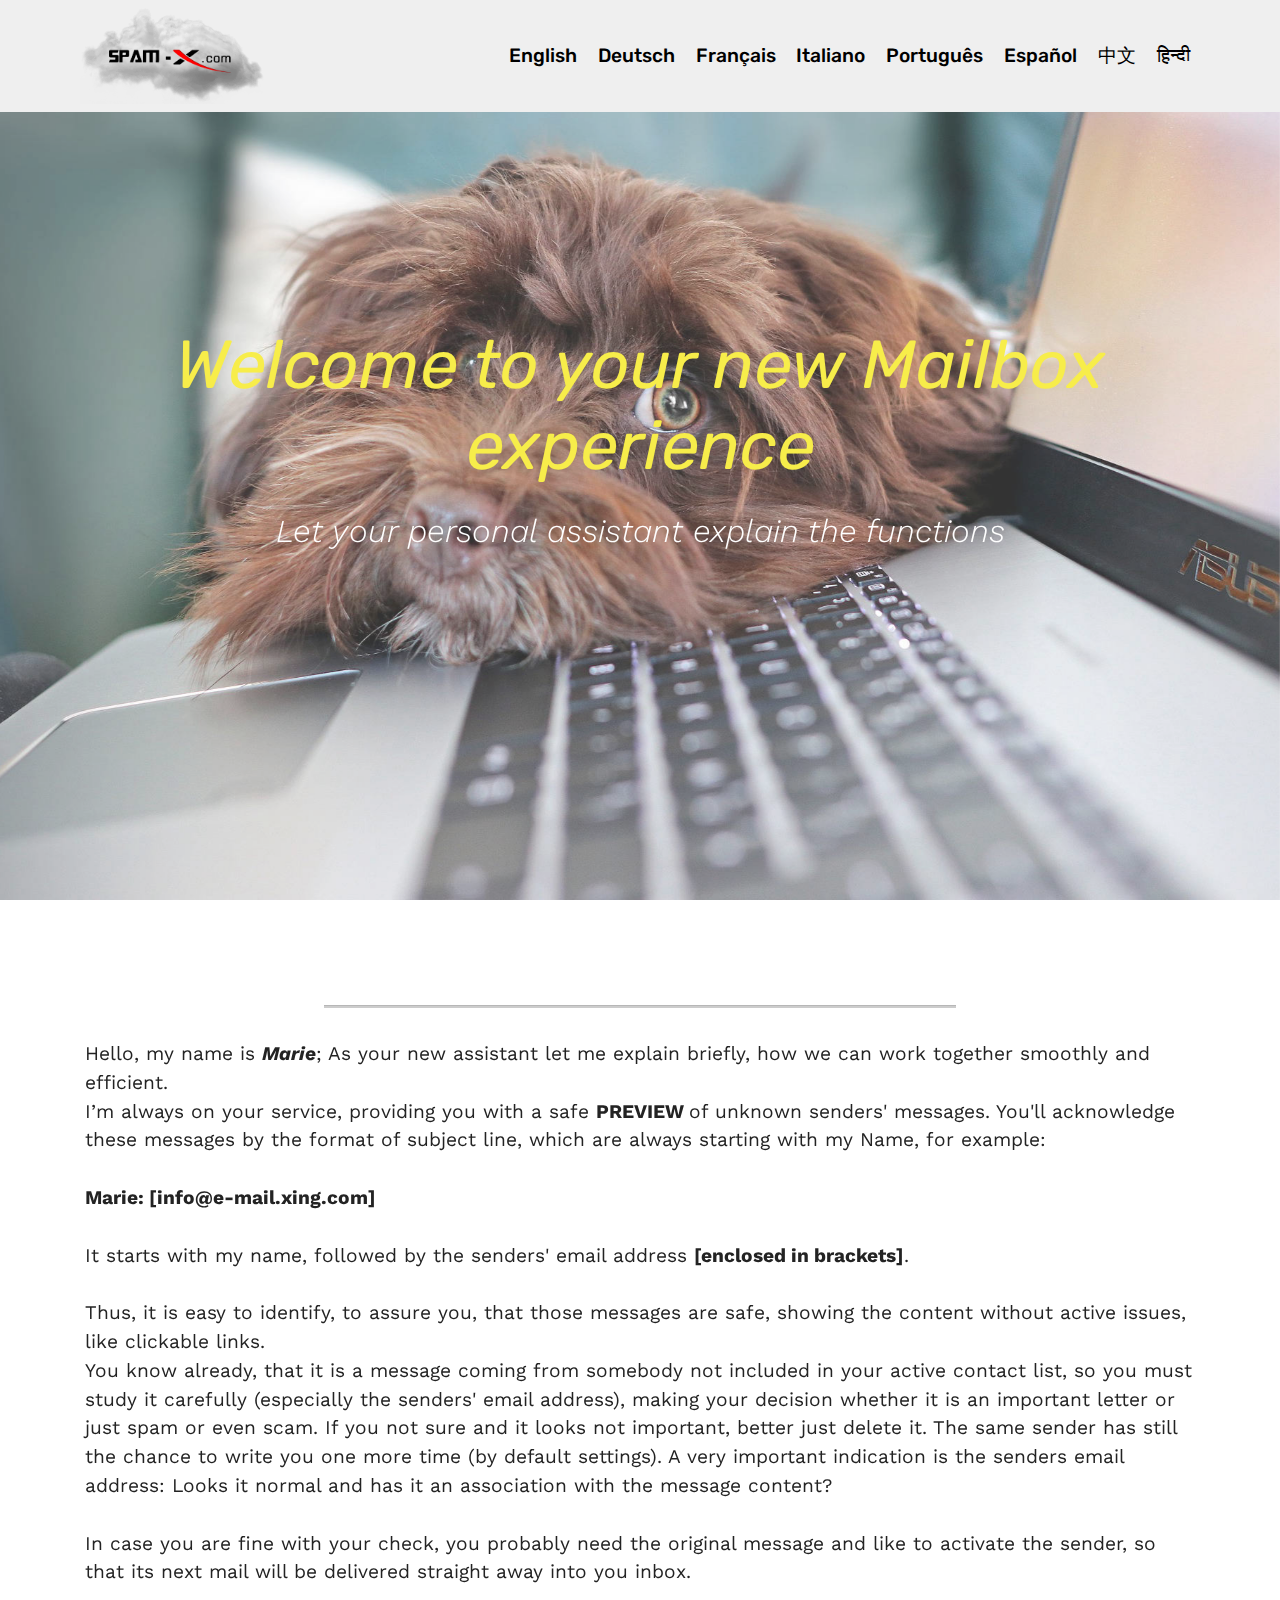
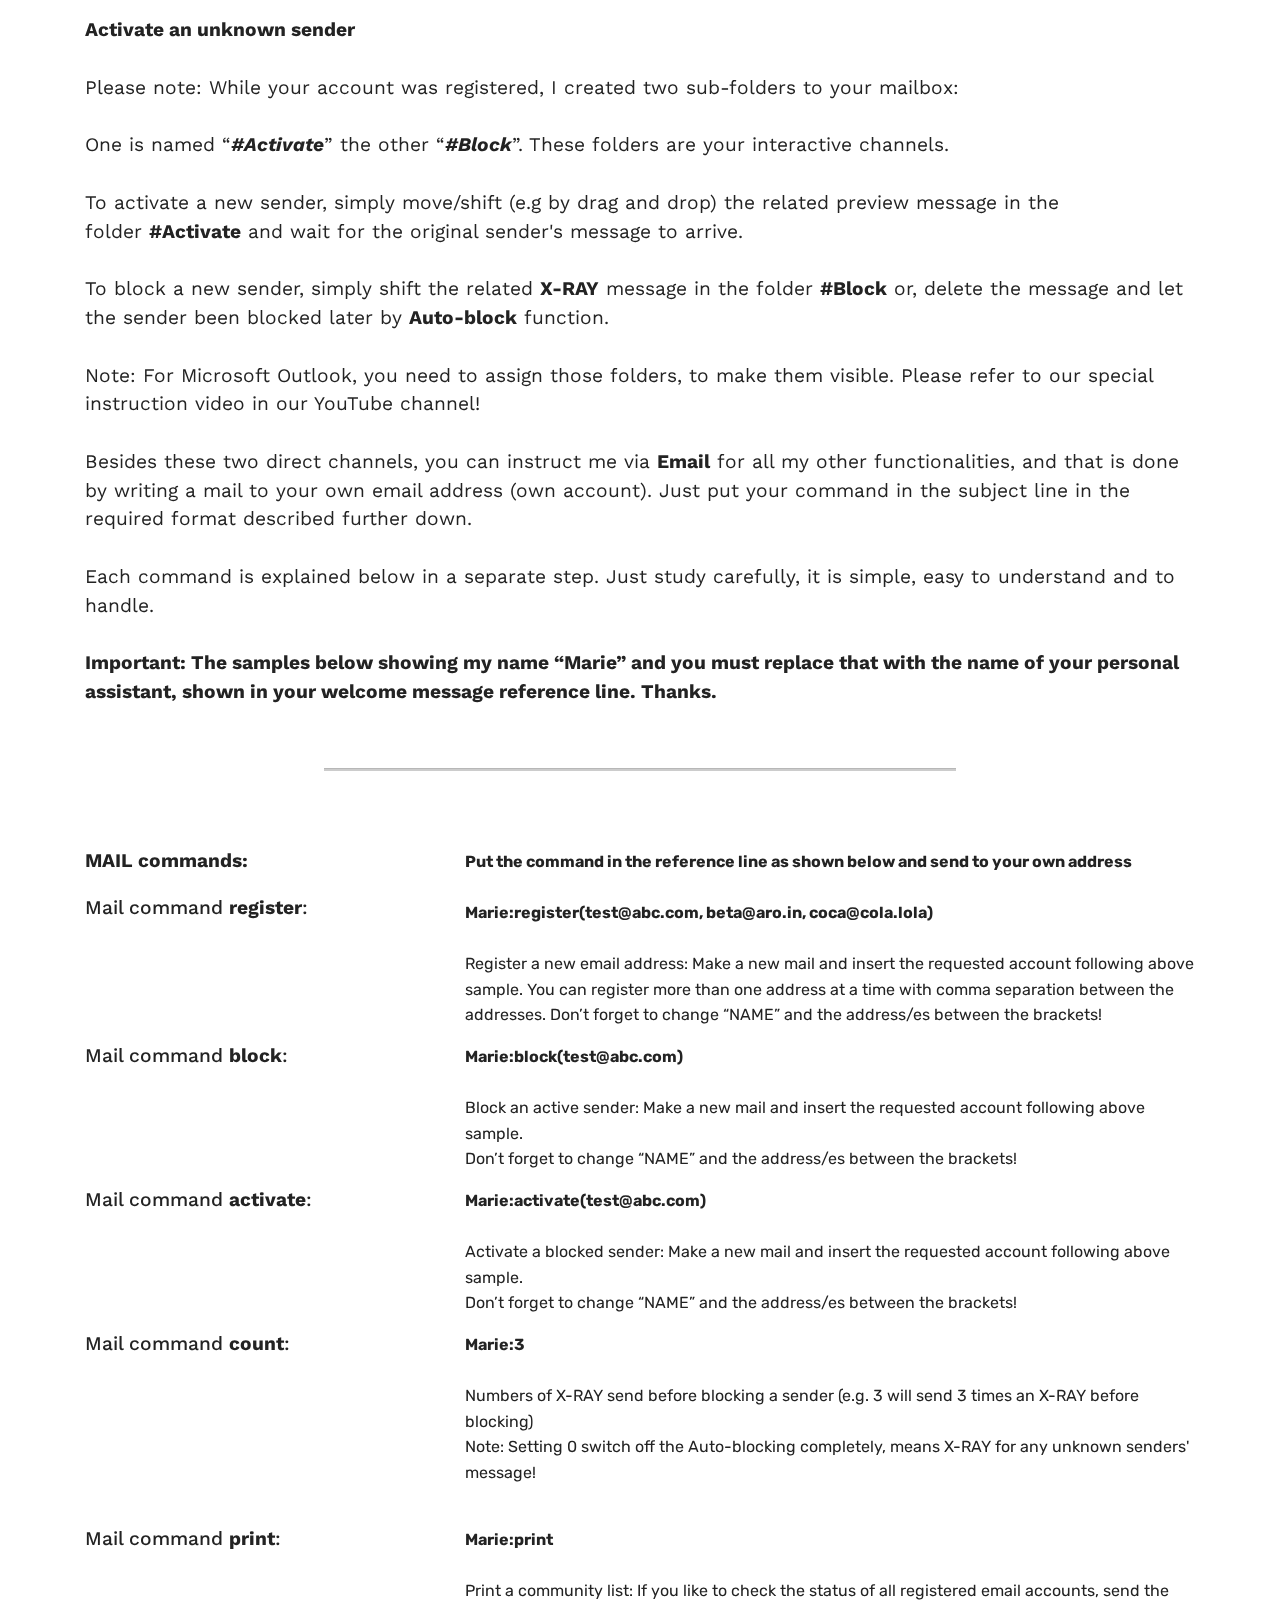
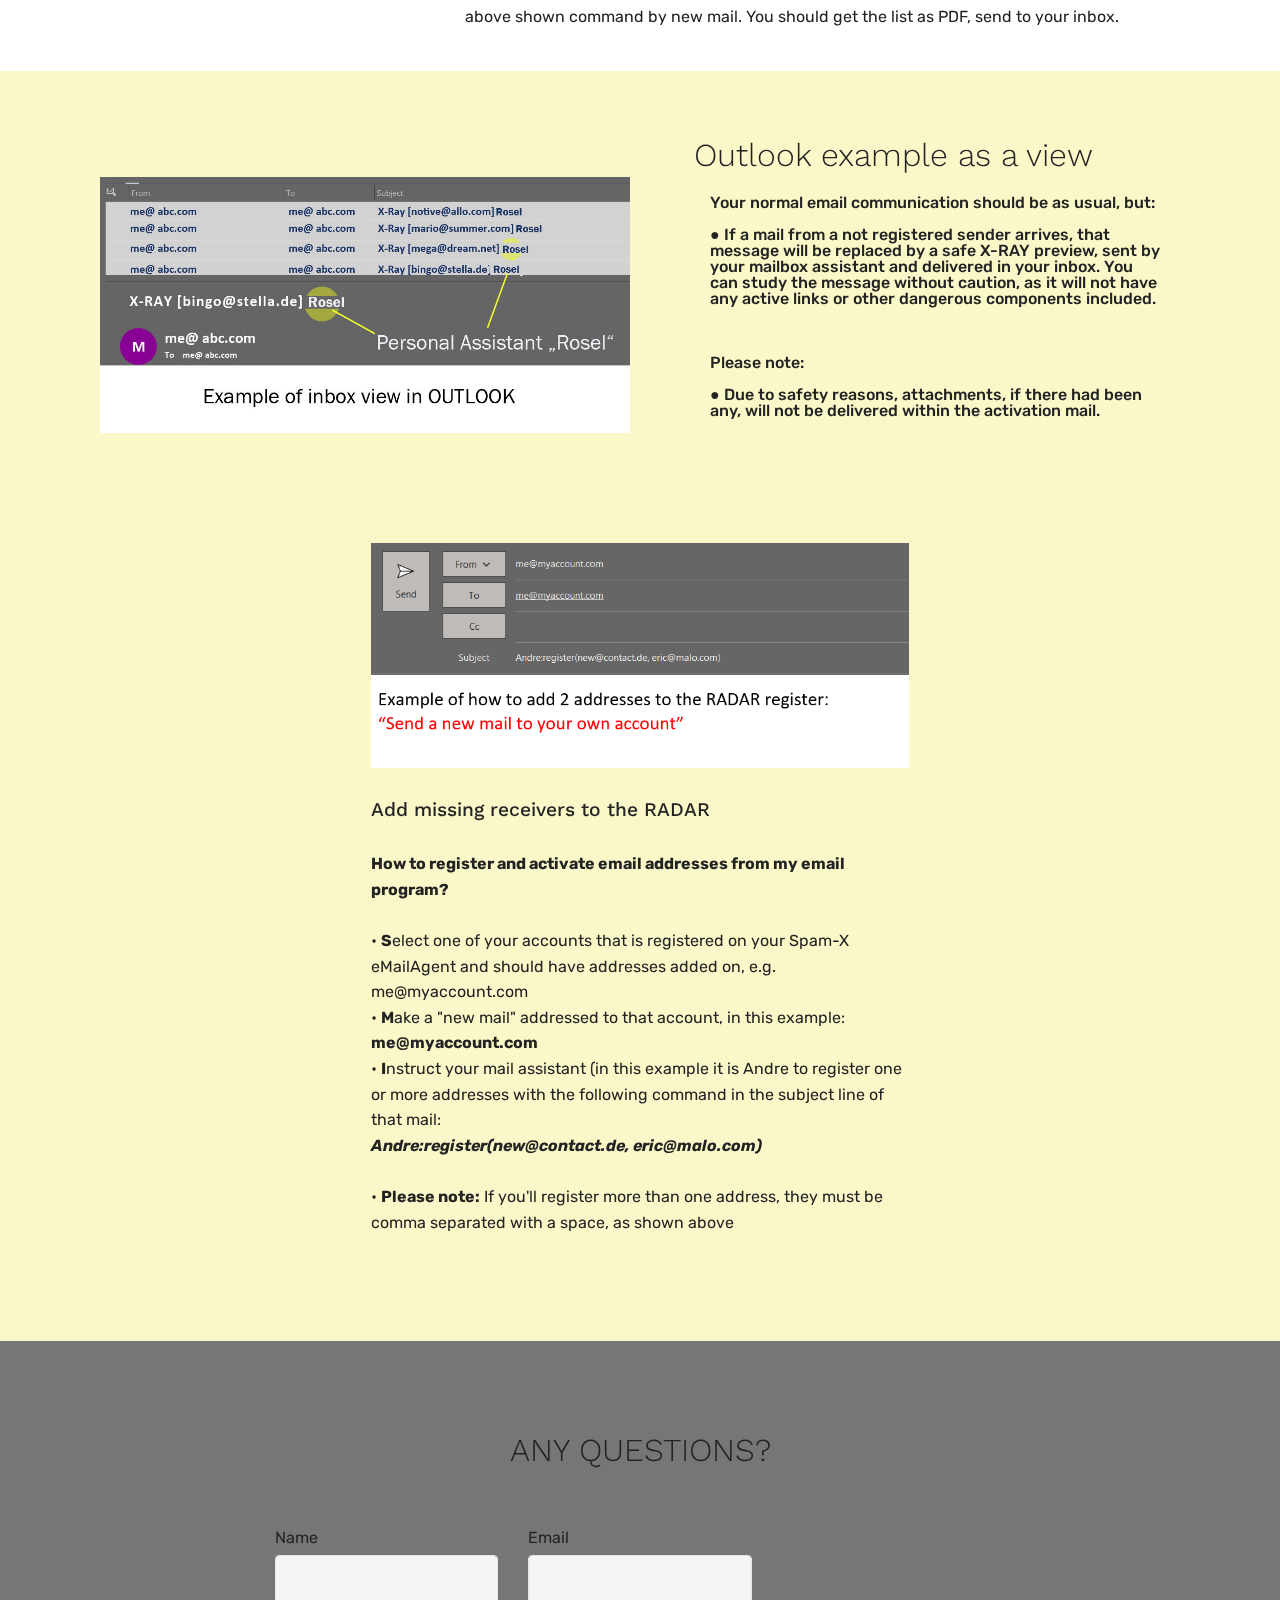
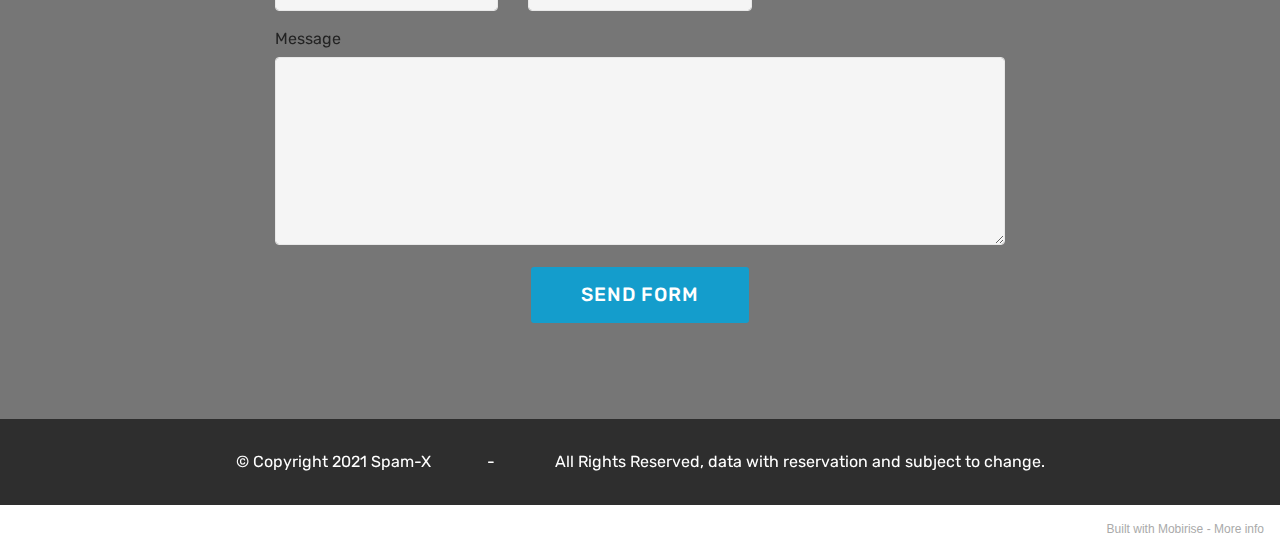
<file: index.html>
<!DOCTYPE html>
<html  >
<head>
  <!-- Site made with Mobirise Website Builder v5.3.0, https://mobirise.com -->
  <meta charset="UTF-8">
  <meta http-equiv="X-UA-Compatible" content="IE=edge">
  <meta name="generator" content="Mobirise v5.3.0, mobirise.com">
  <meta name="viewport" content="width=device-width, initial-scale=1, minimum-scale=1">
  <link rel="shortcut icon" href="assets/images/xc-favicon.png" type="image/x-icon">
  <meta name="description" content="">
  
  
  <title>Spam-X</title>
  <link rel="stylesheet" href="assets/web/assets/mobirise-icons/mobirise-icons.css">
  <link rel="stylesheet" href="assets/bootstrap/css/bootstrap.min.css">
  <link rel="stylesheet" href="assets/bootstrap/css/bootstrap-grid.min.css">
  <link rel="stylesheet" href="assets/bootstrap/css/bootstrap-reboot.min.css">
  <link rel="stylesheet" href="assets/tether/tether.min.css">
  <link rel="stylesheet" href="assets/dropdown/css/style.css">
  <link rel="stylesheet" href="assets/theme/css/style.css">
  <link rel="preload" as="style" href="assets/mobirise/css/mbr-additional.css"><link rel="stylesheet" href="assets/mobirise/css/mbr-additional.css" type="text/css">
  
  
  
  
</head>
<body>
  
  <section class="menu cid-rLmd2iCikw" once="menu" id="menu2-6">

    

    <nav class="navbar navbar-expand beta-menu navbar-dropdown align-items-center navbar-fixed-top navbar-toggleable-sm">
        <button class="navbar-toggler navbar-toggler-right" type="button" data-toggle="collapse" data-target="#navbarSupportedContent" aria-controls="navbarSupportedContent" aria-expanded="false" aria-label="Toggle navigation">
            <div class="hamburger">
                <span></span>
                <span></span>
                <span></span>
                <span></span>
            </div>
        </button>
        <div class="menu-logo">
            <div class="navbar-brand">
                <span class="navbar-logo">
                    <a href="https://spam-x.com" target="_blank">
                        <img src="assets/images/210519-cloud-logo1-495x258.png" alt="Mobirise" title="" style="height: 6rem;">
                    </a>
                </span>
                
            </div>
        </div>
        <div class="collapse navbar-collapse" id="navbarSupportedContent">
            <ul class="navbar-nav nav-dropdown nav-right" data-app-modern-menu="true"><li class="nav-item"><a class="nav-link link text-black display-4" href="https://08-15.github.io/x5IM191222USNONEGAG/" aria-expanded="false">English</a></li><li class="nav-item"><a class="nav-link link text-black display-4" href="https://08-15.github.io/x5IM191222DENONEGAG/" aria-expanded="false">Deutsch</a></li><li class="nav-item"><a class="nav-link link text-black display-4" href="https://08-15.github.io/x5IM191222FRNONEGAG/" aria-expanded="false">
                        Français</a></li><li class="nav-item"><a class="nav-link link text-black display-4" href="https://08-15.github.io/x5IM191222ITNONEGAG/" aria-expanded="false">
                        Italiano</a></li><li class="nav-item"><a class="nav-link link text-black display-4" href="https://08-15.github.io/x5IM191222PTNONEGAG/" aria-expanded="false">
                        Português</a></li><li class="nav-item"><a class="nav-link link text-black display-4" href="https://08-15.github.io/x5IM191222ESNONEGAG/" aria-expanded="false">
                        Español</a></li><li class="nav-item"><a class="nav-link link text-black display-4" href="https://08-15.github.io/x5IM191222CNNONEGAG/" aria-expanded="false">
                        中文</a></li><li class="nav-item"><a class="nav-link link text-black display-4" href="https://08-15.github.io/x5IM191222INNONEGAG/" aria-expanded="false">
                        हिन्दी</a></li></ul>
            
        </div>
    </nav>
</section>

<section class="header9 cid-sxPRfwVBne mbr-fullscreen mbr-parallax-background" id="header9-2i">

    

    <div class="mbr-overlay" style="opacity: 0.2; background-color: rgb(255, 255, 255);">
    </div>

    <div class="container">
        <div class="media-container-column mbr-white">
            <h1 class="mbr-section-title align-left mbr-bold pb-3 mbr-fonts-style display-1"><span style="font-weight: normal;"><em>Welcome to your new Mailbox experience</em></span></h1>
            <h3 class="mbr-section-subtitle align-left mbr-light pb-3 mbr-fonts-style display-2">Let your personal assistant explain the functions<br></h3>
            
            
        </div>
    </div>

    
</section>

<section class="mbr-section article content9 cid-sxQe7jM7ab" id="content9-32">
    
     

    <div class="container">
        <div class="inner-container" style="width: 100%;">
            <hr class="line" style="width: 57%;">
            <div class="section-text align-center mbr-fonts-style display-5">Hello, my name is <strong><em>Marie</em></strong>; As your new assistant let me explain briefly, how we can work together smoothly and efficient.<div> 
</div><div>I’m always on your service, providing you with a safe <strong>PREVIEW&nbsp;</strong>of unknown senders' messages. You'll acknowledge these messages by the format of subject line, which are always starting with my Name, for example:</div><br><strong>Marie: [info@e-mail.xing.com]</strong><br><br>It starts with my name, followed by the senders' email address <strong>[enclosed in brackets]</strong>.<br><br>Thus, it is easy to identify, to assure you, that those messages are safe, showing the content without active issues, like clickable links.<br>You know already, that it is a message coming from somebody not included in your active contact list, so you must study it carefully (especially the senders' email address), making your decision whether it is an important letter or just spam or even scam. If you not sure and it looks not important, better just delete it. The same sender has still the chance to write you one more time (by default settings). A very important indication is the senders email address: Looks it normal and has it an association with the message content?<br><br>In case you are fine with your check, you probably need the original message and like to activate the sender, so that its next mail will be delivered straight away into you inbox. <br><br><strong>Activate an unknown sender</strong><br><br><div><span style="font-size: 1.2rem;">Please note: While your account was registered, I created two sub-folders to your mailbox:</span><br></div><br><div>One is named “<strong><em>#Activate</em></strong>” the other “<strong><em>#Block</em></strong>”. These folders are your interactive channels.</div><br><div>To activate a new sender, simply move/shift (e.g by drag and drop) the related preview&nbsp;message in the folder&nbsp;<strong>#Activate</strong>&nbsp;and wait for the original sender's message to arrive.&nbsp;</div><div><br></div><div>To block a new sender, simply shift the related <strong>X-RAY</strong> message in the folder <strong>#Block</strong> or, delete the message and let the sender been blocked later by <strong>Auto-block</strong> function.&nbsp;</div><div> 
</div><div><br></div><div>Note: For Microsoft Outlook, you need to assign those folders, to make them visible. Please refer to our special instruction video in our YouTube channel!
</div><div> 
</div><div><br></div><div>Besides these two direct channels, you can instruct me via <strong>Email</strong> for all my other functionalities, and that is done by writing a mail to your own email address (own account). Just put your command in the subject line in the required format described further down.</div><br><div>Each command is explained below in a separate step. Just study carefully, it is simple, easy to understand and to handle.</div><br><div>
</div><div> 
</div><div><strong>Important: The samples below showing my name “Marie” and you must replace that with the name of your personal assistant, shown in your welcome message reference line. Thanks. 
</strong></div><div><br></div></div>
            <hr class="line" style="width: 57%;">
        </div>
        </div>
</section>

<section class="content10 cid-sxQnrrAKWl" id="content10-3n">
    
    <div class="container">
        <div class="row justify-content-center">
            <div class="col-12 col-md">
                <h5 class="mbr-section-title mbr-fonts-style mb-4 display-5"><strong>MAIL commands:</strong></h5>
                <h6 class="mbr-section-subtitle mbr-fonts-style mb-4 display-5">Mail command <strong>register</strong>:</h6>
            </div>
            <div class="col-md-12 col-lg-8">
                <p class="mbr-text mbr-fonts-style display-7"><strong>Put the command in the reference line as shown below and send to your own address<br></strong><br><strong>Marie:register(test@abc.com, beta@aro.in, coca@cola.lola)</strong><br><br>Register a new email address: Make a new mail and insert the requested account following above sample. You can register more than one address at a time with comma separation between the addresses. Don’t forget to change “NAME” and the address/es between the brackets!<br></p>
            </div>
        </div>
    </div>
</section>

<section class="content10 cid-sxQnKmZiR3" id="content10-3o">
    
    <div class="container">
        <div class="row justify-content-center">
            <div class="col-12 col-md">
                
                <h6 class="mbr-section-subtitle mbr-fonts-style mb-4 display-5">Mail command <strong>block</strong>:</h6>
            </div>
            <div class="col-md-12 col-lg-8">
                <p class="mbr-text mbr-fonts-style display-7"><strong>Marie:block(test@abc.com)</strong><br><br>Block an active sender: Make a new mail and insert the requested account following above sample.
<br>Don’t forget to change “NAME” and the address/es between the brackets!&nbsp;<br></p>
            </div>
        </div>
    </div>
</section>

<section class="content10 cid-sxQoqzs8VP" id="content10-3p">
    
    <div class="container">
        <div class="row justify-content-center">
            <div class="col-12 col-md">
                
                <h6 class="mbr-section-subtitle mbr-fonts-style mb-4 display-5">Mail command <strong>activate</strong>:</h6>
            </div>
            <div class="col-md-12 col-lg-8">
                <p class="mbr-text mbr-fonts-style display-7"><strong>Marie:activate(test@abc.com)<br></strong><br>Activate a blocked sender: Make a new mail and insert the requested account following above sample.<br>Don’t forget to change “NAME” and the address/es between the brackets!<br></p>
            </div>
        </div>
    </div>
</section>

<section class="content10 cid-sxQoARCsFR" id="content10-3q">
    
    <div class="container">
        <div class="row justify-content-center">
            <div class="col-12 col-md">
                
                <h6 class="mbr-section-subtitle mbr-fonts-style mb-4 display-5">Mail command <strong>count</strong>:</h6>
            </div>
            <div class="col-md-12 col-lg-8">
                <p class="mbr-text mbr-fonts-style display-7"><strong>Marie:3</strong><br><br>Numbers of X-RAY send before blocking a sender (e.g. 3 will send 3 times an X-RAY before blocking)<br>Note: Setting 0 switch off the Auto-blocking completely, means X-RAY for any unknown senders' message!&nbsp;<br><br></p>
            </div>
        </div>
    </div>
</section>

<section class="content10 cid-sxQoDVoUL5" id="content10-3s">
    
    <div class="container">
        <div class="row justify-content-center">
            <div class="col-12 col-md">
                
                <h6 class="mbr-section-subtitle mbr-fonts-style mb-4 display-5">Mail command <strong>print</strong>:</h6>
            </div>
            <div class="col-md-12 col-lg-8">
                <p class="mbr-text mbr-fonts-style display-7"><strong>Marie:print</strong><br><br>Print a community list: If you like to check the status of all registered email accounts, send the above shown command by new mail. You should get the list as PDF, send to your inbox.<br><br></p>
            </div>
        </div>
    </div>
</section>

<section class="features11 cid-rRSodHeOnN" id="features11-1c">

    

    

    <div class="container">   
        <div class="col-md-12">
            <div class="media-container-row">
                <div class="mbr-figure m-auto" style="width: 55%;">
                    <img src="assets/images/200301-email-assistant-1036x500.jpg" alt="Outlook inbox view example" title="Outlook inbox view example">
                </div>
                <div class=" align-left aside-content">
                    <h2 class="mbr-title pt-2 mbr-fonts-style display-2">Outlook example as a view</h2>
                    <div class="mbr-section-text">
                        
                    </div>

                    <div class="block-content">
                        <div class="card p-3 pr-3">
                            <div class="media">
                                     
                                <div class="media-body">
                                    <h4 class="card-title mbr-fonts-style display-7">Your normal email communication should be as usual, but:<br><br>● If a mail from a not registered sender arrives, that message will be replaced by a safe X-RAY preview, sent by your mailbox assistant and delivered in your inbox. You can study the message without caution, as it will not have any active links or other dangerous components included.<br><br><div><br><br>Please note: <br><br>● Due to safety reasons, attachments, if there had been any, will not be delivered within the activation mail.<br><br><br></div></h4>
                                </div>
                            </div>                

                            <div class="card-box">
                                
                            </div>
                        </div>

                        
                    </div>
                </div>
            </div>
        </div> 
    </div>          
</section>

<section class="services1 cid-rVn1eOqBkI" id="services1-1j">
    <!---->
    
    <!---->
    <!--Overlay-->
    
    <!--Container-->
    <div class="container">
        <div class="row justify-content-center">
            <!--Titles-->
            <div class="title pb-5 col-12">
                
                
            </div>
            <!--Card-1-->
            <div class="card col-12 col-md-6 p-3 last-child">
                <div class="card-wrapper">
                    <div class="card-img">
                        <img src="assets/images/200322-register-to-radar.png" alt="Mobirise" title="">
                    </div>
                    <div class="card-box">
                        <h4 class="card-title mbr-fonts-style display-5">Add missing receivers to the RADAR</h4>
                        <p class="mbr-text mbr-fonts-style display-7"><strong>How to register and activate email addresses from my email program?</strong>
<br>
<br>• <strong>S</strong>elect one of your accounts that is registered on your Spam-X eMailAgent and should have addresses added on, e.g. me@myaccount.com 
<br>• <strong>M</strong>ake a "new mail" addressed to that account, in this example: <strong>me@myaccount.com</strong> 
<br>• <strong>I</strong>nstruct your mail assistant (in this example it is Andre to register one or more addresses with the following command in the subject line of that mail:
<br><strong><em>Andre:register(new@contact.de, eric@malo.com)</em></strong>
<br>
<br>• <strong>Please note:</strong> If you'll register more than one address, they must be comma separated with a space, as shown above</p>
                        <!--Btn-->
                        
                    </div>
                </div>
            </div>
            <!--Card-2-->
            
            <!--Card-3-->
            
            <!--Card-4-->
            
        </div>
    </div>
</section>

<section class="mbr-section form1 cid-rLJjMKv7Ut" id="form1-f">

    

    
    <div class="container">
        <div class="row justify-content-center">
            <div class="title col-12 col-lg-8">
                <h2 class="mbr-section-title align-center pb-3 mbr-fonts-style display-2">ANY QUESTIONS?</h2>
                
            </div>
        </div>
    </div>
    <div class="container">
        <div class="row justify-content-center">
            <div class="media-container-column col-lg-8" data-form-type="formoid">
                <!---Formbuilder Form--->
                <form action="https://mobirise.eu/" method="POST" class="mbr-form form-with-styler" data-form-title="Mobirise Form"><input type="hidden" name="email" data-form-email="true" value="SZLUbWWIwUwr3mQbVn3EPJoH6NpQhadJ5saQxTdFRqYqfxkLckDs8eLGvt8iZ5g7NALnRMjVC0/ECYEen8q+eUtQ1RU02WXB0iDIhIjy1jLT7lydmF93Ek8G/+Gd0EhL">
                    <div class="row">
                        <div hidden="hidden" data-form-alert="" class="alert alert-success col-12">Thanks for filling out the form!</div>
                        <div hidden="hidden" data-form-alert-danger="" class="alert alert-danger col-12">
                        </div>
                    </div>
                    <div class="dragArea row">
                        <div class="col-md-4  form-group" data-for="name">
                            <label for="name-form1-f" class="form-control-label mbr-fonts-style display-7">Name</label>
                            <input type="text" name="name" data-form-field="Name" required="required" class="form-control display-7" id="name-form1-f">
                        </div>
                        <div class="col-md-4  form-group" data-for="email">
                            <label for="email-form1-f" class="form-control-label mbr-fonts-style display-7">Email</label>
                            <input type="email" name="email" data-form-field="Email" required="required" class="form-control display-7" id="email-form1-f">
                        </div>
                        
                        <div data-for="message" class="col-md-12 form-group">
                            <label for="message-form1-f" class="form-control-label mbr-fonts-style display-7">Message</label>
                            <textarea name="message" data-form-field="Message" class="form-control display-7" id="message-form1-f"></textarea>
                        </div>
                        <div class="col-md-12 input-group-btn align-center"><button type="submit" class="btn btn-primary btn-form display-4">SEND FORM</button></div>
                    </div>
                </form><!---Formbuilder Form--->
            </div>
        </div>
    </div>
</section>

<section once="footers" class="cid-rLmfpDosEq" id="footer6-7">

    

    

    <div class="container">
        <div class="media-container-row align-center mbr-white">
            <div class="col-12">
                <p class="mbr-text mb-0 mbr-fonts-style display-7">
                    © Copyright 2021 Spam-X &nbsp; &nbsp; &nbsp; &nbsp; &nbsp; &nbsp; &nbsp;- &nbsp; &nbsp; &nbsp; &nbsp; &nbsp; &nbsp; &nbsp; All Rights Reserved, data with reservation and subject to change.</p>
            </div>
        </div>
    </div>
</section><section style="background-color: #fff; font-family: -apple-system, BlinkMacSystemFont, 'Segoe UI', 'Roboto', 'Helvetica Neue', Arial, sans-serif; color:#aaa; font-size:12px; padding: 0; align-items: center; display: flex;"><a href="https://mobirise.site/a" style="flex: 1 1; height: 3rem; padding-left: 1rem;"></a><p style="flex: 0 0 auto; margin:0; padding-right:1rem;">Built with Mobirise - <a href="https://mobirise.site/l" style="color:#aaa;">More info</a></p></section><script src="assets/web/assets/jquery/jquery.min.js"></script>  <script src="assets/popper/popper.min.js"></script>  <script src="assets/bootstrap/js/bootstrap.min.js"></script>  <script src="assets/tether/tether.min.js"></script>  <script src="assets/smoothscroll/smooth-scroll.js"></script>  <script src="assets/dropdown/js/nav-dropdown.js"></script>  <script src="assets/dropdown/js/navbar-dropdown.js"></script>  <script src="assets/touchswipe/jquery.touch-swipe.min.js"></script>  <script src="assets/parallax/jarallax.min.js"></script>  <script src="assets/theme/js/script.js"></script>  <script src="assets/formoid/formoid.min.js"></script>  
  
  
</body>
</html>
</file>
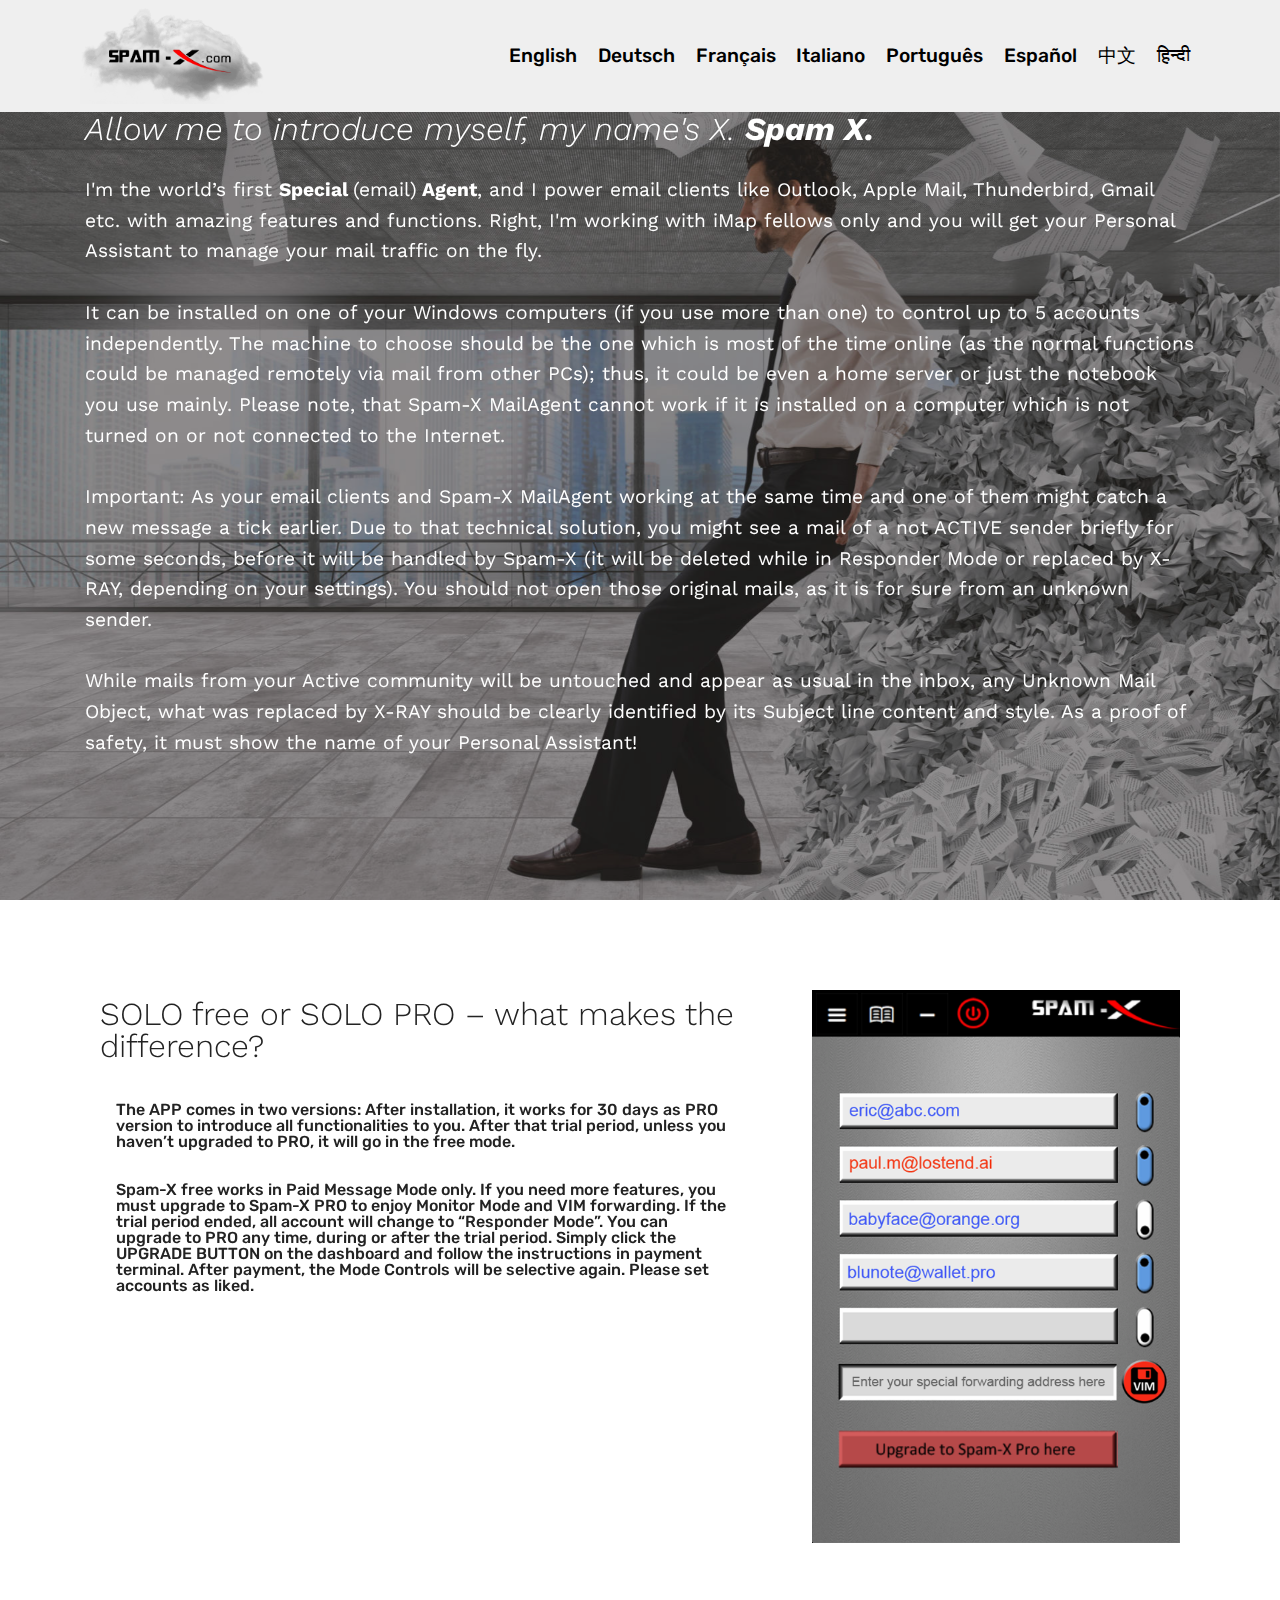
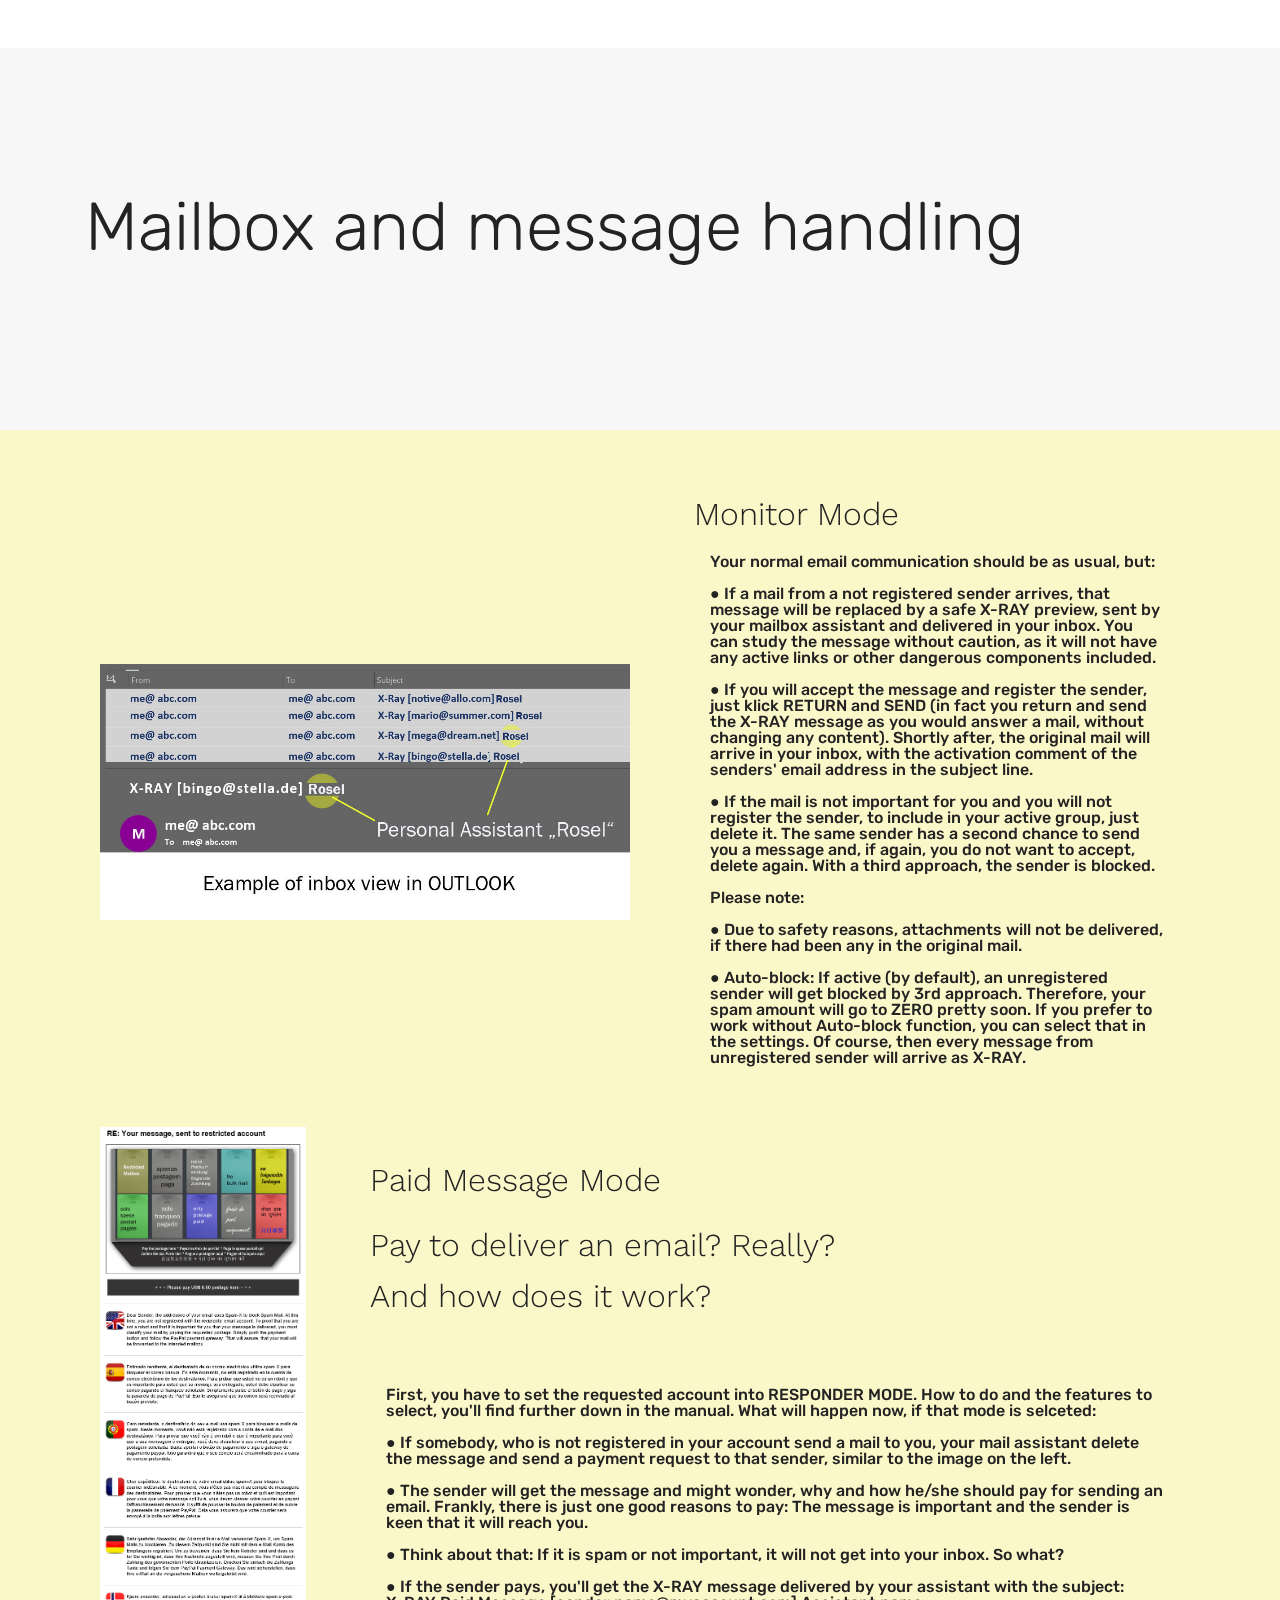
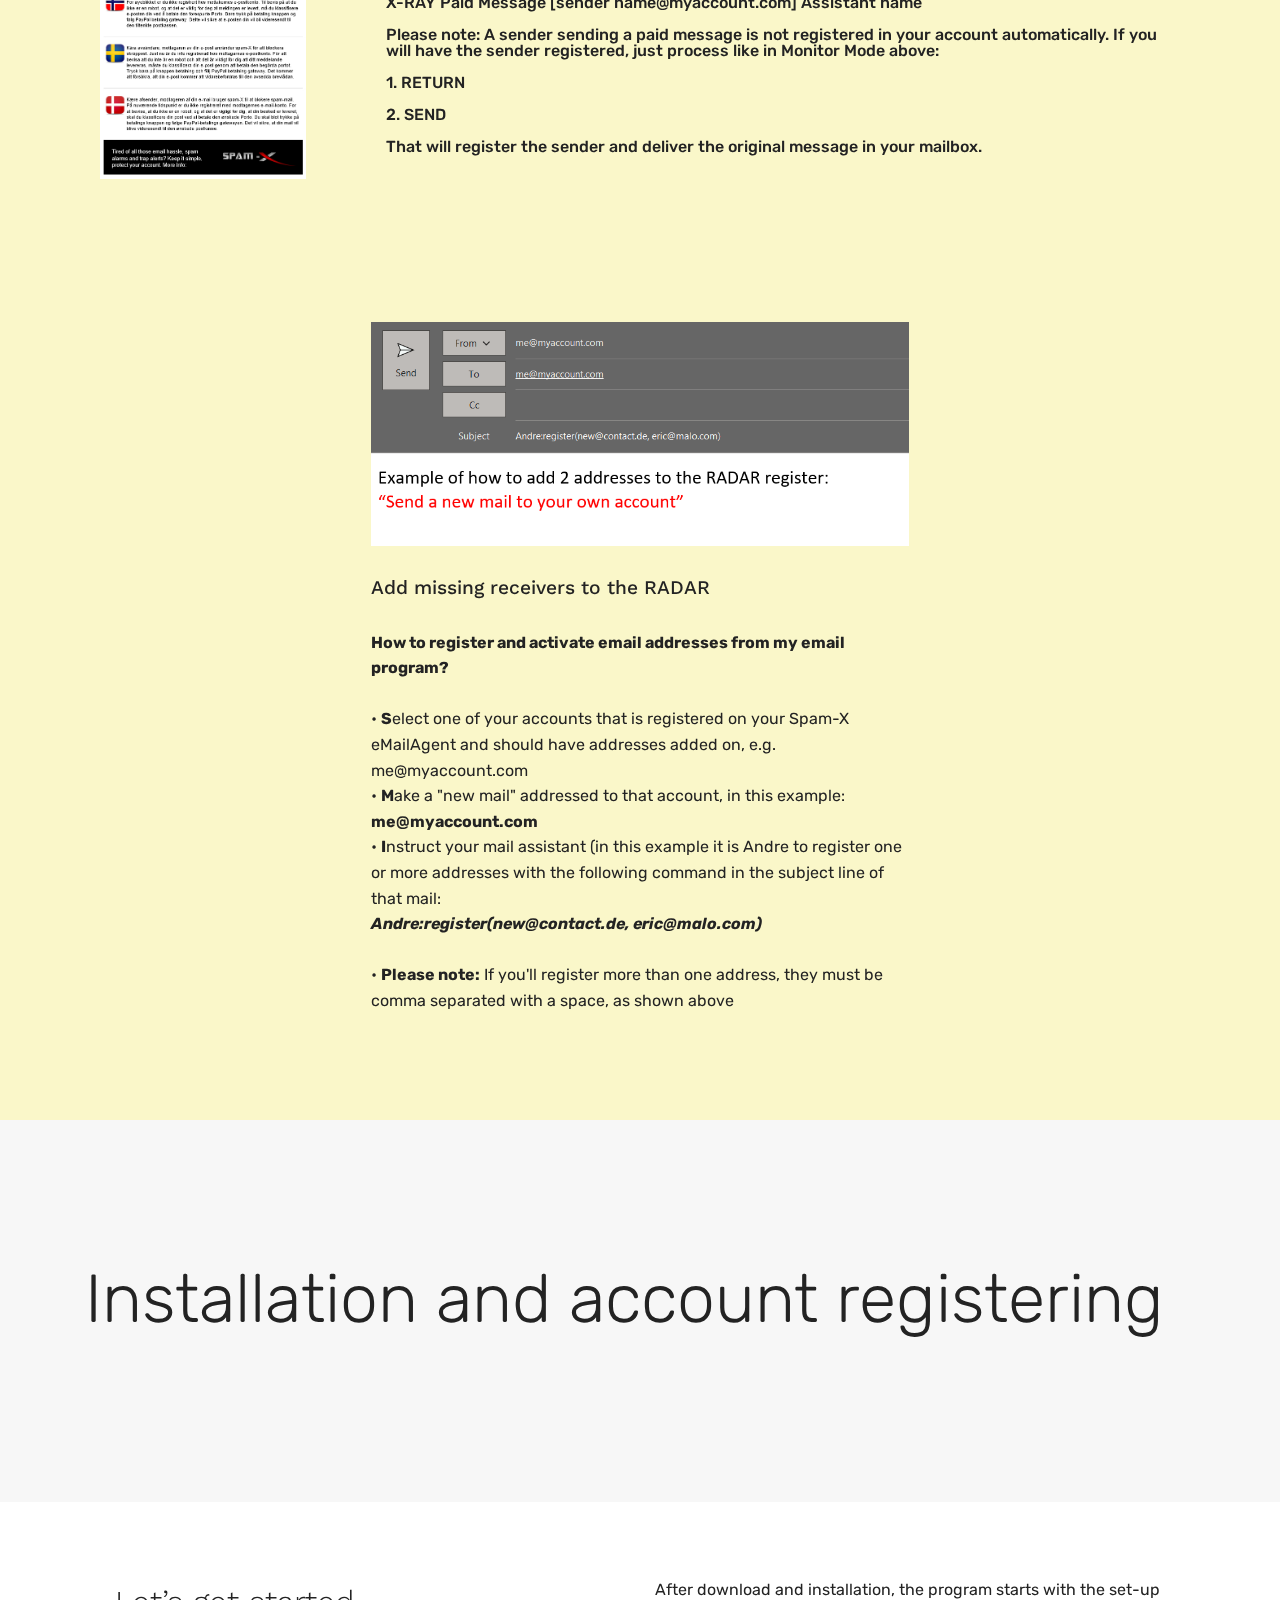
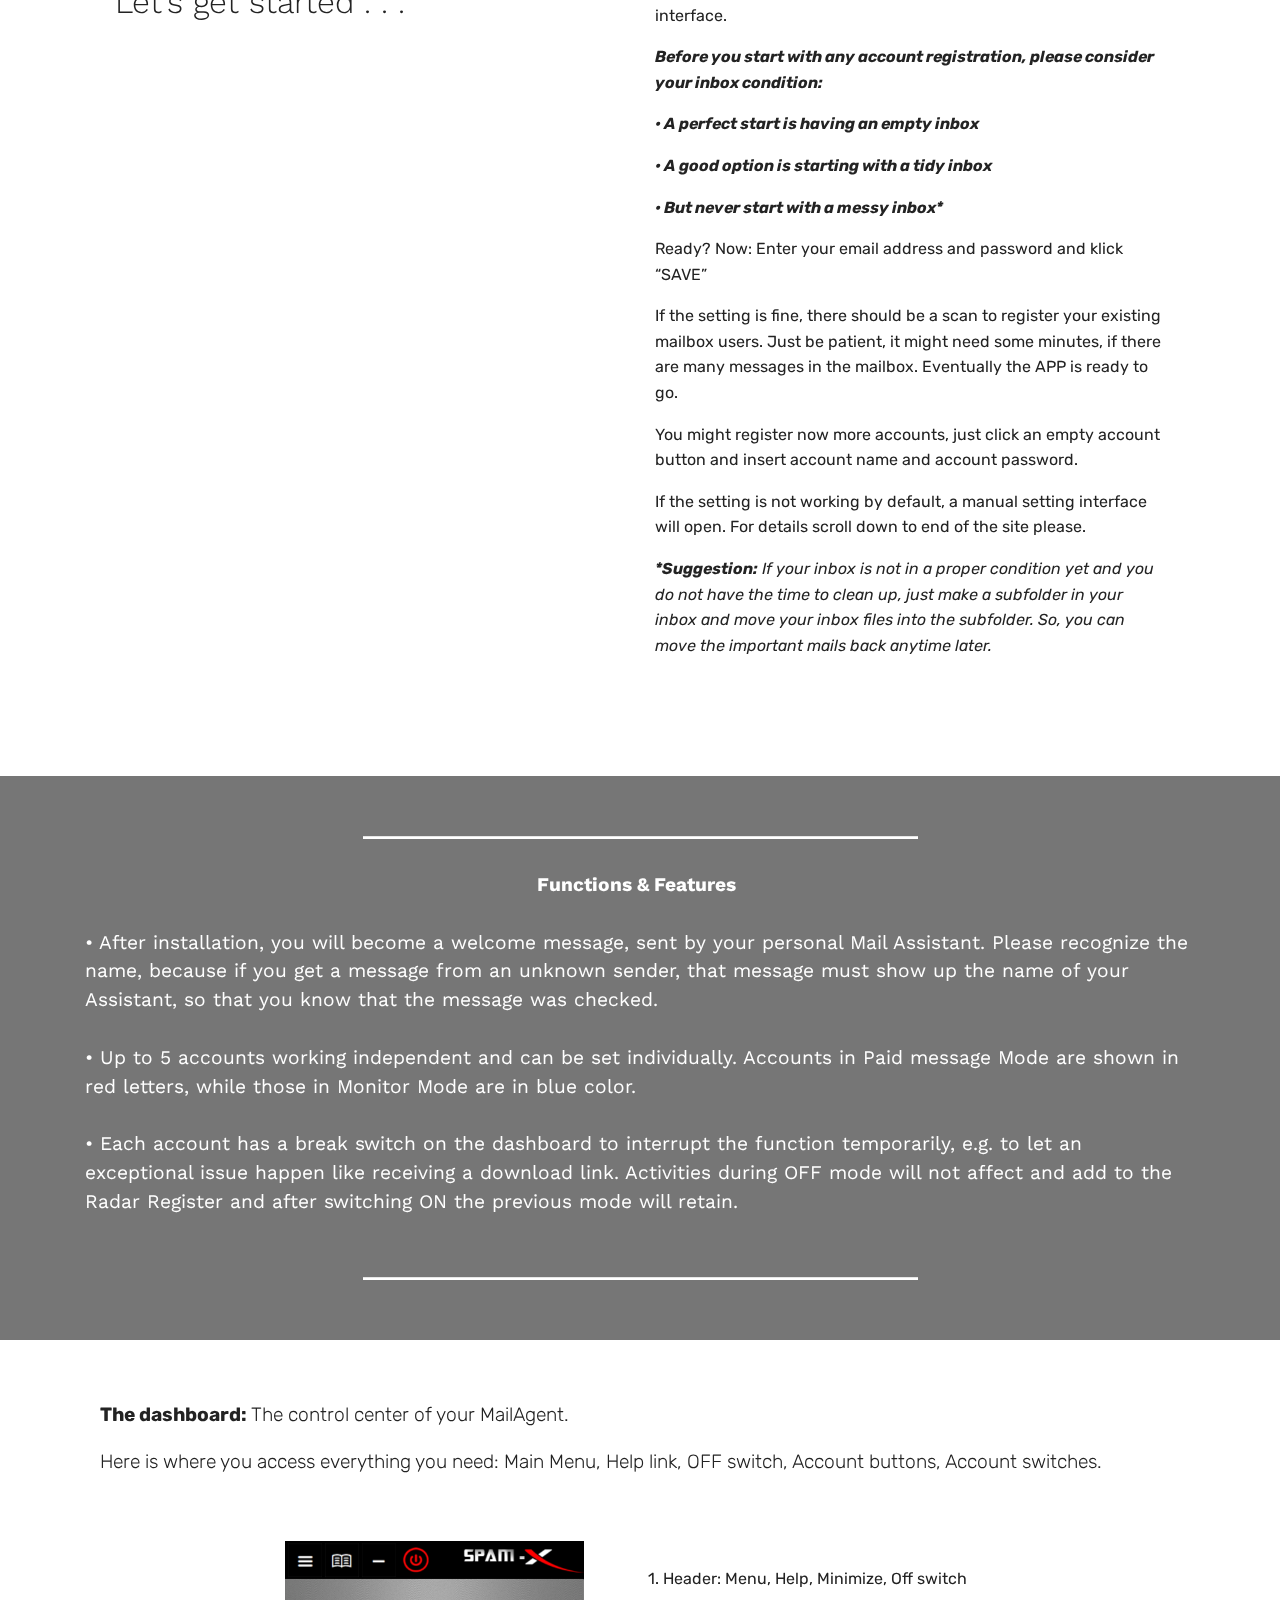
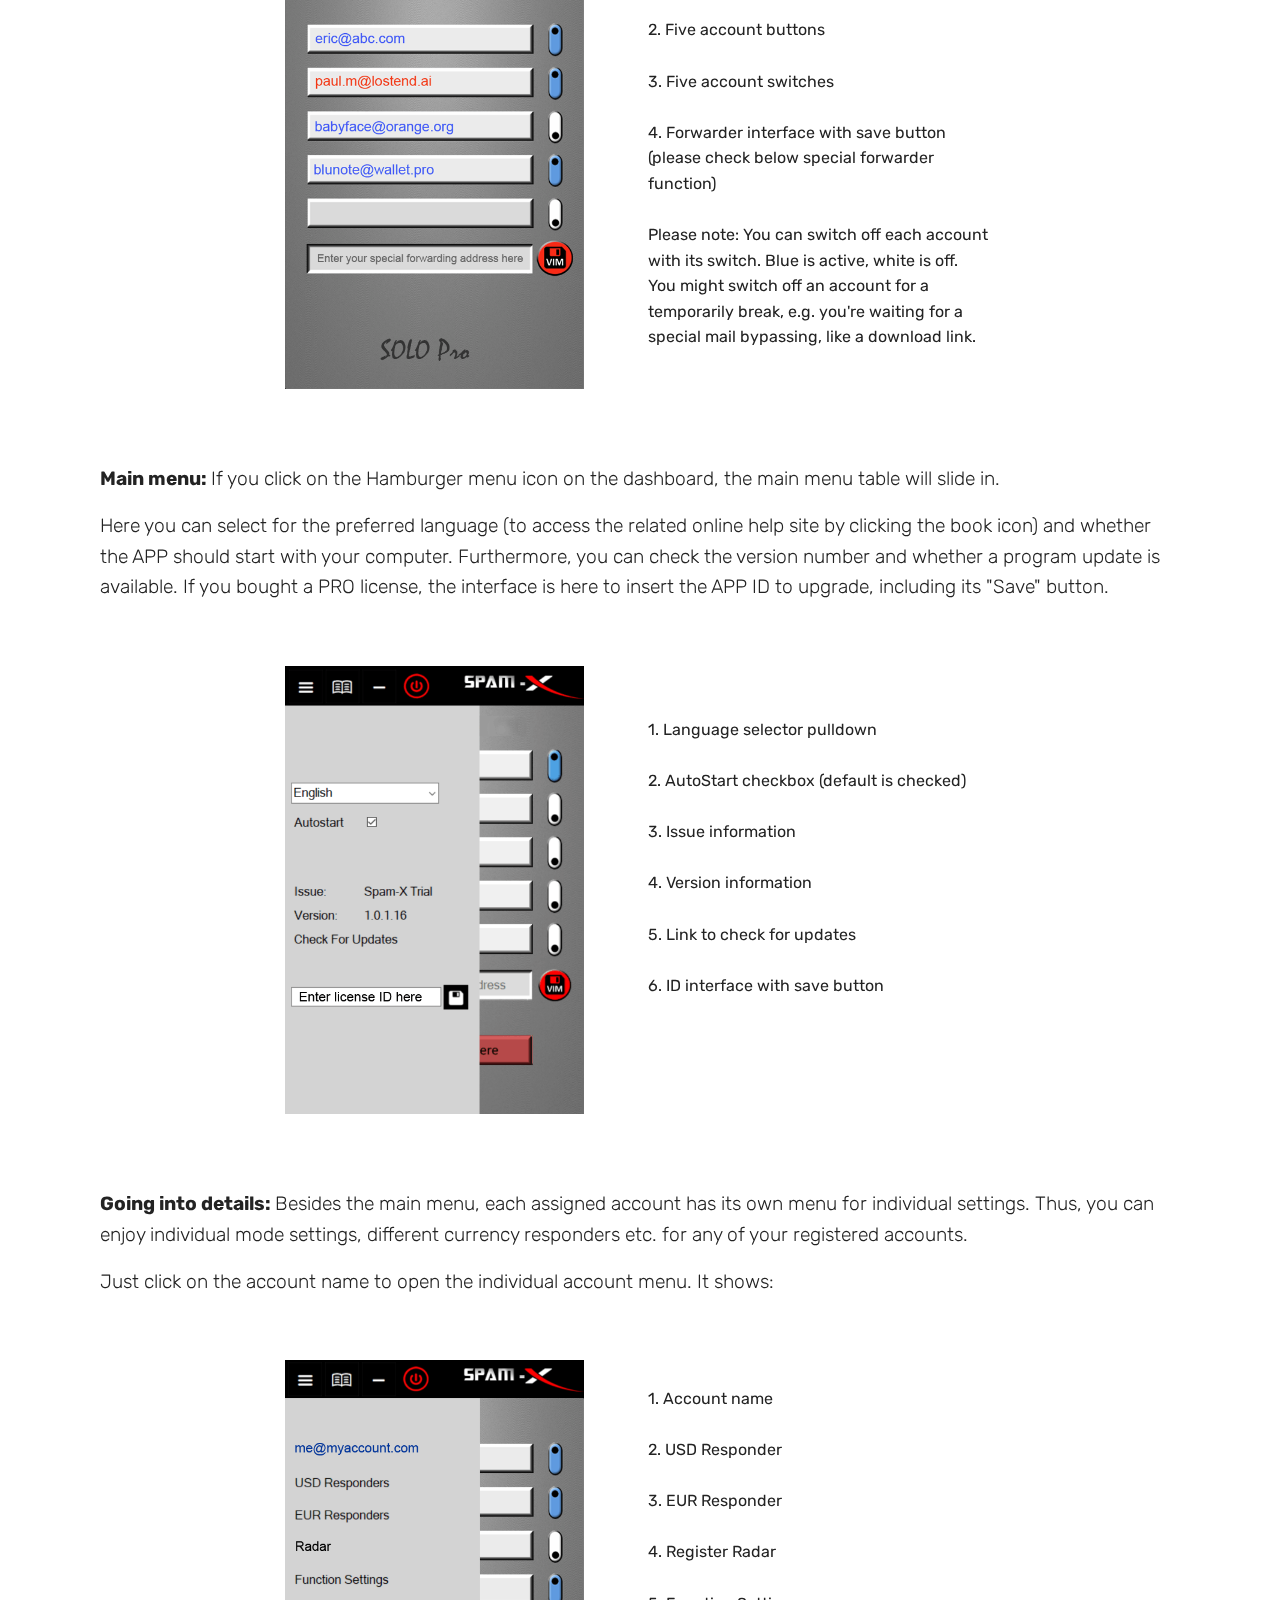
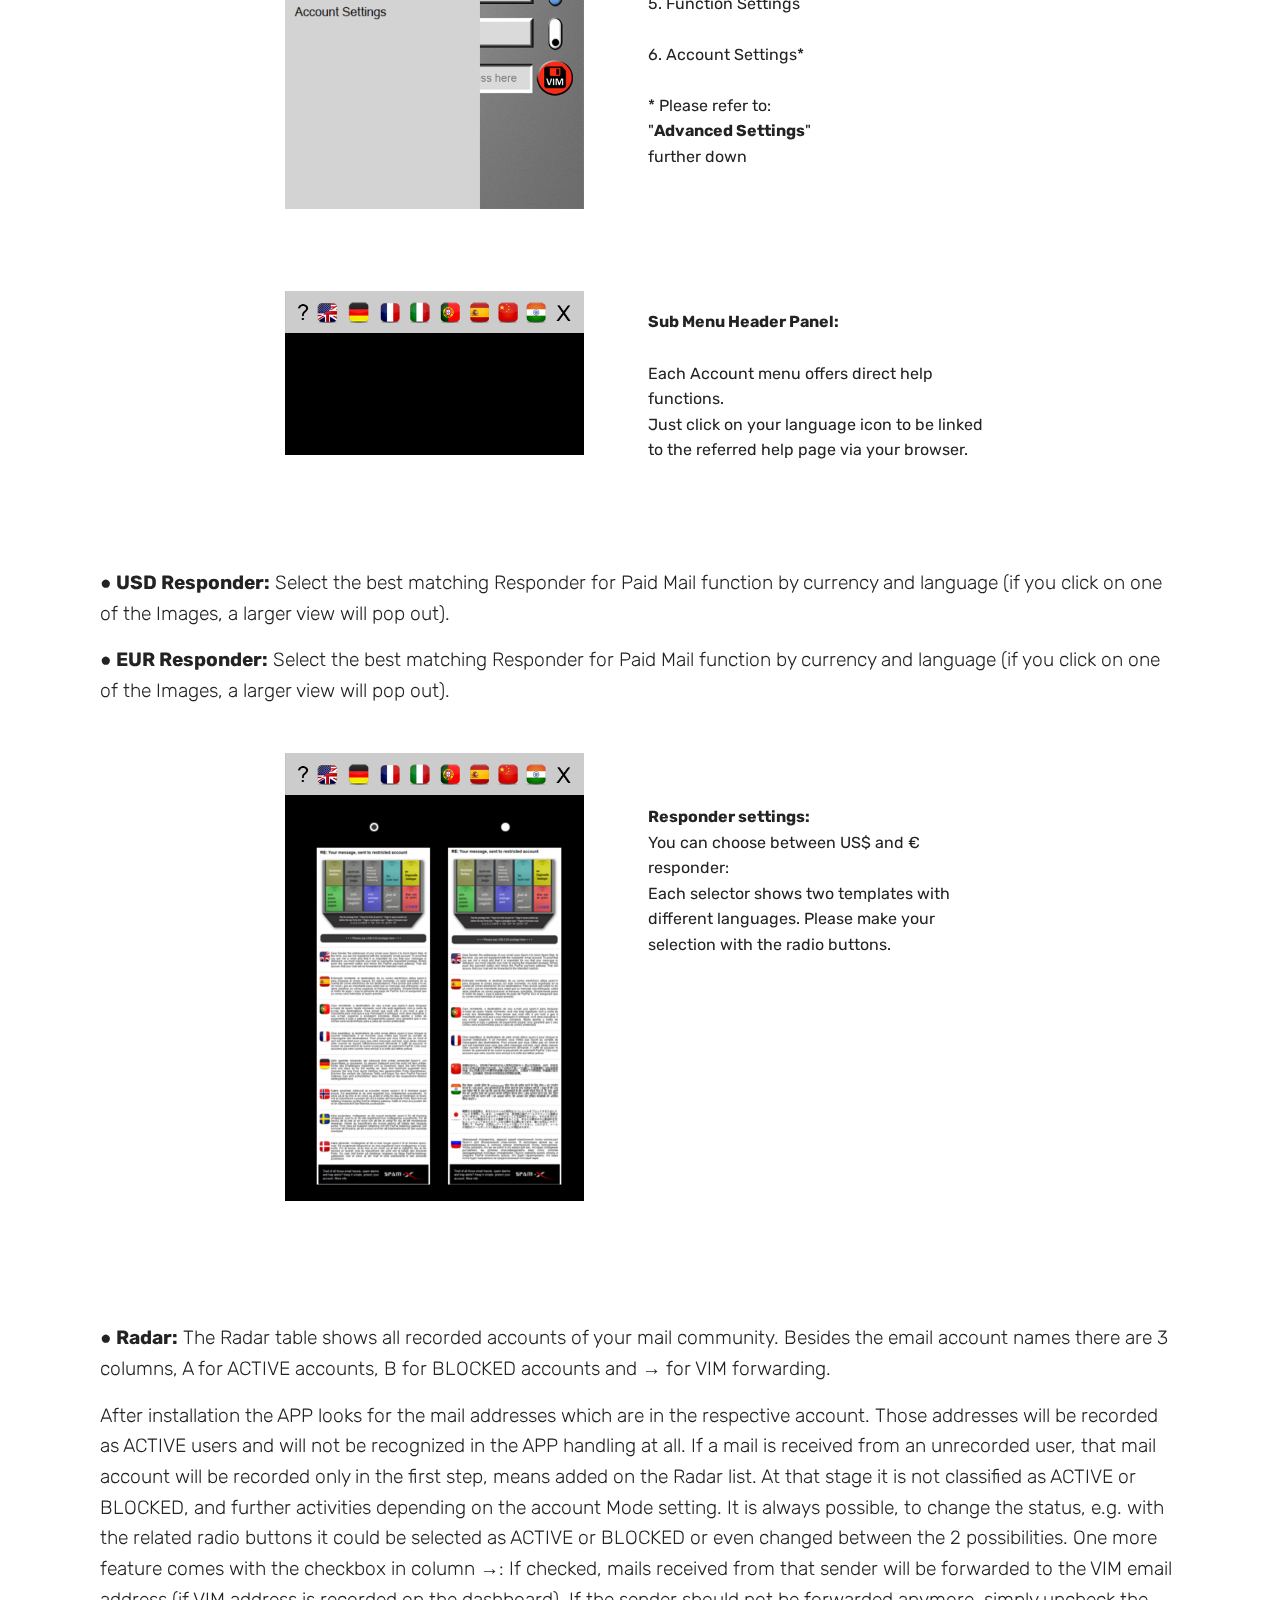
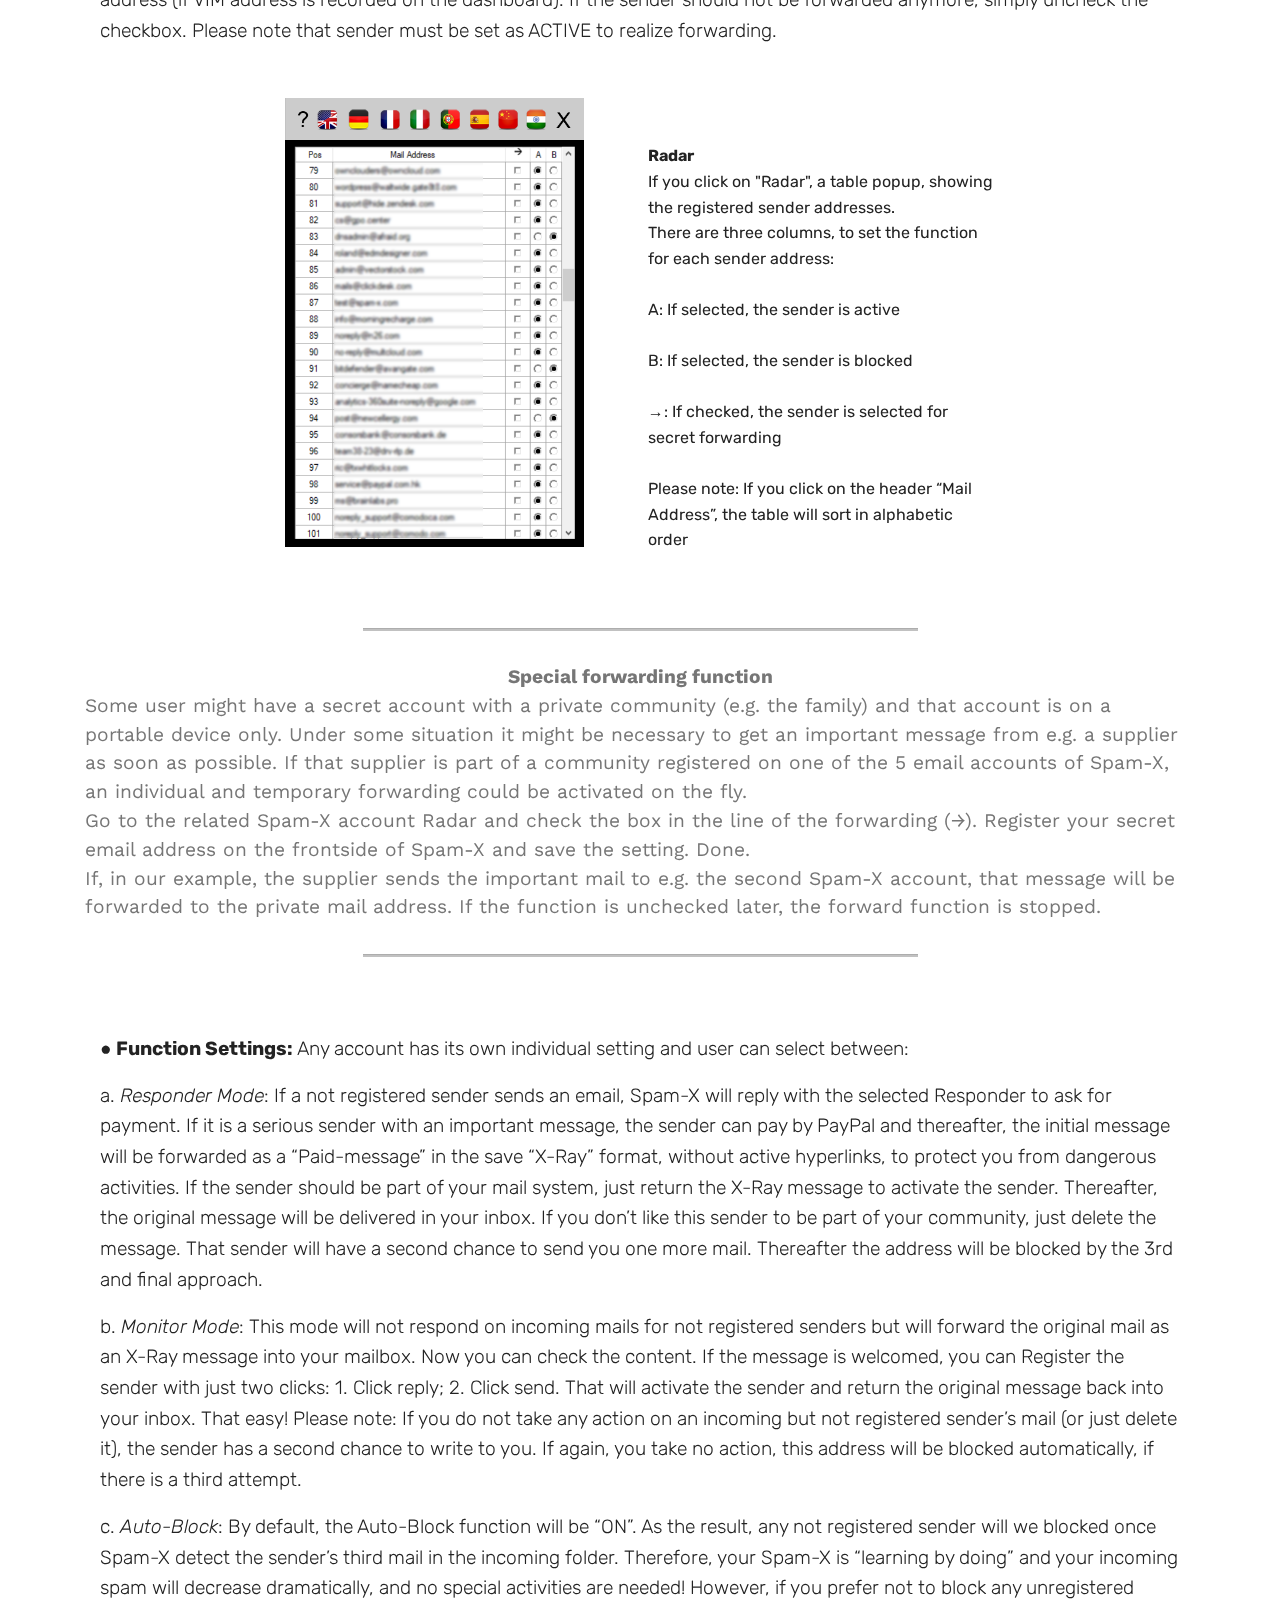
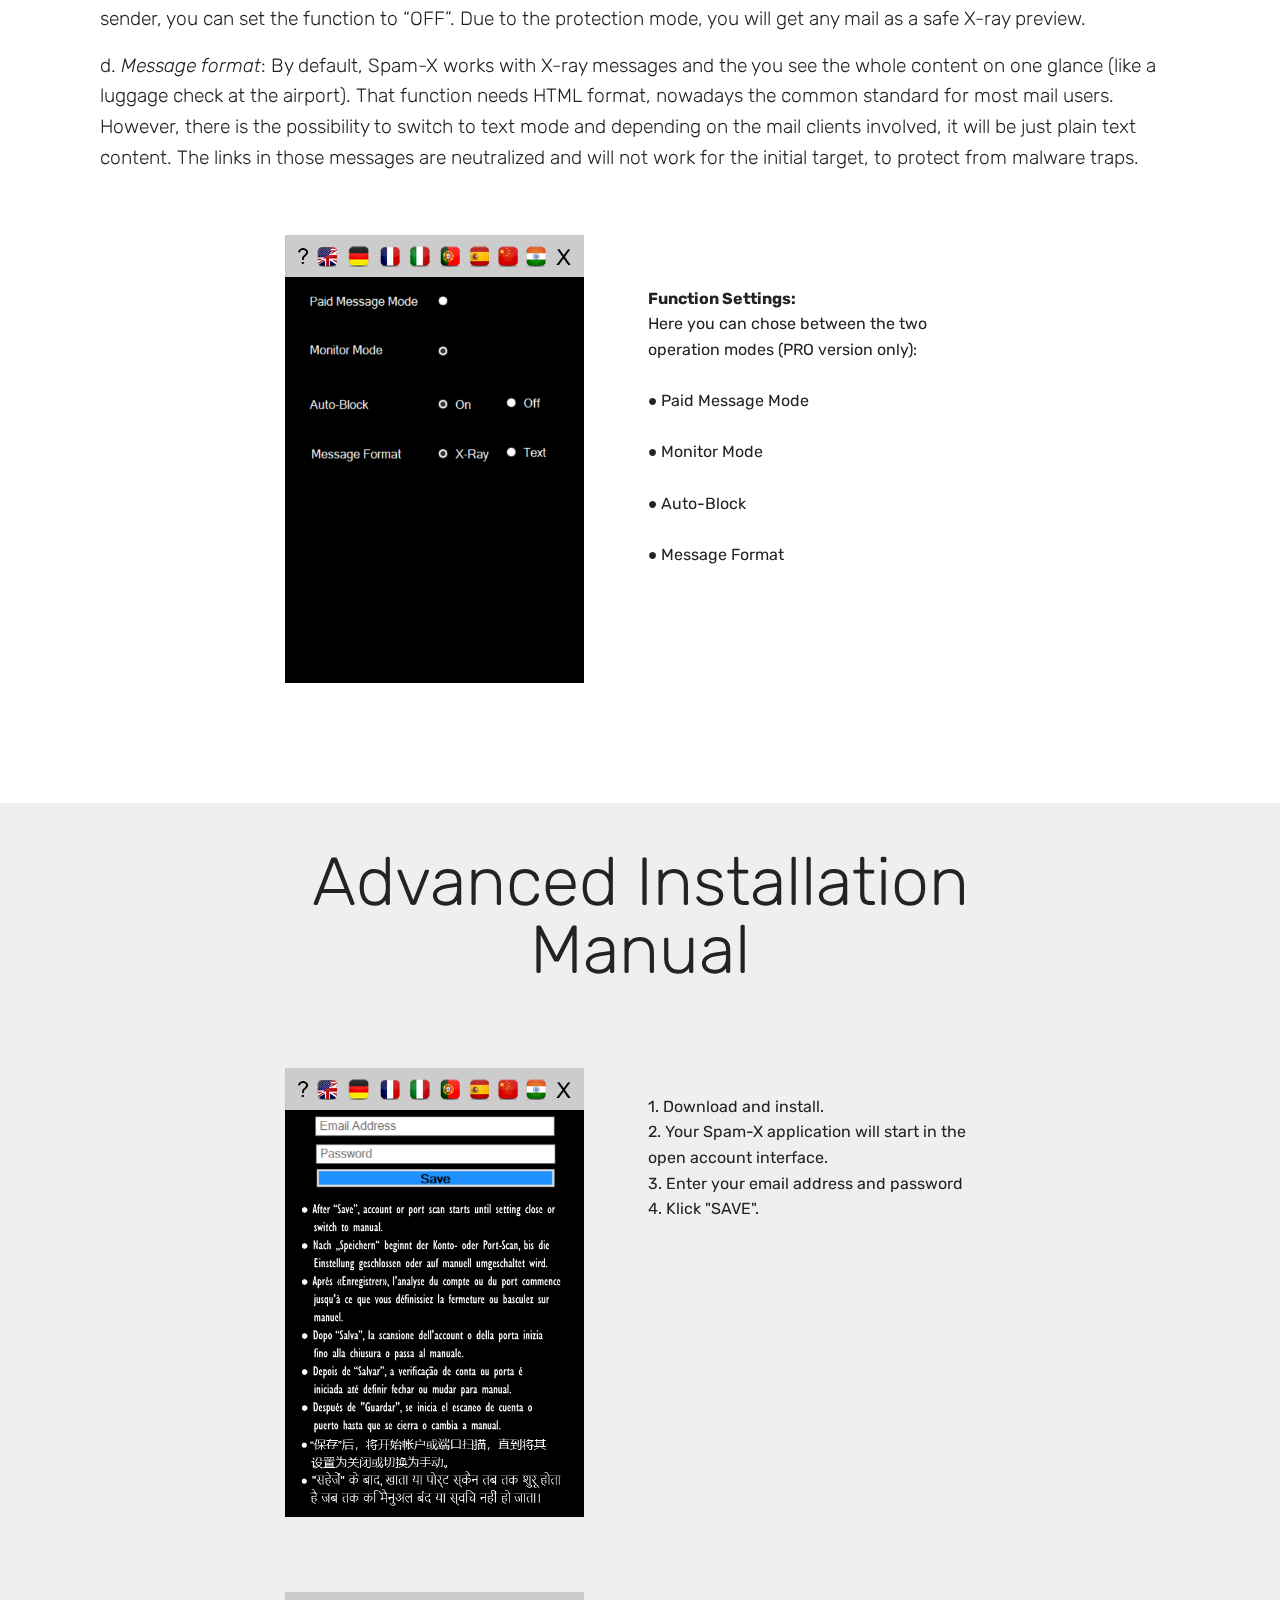
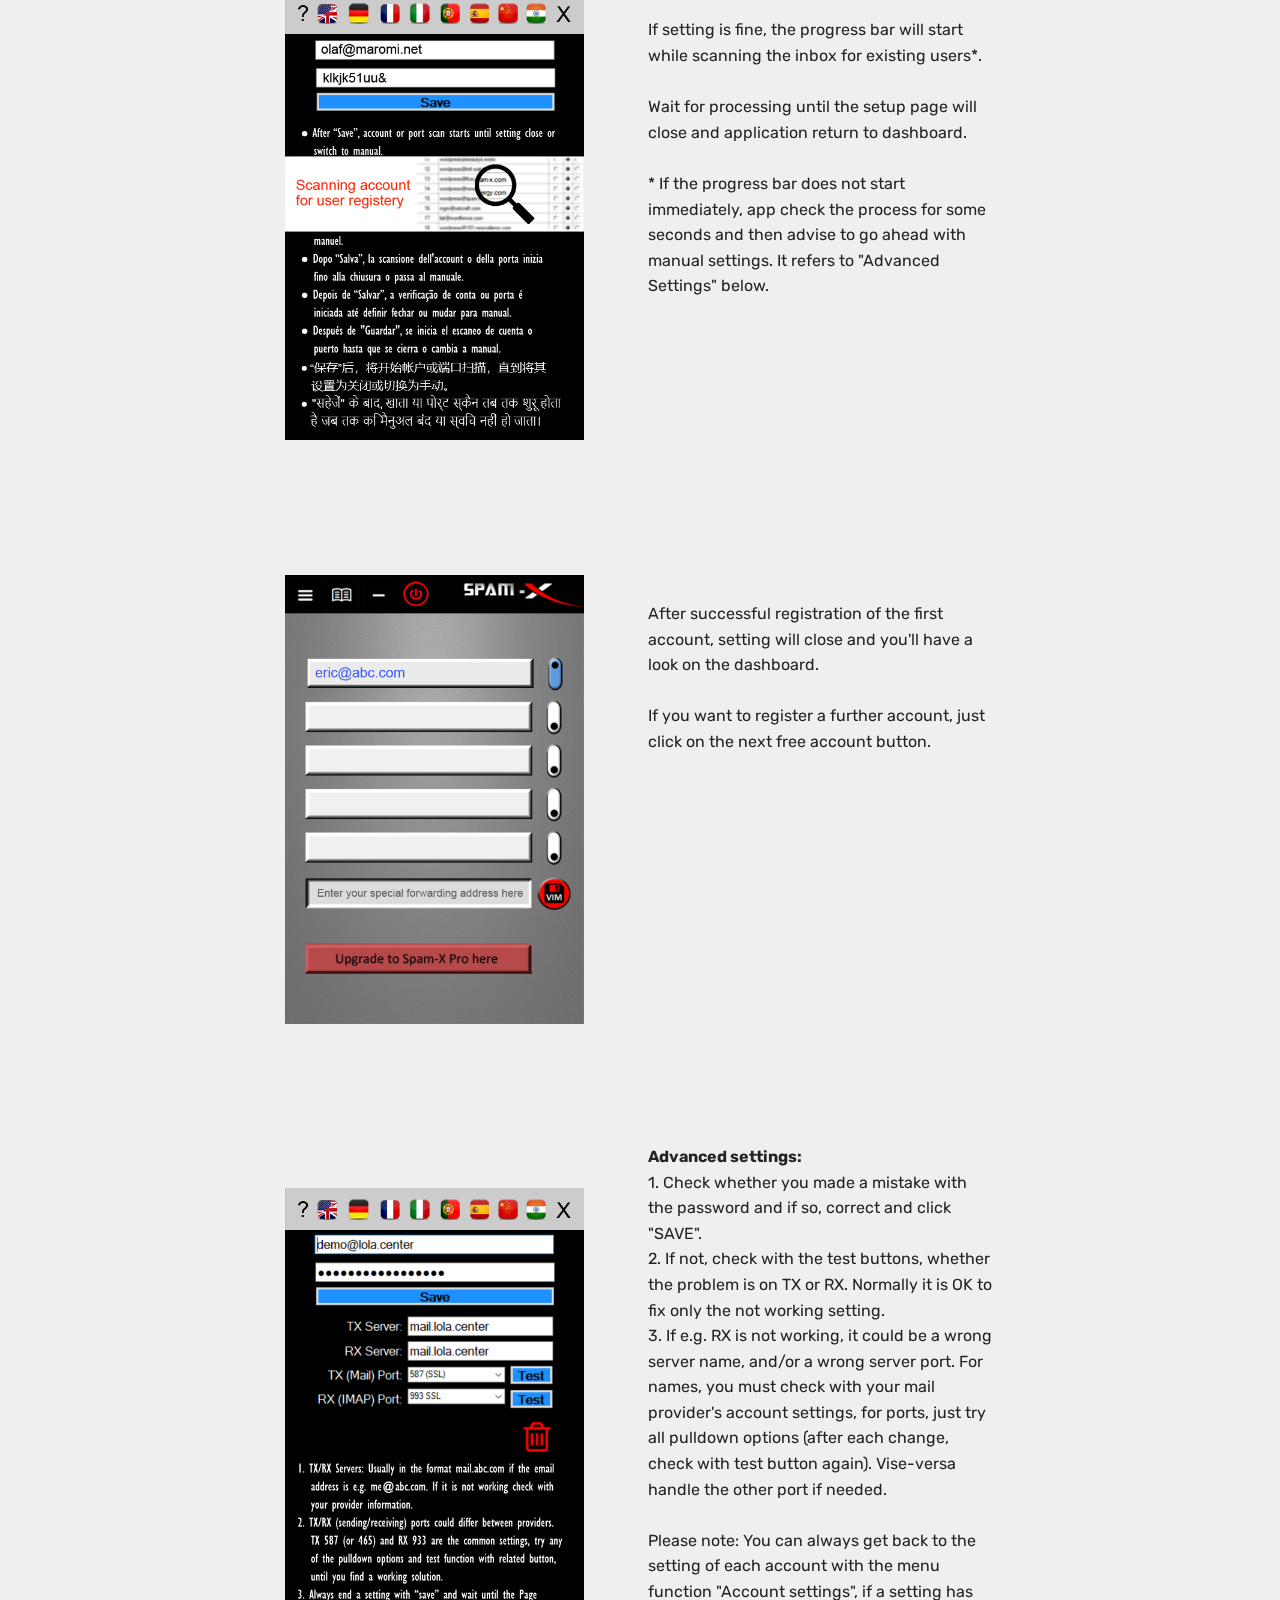
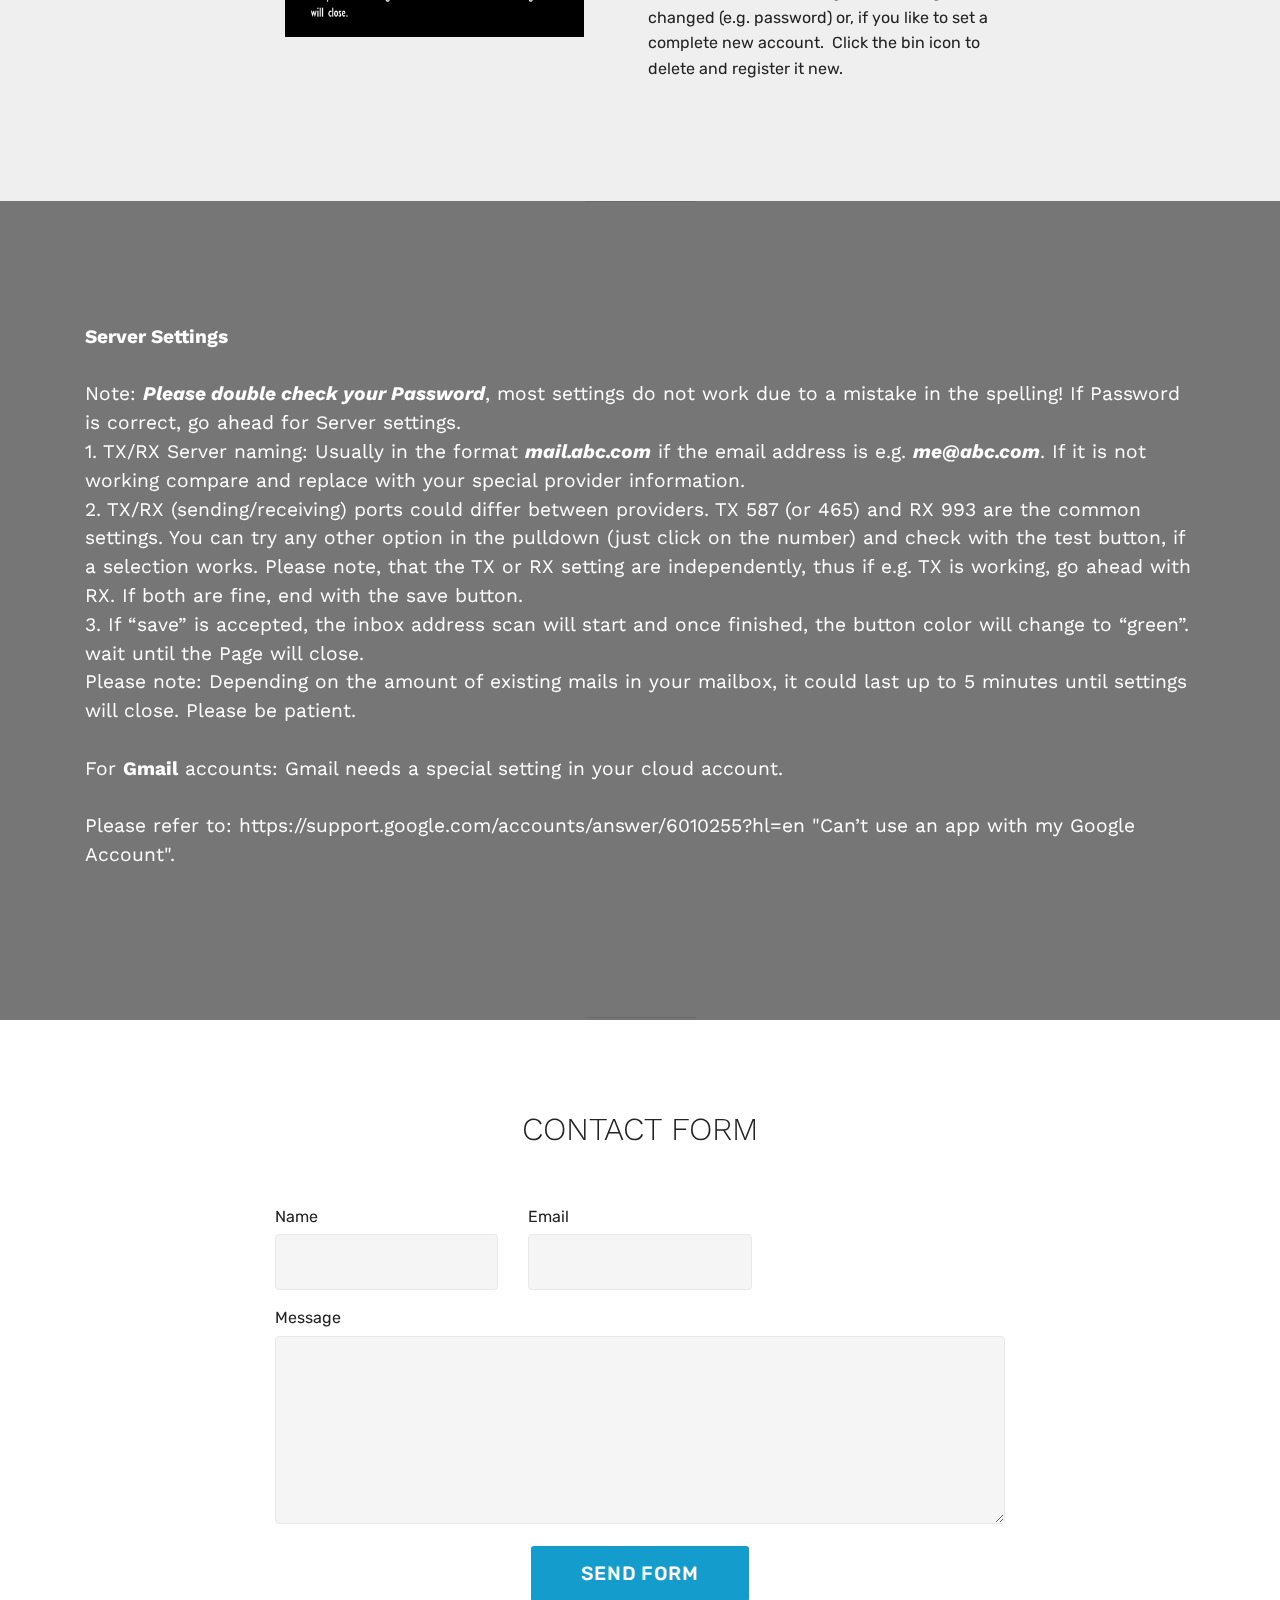
<file: page1.html>
<!DOCTYPE html>
<html  >
<head>
  <!-- Site made with Mobirise Website Builder v5.3.0, https://mobirise.com -->
  <meta charset="UTF-8">
  <meta http-equiv="X-UA-Compatible" content="IE=edge">
  <meta name="generator" content="Mobirise v5.3.0, mobirise.com">
  <meta name="viewport" content="width=device-width, initial-scale=1, minimum-scale=1">
  <link rel="shortcut icon" href="assets/images/xc-favicon.png" type="image/x-icon">
  <meta name="description" content="">
  
  
  <title>Page 1</title>
  <link rel="stylesheet" href="assets/web/assets/mobirise-icons/mobirise-icons.css">
  <link rel="stylesheet" href="assets/bootstrap/css/bootstrap.min.css">
  <link rel="stylesheet" href="assets/bootstrap/css/bootstrap-grid.min.css">
  <link rel="stylesheet" href="assets/bootstrap/css/bootstrap-reboot.min.css">
  <link rel="stylesheet" href="assets/tether/tether.min.css">
  <link rel="stylesheet" href="assets/dropdown/css/style.css">
  <link rel="stylesheet" href="assets/theme/css/style.css">
  <link rel="preload" as="style" href="assets/mobirise/css/mbr-additional.css"><link rel="stylesheet" href="assets/mobirise/css/mbr-additional.css" type="text/css">
  
  
  
  
</head>
<body>
  
  <section class="menu cid-rVt4Fiq2Y6" once="menu" id="menu2-1l">

    

    <nav class="navbar navbar-expand beta-menu navbar-dropdown align-items-center navbar-fixed-top navbar-toggleable-sm">
        <button class="navbar-toggler navbar-toggler-right" type="button" data-toggle="collapse" data-target="#navbarSupportedContent" aria-controls="navbarSupportedContent" aria-expanded="false" aria-label="Toggle navigation">
            <div class="hamburger">
                <span></span>
                <span></span>
                <span></span>
                <span></span>
            </div>
        </button>
        <div class="menu-logo">
            <div class="navbar-brand">
                <span class="navbar-logo">
                    <a href="https://spam-x.com" target="_blank">
                        <img src="assets/images/210519-cloud-logo1-495x258.png" alt="Mobirise" title="" style="height: 6rem;">
                    </a>
                </span>
                
            </div>
        </div>
        <div class="collapse navbar-collapse" id="navbarSupportedContent">
            <ul class="navbar-nav nav-dropdown nav-right" data-app-modern-menu="true"><li class="nav-item"><a class="nav-link link text-black display-4" href="https://08-15.github.io/x5IM191222USNONEGAG/" aria-expanded="false">English</a></li><li class="nav-item"><a class="nav-link link text-black display-4" href="https://08-15.github.io/x5IM191222DENONEGAG/" aria-expanded="false">Deutsch</a></li><li class="nav-item"><a class="nav-link link text-black display-4" href="https://08-15.github.io/x5IM191222FRNONEGAG/" aria-expanded="false">
                        Français</a></li><li class="nav-item"><a class="nav-link link text-black display-4" href="https://08-15.github.io/x5IM191222ITNONEGAG/" aria-expanded="false">
                        Italiano</a></li><li class="nav-item"><a class="nav-link link text-black display-4" href="https://08-15.github.io/x5IM191222PTNONEGAG/" aria-expanded="false">
                        Português</a></li><li class="nav-item"><a class="nav-link link text-black display-4" href="https://08-15.github.io/x5IM191222ESNONEGAG/" aria-expanded="false">
                        Español</a></li><li class="nav-item"><a class="nav-link link text-black display-4" href="https://08-15.github.io/x5IM191222CNNONEGAG/" aria-expanded="false">
                        中文</a></li><li class="nav-item"><a class="nav-link link text-black display-4" href="https://08-15.github.io/x5IM191222INNONEGAG/" aria-expanded="false">
                        हिन्दी</a></li></ul>
            
        </div>
    </nav>
</section>

<section class="header9 cid-rVt4FiYCIW mbr-fullscreen mbr-parallax-background" id="header9-1m">

    

    <div class="mbr-overlay" style="opacity: 0.5; background-color: rgb(35, 35, 35);">
    </div>

    <div class="container">
        <div class="media-container-column mbr-white">
            
            <h3 class="mbr-section-subtitle align-left mbr-light pb-3 mbr-fonts-style display-2">Allow me to introduce myself, my name's X.&nbsp;<strong>Spam X.</strong></h3>
            <p class="mbr-text align-left pb-3 mbr-fonts-style display-5">I'm the world’s first <strong>Special </strong>(email)<strong> Agent</strong>, and I power email clients like Outlook, Apple Mail, Thunderbird, Gmail etc. with amazing features and functions. Right, I'm working with iMap fellows only and you will get your Personal Assistant to manage your mail traffic on the fly. 
<br><br>It can be installed on one of your Windows computers (if you use more than one) to control up to 5 accounts independently. The machine to choose should be the one which is most of the time online (as the normal functions could be managed remotely via mail from other PCs); thus, it could be even a home server or just the notebook you use mainly. Please note, that Spam-X MailAgent cannot work if it is installed on a computer which is not turned on or not connected to the Internet. 
<br><br>Important: As your email clients and Spam-X MailAgent working at the same time and one of them might catch a new message a tick earlier. Due to that technical solution, you might see a mail of a not ACTIVE sender briefly for some seconds, before it will be handled by Spam-X (it will be deleted while in Responder Mode or replaced by X-RAY, depending on your settings). You should not open those original mails, as it is for sure from an unknown sender. 
<br><br>While mails from your Active community will be untouched and appear as usual in the inbox, any Unknown Mail Object, what was replaced by X-RAY should be clearly identified by its Subject line content and style. As a proof of safety, it must show the name of your Personal Assistant! &nbsp;</p>
            
        </div>
    </div>

    
</section>

<section class="features11 cid-rVt4FjENFt" id="features11-1n">

    

    

    <div class="container">   
        <div class="col-md-12">
            <div class="media-container-row">
                <div class="mbr-figure m-auto" style="width: 40%;">
                    <img src="assets/images/200322-settings-dash3.png" alt="Mobirise" title="">
                </div>
                <div class=" align-left aside-content">
                    <h2 class="mbr-title pt-2 mbr-fonts-style display-2">SOLO free or SOLO PRO – what makes the difference?
</h2>
                    <div class="mbr-section-text">
                        
                    </div>

                    <div class="block-content">
                        <div class="card p-3 pr-3">
                            <div class="media">
                                     
                                <div class="media-body">
                                    <h4 class="card-title mbr-fonts-style display-7"><div><br></div><div>The APP comes in two versions: After installation, it works for 30 days as PRO version to introduce all functionalities to you. After that trial period, unless you haven’t upgraded to PRO, it will go in the free mode.
</div><div><br></div><br><div>Spam-X free works in Paid Message Mode only. If you need more features, you must upgrade to Spam-X PRO to enjoy Monitor Mode and VIM forwarding. If the trial period ended, all account will change to “Responder Mode”. You can upgrade to PRO any time, during or after the trial period. Simply click the UPGRADE BUTTON on the dashboard and follow the instructions in payment terminal. After payment, the Mode Controls will be selective again. Please set accounts as liked.<br><br><br>
                                    </div></h4>
                                </div>
                            </div>                

                            <div class="card-box">
                                
                            </div>
                        </div>

                        
                    </div>
                </div>
            </div>
        </div> 
    </div>          
</section>

<section class="header9 cid-rVt4FkuBtq mbr-parallax-background" id="header9-1o">

    

    <div class="mbr-overlay" style="opacity: 0.5; background-color: rgb(255, 255, 255);">
    </div>

    <div class="container">
        <div class="media-container-column mbr-white">
            
            <h3 class="mbr-section-subtitle align-left mbr-light pb-3 mbr-fonts-style display-1"><span style="font-style: normal;">Mailbox and message handling</span></h3>
            
            
        </div>
    </div>

    
</section>

<section class="features11 cid-rVt4Fl5XBm" id="features11-1p">

    

    

    <div class="container">   
        <div class="col-md-12">
            <div class="media-container-row">
                <div class="mbr-figure m-auto" style="width: 55%;">
                    <img src="assets/images/200301-email-assistant-1036x500.jpg" alt="Outlook inbox view example" title="Outlook inbox view example">
                </div>
                <div class=" align-left aside-content">
                    <h2 class="mbr-title pt-2 mbr-fonts-style display-2">Monitor Mode</h2>
                    <div class="mbr-section-text">
                        
                    </div>

                    <div class="block-content">
                        <div class="card p-3 pr-3">
                            <div class="media">
                                     
                                <div class="media-body">
                                    <h4 class="card-title mbr-fonts-style display-7">Your normal email communication should be as usual, but:<br><br>● If a mail from a not registered sender arrives, that message will be replaced by a safe X-RAY preview, sent by your mailbox assistant and delivered in your inbox. You can study the message without caution, as it will not have any active links or other dangerous components included.<br><br>● If you will accept the message and register the sender, just klick RETURN and SEND (in fact you return and send the X-RAY message as you would answer a mail, without changing any content). Shortly after, the original mail will arrive in your inbox, with the activation comment of the senders' email address in the subject line.&nbsp;
<div><br>● If the mail is not important for you and you will not register the sender, to include in your active group, just delete it. The same sender has a second chance to send you a message and, if again, you do not want to accept, delete again. With a third approach, the sender is blocked.<br><br>Please note: <br><br>● Due to safety reasons, attachments will not be delivered, if there had been any in the original mail.<br><br>● Auto-block: If active (by default), an unregistered sender will get blocked by 3rd approach. Therefore, your spam amount will go to ZERO pretty soon. If you prefer to work without Auto-block function, you can select that in the settings. Of course, then every message from unregistered sender will arrive as X-RAY.</div></h4>
                                </div>
                            </div>                

                            <div class="card-box">
                                
                            </div>
                        </div>

                        
                    </div>
                </div>
            </div>
        </div> 
    </div>          
</section>

<section class="features11 cid-rVt4FlNkdK" id="features11-1q">

    

    

    <div class="container">   
        <div class="col-md-12">
            <div class="media-container-row">
                <div class="mbr-figure m-auto" style="width: 25%;">
                    <img src="assets/images/responder-1.jpg" alt="Mobirise" title="">
                </div>
                <div class=" align-left aside-content">
                    <h2 class="mbr-title pt-2 mbr-fonts-style display-2"><br>Paid Message Mode</h2>
                    <div class="mbr-section-text">
                        <p class="mbr-text mb-5 pt-3 mbr-light mbr-fonts-style display-2">Pay to deliver an email? Really? <br>And how does it work?</p>
                    </div>

                    <div class="block-content">
                        <div class="card p-3 pr-3">
                            <div class="media">
                                     
                                <div class="media-body">
                                    <h4 class="card-title mbr-fonts-style display-7">First, you have to set the requested account into RESPONDER MODE. How to do and the features to select, you'll find further down in the manual.
 What will happen now, if that mode is selceted:<div><br>● If somebody, who is not registered in your account send a mail to you, your mail assistant delete the message and send a payment request to that sender, similar to the image on the left.<br><br>● The sender will get the message and might wonder, why and how he/she should pay for sending an email. Frankly, there is just one good reasons to pay: The message is important and the sender is keen that it will reach you.<br><br>● Think about that: If it is spam or not important, it will not get into your inbox. So what?</div><br><div>● If the sender pays, you'll get the X-RAY message delivered by your assistant with the subject: &nbsp; &nbsp; &nbsp; &nbsp; &nbsp; X-RAY Paid Message [sender name@myaccount.com] Assistant name</div><div><br>Please note: A sender sending a paid message is not registered in your account automatically. If you will have the sender registered, just process like in Monitor Mode above: </div><br><div>1. RETURN </div><br><div>2. SEND</div><br><div>That will register the sender and deliver the original message in your mailbox.</div></h4>
                                </div>
                            </div>                

                            <div class="card-box">
                                
                            </div>
                        </div>

                        
                    </div>
                </div>
            </div>
        </div> 
    </div>          
</section>

<section class="services1 cid-rVt4FmsCEV" id="services1-1r">
    <!---->
    
    <!---->
    <!--Overlay-->
    
    <!--Container-->
    <div class="container">
        <div class="row justify-content-center">
            <!--Titles-->
            <div class="title pb-5 col-12">
                
                
            </div>
            <!--Card-1-->
            <div class="card col-12 col-md-6 p-3 last-child">
                <div class="card-wrapper">
                    <div class="card-img">
                        <img src="assets/images/200322-register-to-radar.png" alt="Mobirise" title="">
                    </div>
                    <div class="card-box">
                        <h4 class="card-title mbr-fonts-style display-5">Add missing receivers to the RADAR</h4>
                        <p class="mbr-text mbr-fonts-style display-7"><strong>How to register and activate email addresses from my email program?</strong>
<br>
<br>• <strong>S</strong>elect one of your accounts that is registered on your Spam-X eMailAgent and should have addresses added on, e.g. me@myaccount.com 
<br>• <strong>M</strong>ake a "new mail" addressed to that account, in this example: <strong>me@myaccount.com</strong> 
<br>• <strong>I</strong>nstruct your mail assistant (in this example it is Andre to register one or more addresses with the following command in the subject line of that mail:
<br><strong><em>Andre:register(new@contact.de, eric@malo.com)</em></strong>
<br>
<br>• <strong>Please note:</strong> If you'll register more than one address, they must be comma separated with a space, as shown above</p>
                        <!--Btn-->
                        
                    </div>
                </div>
            </div>
            <!--Card-2-->
            
            <!--Card-3-->
            
            <!--Card-4-->
            
        </div>
    </div>
</section>

<section class="header9 cid-rVt4FnCLg4 mbr-parallax-background" id="header9-1s">

    

    <div class="mbr-overlay" style="opacity: 0.5; background-color: rgb(255, 255, 255);">
    </div>

    <div class="container">
        <div class="media-container-column mbr-white">
            
            <h3 class="mbr-section-subtitle align-left mbr-light pb-3 mbr-fonts-style display-1"><span style="font-style: normal;">Installation and account registering</span></h3>
            
            
        </div>
    </div>

    
</section>

<section class="mbr-section article content3 cid-rVt4Foe1AZ" id="content3-1t">
      
     

    <div class="container">
        <div class="media-container-row">
            <div class="row col-12 col-md-12">
                <div class="col-12 mbr-text mbr-fonts-style display-2 col-md-6">
                     <p>Let’s get started . . .</p>
                </div>
                <div class="col-12 mbr-text mbr-fonts-style display-7 col-md-6">
                     <p>After download and installation, the program starts with the set-up interface. 
</p><p><em><strong>Before you start with any account registration, please consider your inbox condition:
</strong></em></p><p><em><strong>•	A perfect start is having an empty inbox
</strong></em></p><p><em><strong>•	A good option is starting with a tidy inbox
</strong></em></p><p><em><strong>•	But never start with a messy inbox*
</strong></em></p><p>Ready? Now: Enter your email address and password and klick “SAVE” 
</p><p>If the setting is fine, there should be a scan to register your existing mailbox users. Just be patient, it might need some minutes, if there are many messages in the mailbox. Eventually the APP is ready to go.
</p><p>You might register now more accounts, just click an empty account button and insert account name and account password.
</p><p>If the setting is not working by default, a manual setting interface will open. For details scroll down to end of the site please.
</p><p>
</p><p><em><strong>*Suggestion:</strong> If your inbox is not in a proper condition yet and you do not have the time to clean up, just make a subfolder in your inbox and move your inbox files into the subfolder. So, you can move the important mails back anytime later.
</em></p><p><br></p>
                </div>
                
            </div>
        </div>
    </div>
</section>

<section class="mbr-section article content10 cid-rVt4FoPokW" id="content10-1u">
    
     

    <div class="container">
        <div class="inner-container" style="width: 100%;">
            <hr class="line" style="width: 50%;">
            <div class="section-text align-center mbr-white mbr-fonts-style display-5"><strong>Functions &amp; Features</strong>&nbsp;<br><br><div>•	After installation, you will become a welcome message, sent by your personal Mail Assistant. Please recognize the name, because if you get a message from an unknown sender, that message must show up the name of your Assistant, so that you know that the message was checked. 
</div><br><div>•	Up to 5 accounts working independent and can be set individually. Accounts in Paid message Mode are shown in red letters, while those in Monitor Mode are in blue color.
</div><br><div>•	Each account has a break switch on the dashboard to interrupt the function temporarily, e.g. to let an exceptional issue happen like receiving a download link. Activities during OFF mode will not affect and add to the Radar Register and after switching ON the previous mode will retain.
</div><div><br></div></div>
            <hr class="line" style="width: 50%;">
        </div>
    </div>
</section>

<section class="mbr-section article content1 cid-rVt4FpnmnP" id="content1-1v">
    
     

    <div class="container">
        <div class="media-container-row">
            <div class="mbr-text col-12 mbr-fonts-style display-4 col-md-12"><p><strong>The dashboard: </strong>The control center of your MailAgent. </p><p>Here is where you access everything you need: Main Menu, Help link, OFF switch, Account buttons, Account switches.</p><p><br></p></div>
        </div>
    </div>
</section>

<section class="mbr-section content6 cid-rVt4FpZjRM" id="content6-1w">
    
     
    
    <div class="container">
        <div class="media-container-row">
            <div class="col-12 col-md-8">
                <div class="media-container-row">
                    <div class="mbr-figure" style="width: 95%;">
                      <img src="assets/images/200322-solo-pro.png" alt="Mobirise" title="">  
                    </div>
                    <div class="media-content">
                        <div class="mbr-section-text">
                            <p class="mbr-text mb-0 mbr-fonts-style display-7"><br>1. Header: Menu, Help, Minimize, Off switch<br>
<br>2. Five account buttons&nbsp;<br>
<br>3. Five account switches&nbsp;<br>
<br>4. Forwarder interface with save button<br>(please check below special forwarder function)<br><br>Please note: You can switch off each account with its switch. Blue is active, white is off.<br>You might switch off an account for a temporarily break, e.g. you're waiting for a special mail bypassing, like a download link.&nbsp;</p>
                        </div>
                    </div>
                </div>
            </div>
        </div>
    </div>
</section>

<section class="mbr-section article content1 cid-rVt4FqrFLQ" id="content1-1x">
    
     

    <div class="container">
        <div class="media-container-row">
            <div class="mbr-text col-12 mbr-fonts-style display-4 col-md-12"><p><strong>Main menu: </strong>If you click on the Hamburger menu icon on the dashboard, the main menu table will slide in. </p><p>Here you can select for the preferred language (to access the related online help site by clicking the book icon) and whether the APP should start with your computer. Furthermore, you can check the version number and whether a program update is available. If you bought a PRO license, the interface is here to insert the APP ID to upgrade, including its "Save" button.</p><p><br></p></div>
        </div>
    </div>
</section>

<section class="mbr-section content6 cid-rVt4FqZX4c" id="content6-1y">
    
     
    
    <div class="container">
        <div class="media-container-row">
            <div class="col-12 col-md-8">
                <div class="media-container-row">
                    <div class="mbr-figure" style="width: 95%;">
                      <img src="assets/images/200229-settings-main-498x748.png" alt="Mobirise" title="">  
                    </div>
                    <div class="media-content">
                        <div class="mbr-section-text">
                            <p class="mbr-text mb-0 mbr-fonts-style display-7"><br><br>1. Language selector pulldown&nbsp;<br>
<br>2. AutoStart checkbox (default is checked)&nbsp;<br>
<br>3. Issue information&nbsp;<br>
<br>4. Version information&nbsp;<br>
<br>5. Link to check for updates&nbsp;<br>
<br>6. ID interface with save button</p>
                        </div>
                    </div>
                </div>
            </div>
        </div>
    </div>
</section>

<section class="mbr-section article content1 cid-rVt4FrnZi7" id="content1-1z">
    
     

    <div class="container">
        <div class="media-container-row">
            <div class="mbr-text col-12 mbr-fonts-style display-4 col-md-12"><p><strong>Going into details: </strong>Besides the main menu, each assigned account has its own menu for individual settings. Thus, you can enjoy individual mode settings, different currency responders etc. for any of your registered accounts. </p><p>Just click on the account name to open the individual account menu. It shows:
</p><p><br></p></div>
        </div>
    </div>
</section>

<section class="mbr-section content6 cid-rVt4FrT57x" id="content6-20">
    
     
    
    <div class="container">
        <div class="media-container-row">
            <div class="col-12 col-md-8">
                <div class="media-container-row">
                    <div class="mbr-figure" style="width: 95%;">
                      <img src="assets/images/200322-settingsmain-menu.png" alt="Mobirise" title="">  
                    </div>
                    <div class="media-content">
                        <div class="mbr-section-text">
                            <p class="mbr-text mb-0 mbr-fonts-style display-7"><br>1.	Account name
<br>
<br>2.	USD Responder
<br>
<br>3.	EUR Responder
<br>
<br>4.	Register Radar
<br>
<br>5.	Function Settings
<br>
<br>6.	Account Settings*<br><br>* Please refer to:&nbsp;<br>"<strong>Advanced Settings</strong>" <br>further down&nbsp;</p>
                        </div>
                    </div>
                </div>
            </div>
        </div>
    </div>
</section>

<section class="mbr-section content6 cid-rVt4FskZA1" id="content6-21">
    
     
    
    <div class="container">
        <div class="media-container-row">
            <div class="col-12 col-md-8">
                <div class="media-container-row">
                    <div class="mbr-figure" style="width: 95%;">
                      <img src="assets/images/200322-settings-help.png" alt="Mobirise" title="">  
                    </div>
                    <div class="media-content">
                        <div class="mbr-section-text">
                            <p class="mbr-text mb-0 mbr-fonts-style display-7"><br><strong>Sub Menu Header Panel:
</strong><br>
<br>Each Account menu offers direct help functions.
<br>Just click on your language icon to be linked to the referred help page via your browser.<br></p>
                        </div>
                    </div>
                </div>
            </div>
        </div>
    </div>
</section>

<section class="mbr-section article content1 cid-rVt4FsQ3Xd" id="content1-22">
    
     

    <div class="container">
        <div class="media-container-row">
            <div class="mbr-text col-12 mbr-fonts-style display-4 col-md-12"><p><strong>● USD Responder:</strong><span style="font-size: 1.2rem;"> Select the best matching Responder for Paid Mail function by currency and language (if you click on one of the Images, a larger view will pop out).</span><br></p><p><strong>● EUR Responder:</strong> Select the best matching Responder for Paid Mail function by currency and language (if you click on one of the Images, a larger view will pop out).</p></div>
        </div>
    </div>
</section>

<section class="mbr-section content6 cid-rVt4FtrNnt" id="content6-23">
    
     
    
    <div class="container">
        <div class="media-container-row">
            <div class="col-12 col-md-8">
                <div class="media-container-row">
                    <div class="mbr-figure" style="width: 95%;">
                      <img src="assets/images/200322-settings-responder.png" alt="Mobirise" title="">  
                    </div>
                    <div class="media-content">
                        <div class="mbr-section-text">
                            <p class="mbr-text mb-0 mbr-fonts-style display-7"><strong><br></strong><br><strong>Responder settings:
</strong><br>You can choose between US$ and € responder:
<br>Each selector shows two templates with different languages. Please make your selection with the radio buttons.&nbsp;<br></p>
                        </div>
                    </div>
                </div>
            </div>
        </div>
    </div>
</section>

<section class="mbr-section article content1 cid-rVt4FtY3C0" id="content1-24">
    
     

    <div class="container">
        <div class="media-container-row">
            <div class="mbr-text col-12 mbr-fonts-style display-4 col-md-12"><p><br></p><p><strong>● Radar:</strong>&nbsp;The Radar table shows all recorded accounts of your mail community. Besides the email account names there are 3 columns, A for ACTIVE accounts, B for BLOCKED accounts and → for VIM forwarding. 
</p><p>After installation the APP looks for the mail addresses which are in the respective account. Those addresses will be recorded as ACTIVE users and will not be recognized in the APP handling at all. If a mail is received from an unrecorded user, that mail account will be recorded only in the first step, means added on the Radar list. At that stage it is not classified as ACTIVE or BLOCKED, and further activities depending on the account Mode setting. It is always possible, to change the status, e.g. with the related radio buttons it could be selected as ACTIVE or BLOCKED or even changed between the 2 possibilities. One more feature comes with the checkbox in column →: If checked, mails received from that sender will be forwarded to the VIM email address (if VIM address is recorded on the dashboard). If the sender should not be forwarded anymore, simply uncheck the checkbox. Please note that sender must be set as ACTIVE to realize forwarding.</p></div>
        </div>
    </div>
</section>

<section class="mbr-section content6 cid-rVt4FuoV3A" id="content6-25">
    
     
    
    <div class="container">
        <div class="media-container-row">
            <div class="col-12 col-md-8">
                <div class="media-container-row">
                    <div class="mbr-figure" style="width: 95%;">
                      <img src="assets/images/200322-settings-radar.png" alt="Mobirise" title="">  
                    </div>
                    <div class="media-content">
                        <div class="mbr-section-text">
                            <p class="mbr-text mb-0 mbr-fonts-style display-7"><strong><br></strong><br><strong>Radar
</strong><br>If you click on "Radar", a table popup, showing the registered sender addresses. 
<br>There are three columns, to set the function for each sender address:
<br><br>A: If selected, the sender is active <br>
<br>B: If selected, the sender is blocked
<br><br><strong>→</strong>: If checked, the sender is selected for secret forwarding&nbsp;<br><br>Please note: If you click on the header “Mail Address”, the table will sort in alphabetic order<br></p>
                        </div>
                    </div>
                </div>
            </div>
        </div>
    </div>
</section>

<section class="mbr-section article content9 cid-rVt4Fv4Baf" id="content9-26">
    
     

    <div class="container">
        <div class="inner-container" style="width: 100%;">
            <hr class="line" style="width: 50%;">
            <div class="section-text align-center mbr-fonts-style display-5"><strong>Special forwarding function</strong><div>
</div><div>Some user might have a secret account with a private community (e.g. the family) and that account is on a portable device only. Under some situation it might be necessary to get an important message from e.g. a supplier as soon as possible. If that supplier is part of a community registered on one of the 5 email accounts of Spam-X, an individual and temporary forwarding could be activated on the fly.
</div><div>
</div><div>Go to the related Spam-X account Radar and check the box in the line of the forwarding (→). Register your secret email address on the frontside of Spam-X and save the setting. Done.
 
</div><div>
<span style="font-size: 1.5rem;"></span></div><div>If, in our example, the supplier sends the important mail to e.g. the second Spam-X account, that message will be forwarded to the private mail address. If the function is unchecked later, the forward function is stopped. 
</div></div>
            <hr class="line" style="width: 50%;">
        </div>
        </div>
</section>

<section class="mbr-section article content1 cid-rVt4FvxkCm" id="content1-27">
    
     

    <div class="container">
        <div class="media-container-row">
            <div class="mbr-text col-12 mbr-fonts-style display-4 col-md-12"><p><br></p><p><strong>● Function Settings:</strong> Any account has its own individual setting and user can select between:
</p><p>a.	<em>Responder Mode</em>: If a not registered sender sends an email, Spam-X will reply with the selected Responder to ask for payment. If it is a serious sender with an important message, the sender can pay by PayPal and thereafter, the initial message will be forwarded as a “Paid-message” in the save “X-Ray” format, without active hyperlinks, to protect you from dangerous activities. If the sender should be part of your mail system, just return the X-Ray message to activate the sender. Thereafter, the original message will be delivered in your inbox. If you don’t like this sender to be part of your community, just delete the message. That sender will have a second chance to send you one more mail. Thereafter the address will be blocked by the 3rd and final approach. 
</p><p>
</p><p>b.	<em>Monitor Mode</em>: This mode will not respond on incoming mails for not registered senders but will forward the original mail as an X-Ray message into your mailbox. Now you can check the content. If the message is welcomed, you can Register the sender with just two clicks: 1. Click reply; 2. Click send. That will activate the sender and return the original message back into your inbox. That easy! Please note: If you do not take any action on an incoming but not registered sender’s mail (or just delete it), the sender has a second chance to write to you. If again, you take no action, this address will be blocked automatically, if there is a third attempt.
</p><p>
</p><p>c.	<em>Auto-Block</em>: By default, the Auto-Block function will be “ON”.  As the result, any not registered sender will we blocked once Spam-X detect the sender’s third mail in the incoming folder. Therefore, your Spam-X is “learning by doing” and your incoming spam will decrease dramatically, and no special activities are needed! However, if you prefer not to block any unregistered sender, you can set the function to “OFF”. Due to the protection mode, you will get any mail as a safe X-ray preview. 
</p><p>
</p><p>d.	<em>Message format</em>: By default, Spam-X works with X-ray messages and the you see the whole content on one glance (like a luggage check at the airport). That function needs HTML format, nowadays the common standard for most mail users. However, there is the possibility to switch to text mode and depending on the mail clients involved, it will be just plain text content. The links in those messages are neutralized and will not work for the initial target, to protect from malware traps.</p></div>
        </div>
    </div>
</section>

<section class="mbr-section content6 cid-rVt4Fw0rlg" id="content6-28">
    
     
    
    <div class="container">
        <div class="media-container-row">
            <div class="col-12 col-md-8">
                <div class="media-container-row">
                    <div class="mbr-figure" style="width: 95%;">
                      <img src="assets/images/200322-settings-mode.png" alt="Mobirise" title="">  
                    </div>
                    <div class="media-content">
                        <div class="mbr-section-text">
                            <p class="mbr-text mb-0 mbr-fonts-style display-7"><strong><br></strong><br><strong>Function Settings:</strong>
<br>Here you can chose between the two operation modes (PRO version only):
<br><br>● Paid Message Mode
<br><br>● Monitor Mode
<br><br>● Auto-Block
<br><br>● Message Format&nbsp;<br></p>
                        </div>
                    </div>
                </div>
            </div>
        </div>
    </div>
</section>

<section class="mbr-section content4 cid-rVt4FwtcqM" id="content4-29">

    

    <div class="container">
        <div class="media-container-row">
            <div class="title col-12 col-md-8">
                <h2 class="align-center pb-3 mbr-fonts-style display-1">Advanced Installation Manual</h2>
                
                
            </div>
        </div>
    </div>
</section>

<section class="mbr-section content6 cid-rVt4Fxmtoa" id="content6-2a">
    
     
    
    <div class="container">
        <div class="media-container-row">
            <div class="col-12 col-md-8">
                <div class="media-container-row">
                    <div class="mbr-figure" style="width: 95%;">
                      <img src="assets/images/200322-settings-account1.png" alt="Mobirise" title="">  
                    </div>
                    <div class="media-content">
                        <div class="mbr-section-text">
                            <p class="mbr-text mb-0 mbr-fonts-style display-7"><br>1.	Download and install.&nbsp;<br>2. Your Spam-X application will start in the open account interface.&nbsp;<br>3. Enter your email address and password<br>4. Klick "SAVE".</p>
                        </div>
                    </div>
                </div>
            </div>
        </div>
    </div>
</section>

<section class="mbr-section content6 cid-rVt4FxNPyu" id="content6-2b">
    
     
    
    <div class="container">
        <div class="media-container-row">
            <div class="col-12 col-md-8">
                <div class="media-container-row">
                    <div class="mbr-figure" style="width: 95%;">
                      <img src="assets/images/200322-settings-account3.png" alt="Mobirise" title="">  
                    </div>
                    <div class="media-content">
                        <div class="mbr-section-text">
                            <p class="mbr-text mb-0 mbr-fonts-style display-7"><br>If setting is fine, the&nbsp;progress bar will start while scanning the inbox for existing users*.&nbsp;<br><br>Wait for processing until the setup page will close and application return to dashboard. &nbsp;<br><br>* If the progress bar does not start immediately, app check the process for some seconds and then advise to go ahead with manual settings. It refers to "Advanced Settings" below.<br><br></p>
                        </div>
                    </div>
                </div>
            </div>
        </div>
    </div>
</section>

<section class="mbr-section content6 cid-rVt4FyjY8B" id="content6-2c">
    
     
    
    <div class="container">
        <div class="media-container-row">
            <div class="col-12 col-md-8">
                <div class="media-container-row">
                    <div class="mbr-figure" style="width: 95%;">
                      <img src="assets/images/200322-settings-dash2.png" alt="Mobirise" title="">  
                    </div>
                    <div class="media-content">
                        <div class="mbr-section-text">
                            <p class="mbr-text mb-0 mbr-fonts-style display-7"><br>After successful registration of the first account, setting will close and you'll have a look on the dashboard.<br><br>If you want to register a further account, just click on the next free account button.</p>
                        </div>
                    </div>
                </div>
            </div>
        </div>
    </div>
</section>

<section class="mbr-section content6 cid-rVt4FyOHTG" id="content6-2d">
    
     
    
    <div class="container">
        <div class="media-container-row">
            <div class="col-12 col-md-8">
                <div class="media-container-row">
                    <div class="mbr-figure" style="width: 95%;">
                      <img src="assets/images/200322-settings-account2.png" alt="Mobirise" title="">  
                    </div>
                    <div class="media-content">
                        <div class="mbr-section-text">
                            <p class="mbr-text mb-0 mbr-fonts-style display-7"><strong>Advanced settings:</strong><br>1. Check whether you made a mistake with the password and if so, correct and click "SAVE".<br>2. If not, check with the test buttons, whether the problem is on TX or RX. Normally it is OK to fix only the not working setting.<br>3. If e.g. RX is not working, it could be a wrong server name, and/or a wrong server port. For names, you must check with your mail provider's account settings, for ports, just try all pulldown options (after each change, check with test button again). Vise-versa handle the other port if needed.<br><br>Please note: You can always get back to the setting of each account with the menu function "Account settings", if a setting has changed (e.g. password) or, if you like to set a complete new account. &nbsp;Click the bin icon to delete and register it new.</p>
                        </div>
                    </div>
                </div>
            </div>
        </div>
    </div>
</section>

<section class="mbr-section article content10 cid-rVt4FzfwWS" id="content10-2e">
    
     

    <div class="container">
        <div class="inner-container" style="width: 100%;">
            <hr class="line" style="width: 10%;">
            <div class="section-text align-center mbr-white mbr-fonts-style display-5"><strong><br></strong><br><br><strong>Server Settings</strong><br><br>Note: <strong><em>Please double check your Password</em></strong>, most settings do not work due to a mistake in the spelling! If Password is correct, go ahead for Server settings.
<div>1. TX/RX Server naming: Usually in the format <strong><em>mail.abc.com</em></strong> if the email address is e.g. <strong><em>me@abc.com</em></strong>. If it is not working compare and replace with your special provider information.
</div><div>2. TX/RX (sending/receiving) ports could differ between providers. TX 587 (or 465) and RX 993 are the common settings. You can try any other option in the pulldown (just click on the number) and check with the test button, if a selection works. Please note, that the TX or RX setting are independently, thus if e.g. TX is working, go ahead with RX. If both are fine, end with the save button.
</div><div>3. If “save” is accepted, the inbox address scan will start and once finished, the button color will change to “green”. wait until the Page will close.
</div><div>Please note: Depending on the amount of existing mails in your mailbox, it could last up to 5 minutes until settings will close. Please be patient.&nbsp;</div><br><div>For <strong>Gmail</strong> accounts: Gmail needs a special setting in your cloud account. </div><br><div>Please refer to: https://support.google.com/accounts/answer/6010255?hl=en "Can’t use an app with my Google Account".</div><br><div><br></div><br><div><br></div></div>
            <hr class="line" style="width: 10%;">
        </div>
    </div>
</section>

<section class="mbr-section form1 cid-rVt4FzQhYh" id="form1-2f">

    

    
    <div class="container">
        <div class="row justify-content-center">
            <div class="title col-12 col-lg-8">
                <h2 class="mbr-section-title align-center pb-3 mbr-fonts-style display-2">
                    CONTACT FORM
                </h2>
                
            </div>
        </div>
    </div>
    <div class="container">
        <div class="row justify-content-center">
            <div class="media-container-column col-lg-8" data-form-type="formoid">
                <!---Formbuilder Form--->
                <form action="https://mobirise.eu/" method="POST" class="mbr-form form-with-styler" data-form-title="Mobirise Form"><input type="hidden" name="email" data-form-email="true" value="m6DTx0uiWmhkXx4zExkgaSzxlz8AxVODqnn4qelyXBP88xbHM8NBviNJUv0rPwr9ykKOkH61nBz2EtDEcM6pKWNyouhQgby/Q7qBiMrJK6bcETp6+s998OeTc98/ipt+">
                    <div class="row">
                        <div hidden="hidden" data-form-alert="" class="alert alert-success col-12">Thanks for filling out the form!</div>
                        <div hidden="hidden" data-form-alert-danger="" class="alert alert-danger col-12">
                        </div>
                    </div>
                    <div class="dragArea row">
                        <div class="col-md-4  form-group" data-for="name">
                            <label for="name-form1-2f" class="form-control-label mbr-fonts-style display-7">Name</label>
                            <input type="text" name="name" data-form-field="Name" required="required" class="form-control display-7" id="name-form1-2f">
                        </div>
                        <div class="col-md-4  form-group" data-for="email">
                            <label for="email-form1-2f" class="form-control-label mbr-fonts-style display-7">Email</label>
                            <input type="email" name="email" data-form-field="Email" required="required" class="form-control display-7" id="email-form1-2f">
                        </div>
                        
                        <div data-for="message" class="col-md-12 form-group">
                            <label for="message-form1-2f" class="form-control-label mbr-fonts-style display-7">Message</label>
                            <textarea name="message" data-form-field="Message" class="form-control display-7" id="message-form1-2f"></textarea>
                        </div>
                        <div class="col-md-12 input-group-btn align-center">
                            <button type="submit" class="btn btn-primary btn-form display-4">SEND FORM</button>
                        </div>
                    </div>
                </form><!---Formbuilder Form--->
            </div>
        </div>
    </div>
</section>

<section once="footers" class="cid-rVt4FABS8w" id="footer6-2g">

    

    

    <div class="container">
        <div class="media-container-row align-center mbr-white">
            <div class="col-12">
                <p class="mbr-text mb-0 mbr-fonts-style display-7">
                    © Copyright 2021 Spam-X &nbsp; &nbsp; &nbsp; &nbsp; &nbsp; &nbsp; &nbsp;- &nbsp; &nbsp; &nbsp; &nbsp; &nbsp; &nbsp; &nbsp; All Rights Reserved, data with reservation and subject to change.</p>
            </div>
        </div>
    </div>
</section><section style="background-color: #fff; font-family: -apple-system, BlinkMacSystemFont, 'Segoe UI', 'Roboto', 'Helvetica Neue', Arial, sans-serif; color:#aaa; font-size:12px; padding: 0; align-items: center; display: flex;"><a href="https://mobirise.site/z" style="flex: 1 1; height: 3rem; padding-left: 1rem;"></a><p style="flex: 0 0 auto; margin:0; padding-right:1rem;">Made with Mobirise - <a href="https://mobirise.site/m" style="color:#aaa;">More info</a></p></section><script src="assets/web/assets/jquery/jquery.min.js"></script>  <script src="assets/popper/popper.min.js"></script>  <script src="assets/bootstrap/js/bootstrap.min.js"></script>  <script src="assets/tether/tether.min.js"></script>  <script src="assets/smoothscroll/smooth-scroll.js"></script>  <script src="assets/dropdown/js/nav-dropdown.js"></script>  <script src="assets/dropdown/js/navbar-dropdown.js"></script>  <script src="assets/touchswipe/jquery.touch-swipe.min.js"></script>  <script src="assets/parallax/jarallax.min.js"></script>  <script src="assets/theme/js/script.js"></script>  <script src="assets/formoid/formoid.min.js"></script>  
  
  
</body>
</html>
</file>
<file: assets/web/assets/mobirise-icons/mobirise-icons.css>
@font-face {
  font-family: 'MobiriseIcons';
  src:  url('mobirise-icons.eot?spat4u');
  src:  url('mobirise-icons.eot?spat4u#iefix') format('embedded-opentype'),
    url('mobirise-icons.ttf?spat4u') format('truetype'),
    url('mobirise-icons.woff?spat4u') format('woff'),
    url('mobirise-icons.svg?spat4u#MobiriseIcons') format('svg');
  font-weight: normal;
  font-style: normal;
  font-display: swap;
}

[class^="mbri-"], [class*=" mbri-"] {
  /* use !important to prevent issues with browser extensions that change fonts */
  font-family: MobiriseIcons !important;
  speak: none;
  font-style: normal;
  font-weight: normal;
  font-variant: normal;
  text-transform: none;
  line-height: 1;

  /* Better Font Rendering =========== */
  -webkit-font-smoothing: antialiased;
  -moz-osx-font-smoothing: grayscale;
}

.mbri-add-submenu:before {
  content: "\e900";
}
.mbri-alert:before {
  content: "\e901";
}
.mbri-align-center:before {
  content: "\e902";
}
.mbri-align-justify:before {
  content: "\e903";
}
.mbri-align-left:before {
  content: "\e904";
}
.mbri-align-right:before {
  content: "\e905";
}
.mbri-android:before {
  content: "\e906";
}
.mbri-apple:before {
  content: "\e907";
}
.mbri-arrow-down:before {
  content: "\e908";
}
.mbri-arrow-next:before {
  content: "\e909";
}
.mbri-arrow-prev:before {
  content: "\e90a";
}
.mbri-arrow-up:before {
  content: "\e90b";
}
.mbri-bold:before {
  content: "\e90c";
}
.mbri-bookmark:before {
  content: "\e90d";
}
.mbri-bootstrap:before {
  content: "\e90e";
}
.mbri-briefcase:before {
  content: "\e90f";
}
.mbri-browse:before {
  content: "\e910";
}
.mbri-bulleted-list:before {
  content: "\e911";
}
.mbri-calendar:before {
  content: "\e912";
}
.mbri-camera:before {
  content: "\e913";
}
.mbri-cart-add:before {
  content: "\e914";
}
.mbri-cart-full:before {
  content: "\e915";
}
.mbri-cash:before {
  content: "\e916";
}
.mbri-change-style:before {
  content: "\e917";
}
.mbri-chat:before {
  content: "\e918";
}
.mbri-clock:before {
  content: "\e919";
}
.mbri-close:before {
  content: "\e91a";
}
.mbri-cloud:before {
  content: "\e91b";
}
.mbri-code:before {
  content: "\e91c";
}
.mbri-contact-form:before {
  content: "\e91d";
}
.mbri-credit-card:before {
  content: "\e91e";
}
.mbri-cursor-click:before {
  content: "\e91f";
}
.mbri-cust-feedback:before {
  content: "\e920";
}
.mbri-database:before {
  content: "\e921";
}
.mbri-delivery:before {
  content: "\e922";
}
.mbri-desktop:before {
  content: "\e923";
}
.mbri-devices:before {
  content: "\e924";
}
.mbri-down:before {
  content: "\e925";
}
.mbri-download:before {
  content: "\e989";
}
.mbri-drag-n-drop:before {
  content: "\e927";
}
.mbri-drag-n-drop2:before {
  content: "\e928";
}
.mbri-edit:before {
  content: "\e929";
}
.mbri-edit2:before {
  content: "\e92a";
}
.mbri-error:before {
  content: "\e92b";
}
.mbri-extension:before {
  content: "\e92c";
}
.mbri-features:before {
  content: "\e92d";
}
.mbri-file:before {
  content: "\e92e";
}
.mbri-flag:before {
  content: "\e92f";
}
.mbri-folder:before {
  content: "\e930";
}
.mbri-gift:before {
  content: "\e931";
}
.mbri-github:before {
  content: "\e932";
}
.mbri-globe:before {
  content: "\e933";
}
.mbri-globe-2:before {
  content: "\e934";
}
.mbri-growing-chart:before {
  content: "\e935";
}
.mbri-hearth:before {
  content: "\e936";
}
.mbri-help:before {
  content: "\e937";
}
.mbri-home:before {
  content: "\e938";
}
.mbri-hot-cup:before {
  content: "\e939";
}
.mbri-idea:before {
  content: "\e93a";
}
.mbri-image-gallery:before {
  content: "\e93b";
}
.mbri-image-slider:before {
  content: "\e93c";
}
.mbri-info:before {
  content: "\e93d";
}
.mbri-italic:before {
  content: "\e93e";
}
.mbri-key:before {
  content: "\e93f";
}
.mbri-laptop:before {
  content: "\e940";
}
.mbri-layers:before {
  content: "\e941";
}
.mbri-left-right:before {
  content: "\e942";
}
.mbri-left:before {
  content: "\e943";
}
.mbri-letter:before {
  content: "\e944";
}
.mbri-like:before {
  content: "\e945";
}
.mbri-link:before {
  content: "\e946";
}
.mbri-lock:before {
  content: "\e947";
}
.mbri-login:before {
  content: "\e948";
}
.mbri-logout:before {
  content: "\e949";
}
.mbri-magic-stick:before {
  content: "\e94a";
}
.mbri-map-pin:before {
  content: "\e94b";
}
.mbri-menu:before {
  content: "\e94c";
}
.mbri-mobile:before {
  content: "\e94d";
}
.mbri-mobile2:before {
  content: "\e94e";
}
.mbri-mobirise:before {
  content: "\e94f";
}
.mbri-more-horizontal:before {
  content: "\e950";
}
.mbri-more-vertical:before {
  content: "\e951";
}
.mbri-music:before {
  content: "\e952";
}
.mbri-new-file:before {
  content: "\e953";
}
.mbri-numbered-list:before {
  content: "\e954";
}
.mbri-opened-folder:before {
  content: "\e955";
}
.mbri-pages:before {
  content: "\e956";
}
.mbri-paper-plane:before {
  content: "\e957";
}
.mbri-paperclip:before {
  content: "\e958";
}
.mbri-photo:before {
  content: "\e959";
}
.mbri-photos:before {
  content: "\e95a";
}
.mbri-pin:before {
  content: "\e95b";
}
.mbri-play:before {
  content: "\e95c";
}
.mbri-plus:before {
  content: "\e95d";
}
.mbri-preview:before {
  content: "\e95e";
}
.mbri-print:before {
  content: "\e95f";
}
.mbri-protect:before {
  content: "\e960";
}
.mbri-question:before {
  content: "\e961";
}
.mbri-quote-left:before {
  content: "\e962";
}
.mbri-quote-right:before {
  content: "\e963";
}
.mbri-refresh:before {
  content: "\e964";
}
.mbri-responsive:before {
  content: "\e965";
}
.mbri-right:before {
  content: "\e966";
}
.mbri-rocket:before {
  content: "\e967";
}
.mbri-sad-face:before {
  content: "\e968";
}
.mbri-sale:before {
  content: "\e969";
}
.mbri-save:before {
  content: "\e96a";
}
.mbri-search:before {
  content: "\e96b";
}
.mbri-setting:before {
  content: "\e96c";
}
.mbri-setting2:before {
  content: "\e96d";
}
.mbri-setting3:before {
  content: "\e96e";
}
.mbri-share:before {
  content: "\e96f";
}
.mbri-shopping-bag:before {
  content: "\e970";
}
.mbri-shopping-basket:before {
  content: "\e971";
}
.mbri-shopping-cart:before {
  content: "\e972";
}
.mbri-sites:before {
  content: "\e973";
}
.mbri-smile-face:before {
  content: "\e974";
}
.mbri-speed:before {
  content: "\e975";
}
.mbri-star:before {
  content: "\e976";
}
.mbri-success:before {
  content: "\e977";
}
.mbri-sun:before {
  content: "\e978";
}
.mbri-sun2:before {
  content: "\e979";
}
.mbri-tablet:before {
  content: "\e97a";
}
.mbri-tablet-vertical:before {
  content: "\e97b";
}
.mbri-target:before {
  content: "\e97c";
}
.mbri-timer:before {
  content: "\e97d";
}
.mbri-to-ftp:before {
  content: "\e97e";
}
.mbri-to-local-drive:before {
  content: "\e97f";
}
.mbri-touch-swipe:before {
  content: "\e980";
}
.mbri-touch:before {
  content: "\e981";
}
.mbri-trash:before {
  content: "\e982";
}
.mbri-underline:before {
  content: "\e983";
}
.mbri-unlink:before {
  content: "\e984";
}
.mbri-unlock:before {
  content: "\e985";
}
.mbri-up-down:before {
  content: "\e986";
}
.mbri-up:before {
  content: "\e987";
}
.mbri-update:before {
  content: "\e988";
}
.mbri-upload:before {
 content: "\e926"; 
}
.mbri-user:before {
  content: "\e98a";
}
.mbri-user2:before {
  content: "\e98b";
}
.mbri-users:before {
  content: "\e98c";
}
.mbri-video:before {
  content: "\e98d";
}
.mbri-video-play:before {
  content: "\e98e";
}
.mbri-watch:before {
  content: "\e98f";
}
.mbri-website-theme:before {
  content: "\e990";
}
.mbri-wifi:before {
  content: "\e991";
}
.mbri-windows:before {
  content: "\e992";
}
.mbri-zoom-out:before {
  content: "\e993";
}
.mbri-redo:before {
  content: "\e994";
}
.mbri-undo:before {
  content: "\e995";
}
</file>
<file: assets/dropdown/css/style.css>
.navbar-dropdown {
  left: 0;
  padding: 0;
  position: absolute;
  right: 0;
  top: 0;
  transition: all 0.45s ease;
  z-index: 1030;
  background: #282828; }
  .navbar-dropdown .navbar-logo {
    margin-right: 0.8rem;
    transition: margin 0.3s ease-in-out;
    vertical-align: middle; }
    .navbar-dropdown .navbar-logo img {
      height: 3.125rem;
      transition: all 0.3s ease-in-out; }
    .navbar-dropdown .navbar-logo.mbr-iconfont {
      font-size: 3.125rem;
      line-height: 3.125rem; }
  .navbar-dropdown .navbar-caption {
    font-weight: 700;
    white-space: normal;
    vertical-align: -4px;
    line-height: 3.125rem !important; }
    .navbar-dropdown .navbar-caption, .navbar-dropdown .navbar-caption:hover {
      color: inherit;
      text-decoration: none; }
  .navbar-dropdown .mbr-iconfont + .navbar-caption {
    vertical-align: -1px; }
  .navbar-dropdown.navbar-fixed-top {
    position: fixed; }
  .navbar-dropdown .navbar-brand span {
    vertical-align: -4px; }
  .navbar-dropdown.bg-color.transparent {
    background: none; }
  .navbar-dropdown.navbar-short .navbar-brand {
    padding: 0.625rem 0; }
    .navbar-dropdown.navbar-short .navbar-brand span {
      vertical-align: -1px; }
  .navbar-dropdown.navbar-short .navbar-caption {
    line-height: 2.375rem !important;
    vertical-align: -2px; }
  .navbar-dropdown.navbar-short .navbar-logo {
    margin-right: 0.5rem; }
    .navbar-dropdown.navbar-short .navbar-logo img {
      height: 2.375rem; }
    .navbar-dropdown.navbar-short .navbar-logo.mbr-iconfont {
      font-size: 2.375rem;
      line-height: 2.375rem; }
  .navbar-dropdown.navbar-short .mbr-table-cell {
    height: 3.625rem; }
  .navbar-dropdown .navbar-close {
    left: 0.6875rem;
    position: fixed;
    top: 0.75rem;
    z-index: 1000; }
  .navbar-dropdown .hamburger-icon {
    content: "";
    display: inline-block;
    vertical-align: middle;
    width: 16px;
    -webkit-box-shadow: 0 -6px 0 1px #282828,0 0 0 1px #282828,0 6px 0 1px #282828;
    -moz-box-shadow: 0 -6px 0 1px #282828,0 0 0 1px #282828,0 6px 0 1px #282828;
    box-shadow: 0 -6px 0 1px #282828,0 0 0 1px #282828,0 6px 0 1px #282828; }

.dropdown-menu .dropdown-toggle[data-toggle="dropdown-submenu"]::after {
  border-bottom: 0.35em solid transparent;
  border-left: 0.35em solid;
  border-right: 0;
  border-top: 0.35em solid transparent;
  margin-left: 0.3rem; }

.dropdown-menu .dropdown-item:focus {
  outline: 0; }

.nav-dropdown {
  font-size: 0.75rem;
  font-weight: 500;
  height: auto !important; }
  .nav-dropdown .nav-btn {
    padding-left: 1rem; }
  .nav-dropdown .link {
    margin: .667em 1.667em;
    font-weight: 500;
    padding: 0;
    transition: color .2s ease-in-out; }
    .nav-dropdown .link.dropdown-toggle {
      margin-right: 2.583em; }
      .nav-dropdown .link.dropdown-toggle::after {
        margin-left: .25rem;
        border-top: 0.35em solid;
        border-right: 0.35em solid transparent;
        border-left: 0.35em solid transparent;
        border-bottom: 0; }
      .nav-dropdown .link.dropdown-toggle[aria-expanded="true"] {
        margin: 0;
        padding: 0.667em 3.263em  0.667em 1.667em; }
  .nav-dropdown .link::after,
  .nav-dropdown .dropdown-item::after {
    color: inherit; }
  .nav-dropdown .btn {
    font-size: 0.75rem;
    font-weight: 700;
    letter-spacing: 0;
    margin-bottom: 0;
    padding-left: 1.25rem;
    padding-right: 1.25rem; }
  .nav-dropdown .dropdown-menu {
    border-radius: 0;
    border: 0;
    left: 0;
    margin: 0;
    padding-bottom: 1.25rem;
    padding-top: 1.25rem;
    position: relative; }
  .nav-dropdown .dropdown-submenu {
    margin-left: 0.125rem;
    top: 0; }
  .nav-dropdown .dropdown-item {
    font-weight: 500;
    line-height: 2;
    padding: 0.3846em 4.615em 0.3846em 1.5385em;
    position: relative;
    transition: color .2s ease-in-out, background-color .2s ease-in-out; }
    .nav-dropdown .dropdown-item::after {
      margin-top: -0.3077em;
      position: absolute;
      right: 1.1538em;
      top: 50%; }
    .nav-dropdown .dropdown-item:focus, .nav-dropdown .dropdown-item:hover {
      background: none; }

@media (max-width: 767px) {
  .nav-dropdown.navbar-toggleable-sm {
    bottom: 0;
    display: none;
    left: 0;
    overflow-x: hidden;
    position: fixed;
    top: 0;
    transform: translateX(-100%);
    -ms-transform: translateX(-100%);
    -webkit-transform: translateX(-100%);
    width: 18.75rem;
    z-index: 999; } }
.nav-dropdown.navbar-toggleable-xl {
  bottom: 0;
  display: none;
  left: 0;
  overflow-x: hidden;
  position: fixed;
  top: 0;
  transform: translateX(-100%);
  -ms-transform: translateX(-100%);
  -webkit-transform: translateX(-100%);
  width: 18.75rem;
  z-index: 999; }

.nav-dropdown-sm {
  display: block !important;
  overflow-x: hidden;
  overflow: auto;
  padding-top: 3.875rem; }
  .nav-dropdown-sm::after {
    content: "";
    display: block;
    height: 3rem;
    width: 100%; }
  .nav-dropdown-sm.collapse.in ~ .navbar-close {
    display: block !important; }
  .nav-dropdown-sm.collapsing, .nav-dropdown-sm.collapse.in {
    transform: translateX(0);
    -ms-transform: translateX(0);
    -webkit-transform: translateX(0);
    transition: all 0.25s ease-out;
    -webkit-transition: all 0.25s ease-out;
    background: #282828; }
  .nav-dropdown-sm.collapsing[aria-expanded="false"] {
    transform: translateX(-100%);
    -ms-transform: translateX(-100%);
    -webkit-transform: translateX(-100%); }
  .nav-dropdown-sm .nav-item {
    display: block;
    margin-left: 0 !important;
    padding-left: 0; }
  .nav-dropdown-sm .link,
  .nav-dropdown-sm .dropdown-item {
    border-top: 1px dotted rgba(255, 255, 255, 0.1);
    font-size: 0.8125rem;
    line-height: 1.6;
    margin: 0 !important;
    padding: 0.875rem 2.4rem 0.875rem 1.5625rem !important;
    position: relative;
    white-space: normal; }
    .nav-dropdown-sm .link:focus, .nav-dropdown-sm .link:hover,
    .nav-dropdown-sm .dropdown-item:focus,
    .nav-dropdown-sm .dropdown-item:hover {
      background: rgba(0, 0, 0, 0.2) !important;
      color: #c0a375; }
  .nav-dropdown-sm .nav-btn {
    position: relative;
    padding: 1.5625rem 1.5625rem 0 1.5625rem; }
    .nav-dropdown-sm .nav-btn::before {
      border-top: 1px dotted rgba(255, 255, 255, 0.1);
      content: "";
      left: 0;
      position: absolute;
      top: 0;
      width: 100%; }
    .nav-dropdown-sm .nav-btn + .nav-btn {
      padding-top: 0.625rem; }
      .nav-dropdown-sm .nav-btn + .nav-btn::before {
        display: none; }
  .nav-dropdown-sm .btn {
    padding: 0.625rem 0; }
  .nav-dropdown-sm .dropdown-toggle[data-toggle="dropdown-submenu"]::after {
    margin-left: .25rem;
    border-top: 0.35em solid;
    border-right: 0.35em solid transparent;
    border-left: 0.35em solid transparent;
    border-bottom: 0; }
  .nav-dropdown-sm .dropdown-toggle[data-toggle="dropdown-submenu"][aria-expanded="true"]::after {
    border-top: 0;
    border-right: 0.35em solid transparent;
    border-left: 0.35em solid transparent;
    border-bottom: 0.35em solid; }
  .nav-dropdown-sm .dropdown-menu {
    margin: 0;
    padding: 0;
    position: relative;
    top: 0;
    left: 0;
    width: 100%;
    border: 0;
    float: none;
    border-radius: 0;
    background: none; }
  .nav-dropdown-sm .dropdown-submenu {
    left: 100%;
    margin-left: 0.125rem;
    margin-top: -1.25rem;
    top: 0; }

.navbar-toggleable-sm .nav-dropdown .dropdown-menu {
  position: absolute; }

.navbar-toggleable-sm .nav-dropdown .dropdown-submenu {
  left: 100%;
  margin-left: 0.125rem;
  margin-top: -1.25rem;
  top: 0; }

.navbar-toggleable-sm.opened .nav-dropdown .dropdown-menu {
  position: relative; }

.navbar-toggleable-sm.opened .nav-dropdown .dropdown-submenu {
  left: 0;
  margin-left: 00rem;
  margin-top: 0rem;
  top: 0; }

.is-builder .nav-dropdown.collapsing {
  transition: none !important; }

/*# sourceMappingURL=style.css.map */
</file>
<file: assets/theme/css/style.css>
.engine {
	position: absolute;
	text-indent: -2400px;
	text-align: center;
	padding: 0;
	top: 0;
	left: -2400px;
}/*!
 * Mobirise v4 theme (https://mobirise.com/)
 * Copyright 2017 Mobirise
 */
section {
  background-color: #eeeeee;
}

.form-control:focus {
  box-shadow: none;
}

:focus {
  outline: none;
}

body {
  font-style: normal;
  line-height: 1.5;
}

section,
.container,
.container-fluid {
  position: relative;
  word-wrap: break-word;
}

a.mbr-iconfont:hover {
  text-decoration: none;
}

.article .lead p,
.article .lead ul,
.article .lead ol,
.article .lead pre,
.article .lead blockquote {
  margin-bottom: 0;
}

ul,
ol,
pre,
blockquote {
  margin-bottom: 2.3125rem;
}

pre {
  background: #f4f4f4;
  padding: 10px 24px;
  white-space: pre-wrap;
}

.inactive {
  -webkit-user-select: none;
  -moz-user-select: none;
  -ms-user-select: none;
  user-select: none;
  pointer-events: none;
  -webkit-user-drag: none;
  user-drag: none;
}

.mbr-section__comments .row {
  justify-content: center;
  -webkit-justify-content: center;
}

a {
  font-style: normal;
  font-weight: 400;
  cursor: pointer;
}

a, a:hover {
  text-decoration: none;
}

figure {
  margin-bottom: 0;
}

body {
  color: #232323;
}

h1,
h2,
h3,
h4,
h5,
h6,
.h1,
.h2,
.h3,
.h4,
.h5,
.h6,
.display-1,
.display-2,
.display-3,
.display-4 {
  line-height: 1;
  word-break: break-word;
  word-wrap: break-word;
}

.mbr-section-title {
  font-style: normal;
  line-height: 1.2;
}

.mbr-section-subtitle {
  line-height: 1.3;
}

.mbr-text {
  font-style: normal;
  line-height: 1.6;
}

b,
strong {
  font-weight: bold;
}

blockquote {
  padding: 10px 0 10px 20px;
  position: relative;
  border-left: 2px solid;
  border-color: #ff3366;
}

input:-webkit-autofill, input:-webkit-autofill:hover, input:-webkit-autofill:focus, input:-webkit-autofill:active {
  transition-delay: 9999s;
  transition-property: background-color, color;
}

textarea[type='hidden'] {
  display: none;
}

body {
  position: relative;
}

section {
  background-position: 50% 50%;
  background-repeat: no-repeat;
  background-size: cover;
}

section .mbr-background-video,
section .mbr-background-video-preview {
  position: absolute;
  bottom: 0;
  left: 0;
  right: 0;
  top: 0;
}

.hidden {
  visibility: hidden;
}

.mbr-z-index20 {
  z-index: 20;
}

/*! Base colors */
.mbr-white {
  color: #ffffff;
}

.mbr-black {
  color: #000000;
}

.mbr-bg-white {
  background-color: #ffffff;
}

.mbr-bg-black {
  background-color: #000000;
}

/*! Text-aligns */
.align-left {
  text-align: left;
}

.align-center {
  text-align: center;
}

.align-right {
  text-align: right;
}

@media (max-width: 767px) {
  .align-left,
  .align-center,
  .align-right,
  .mbr-section-btn,
  .mbr-section-title {
    text-align: center;
  }
}

/*! Font-weight  */
.mbr-light {
  font-weight: 300;
}

.mbr-regular {
  font-weight: 400;
}

.mbr-semibold {
  font-weight: 500;
}

.mbr-bold {
  font-weight: 700;
}

/*! Media  */
.media-size-item {
  -moz-flex: 1 1 auto;
  -o-flex: 1 1 auto;
  flex: 1 1 auto;
}

.media-content {
  flex-basis: 100%;
}

.media-container-row {
  display: flex;
  flex-direction: row;
  flex-wrap: wrap;
  justify-content: center;
  align-content: center;
  align-items: start;
}

.media-container-row .media-size-item {
  width: 400px;
}

.media-container-column {
  display: flex;
  flex-direction: column;
  flex-wrap: wrap;
  justify-content: center;
  align-content: center;
  align-items: stretch;
}

.media-container-column > * {
  width: 100%;
}

@media (min-width: 992px) {
  .media-container-row {
    flex-wrap: nowrap;
  }
}

figure {
  overflow: hidden;
}

figure[mbr-media-size] {
  transition: width 0.1s;
}

.mbr-figure img,
.mbr-figure iframe {
  display: block;
  width: 100%;
}

.card {
  background-color: transparent;
  border: none;
}

.card-box {
  width: 100%;
}

.card-img {
  text-align: center;
  flex-shrink: 0;
  -webkit-flex-shrink: 0;
}

.media {
  max-width: 100%;
  margin: 0 auto;
}

.mbr-figure {
  -ms-grid-row-align: center;
  align-self: center;
}

.media-container > div {
  max-width: 100%;
}

.mbr-figure img,
.card-img img {
  width: 100%;
}

@media (max-width: 991px) {
  .media-size-item {
    width: auto !important;
  }
  .media {
    width: auto;
  }
  .mbr-figure {
    width: 100% !important;
  }
}

/*! Buttons */
.btn {
  font-weight: 500;
  border-width: 2px;
  font-style: normal;
  letter-spacing: 1px;
  margin: .4rem .8rem;
  white-space: normal;
  transition: all .3s ease-in-out;
  display: inline-flex;
  align-items: center;
  justify-content: center;
  word-break: break-word;
  -webkit-align-items: center;
  -webkit-justify-content: center;
  display: -webkit-inline-flex;
}

.btn-sm {
  font-weight: 500;
  letter-spacing: 1px;
  transition: all .3s ease-in-out;
}

.btn-md {
  font-weight: 500;
  letter-spacing: 1px;
  margin: .4rem .8rem !important;
  transition: all .3s ease-in-out;
}

.btn-lg {
  font-weight: 500;
  letter-spacing: 1px;
  margin: .4rem .8rem !important;
  transition: all .3s ease-in-out;
}

.mbr-section-btn {
  margin-left: -0.25rem;
  margin-right: -0.25rem;
  font-size: 0;
}

nav .mbr-section-btn {
  margin-left: 0rem;
  margin-right: 0rem;
}

.btn-form {
  border-radius: 0;
}

.btn-form:hover {
  cursor: pointer;
}

/*! Btn icon margin */
.btn .mbr-iconfont,
.btn.btn-sm .mbr-iconfont {
  cursor: pointer;
  margin-right: 0.5rem;
}

.btn.btn-md .mbr-iconfont,
.btn.btn-md .mbr-iconfont {
  margin-right: 0.8rem;
}

.mbr-regular {
  font-weight: 400;
}

.mbr-semibold {
  font-weight: 500;
}

.mbr-bold {
  font-weight: 700;
}

[type='submit'] {
  -webkit-appearance: none;
}

/*! Full-screen */
.mbr-fullscreen .mbr-overlay {
  min-height: 100vh;
}

.mbr-fullscreen {
  display: flex;
  display: -moz-flex;
  display: -ms-flex;
  display: -o-flex;
  align-items: center;
  -webkit-align-items: center;
  min-height: 100vh;
  padding-top: 3rem;
  padding-bottom: 3rem;
}

/*! Map */
.map {
  height: 25rem;
  position: relative;
}

.map iframe {
  width: 100%;
  height: 100%;
}

.mbr-overlay {
  background-color: #000;
  bottom: 0;
  left: 0;
  opacity: .5;
  position: absolute;
  right: 0;
  top: 0;
  z-index: 0;
  pointer-events: none;
}

/* Form */
blockquote {
  font-style: italic;
  padding: 10px 0 10px 20px;
  font-size: 1.09rem;
  position: relative;
  border-width: 3px;
}

.form-control {
  background-color: #f5f5f5;
  box-shadow: none;
  color: #565656;
  line-height: 1.43;
  min-height: 3.5em;
  padding: 1.07em .5em;
}

.form-control, .form-control:focus {
  border: 1px solid #e8e8e8;
}

.form-active .form-control:invalid {
  border-color: red;
}

.form-control-label {
  position: relative;
  cursor: pointer;
  margin-bottom: .357em;
  padding: 0;
}

.alert {
  color: #ffffff;
  border-radius: 0;
  border: 0;
  font-size: .875rem;
  line-height: 1.5;
  margin-bottom: 1.875rem;
  padding: 1.25rem;
  position: relative;
}

.alert.alert-form::after {
  background-color: inherit;
  bottom: -7px;
  content: "";
  display: block;
  height: 14px;
  left: 50%;
  margin-left: -7px;
  position: absolute;
  transform: rotate(45deg);
  width: 14px;
  -webkit-transform: rotate(45deg);
}

.form-asterisk {
  font-family: initial;
  position: absolute;
  top: -2px;
  font-weight: normal;
}

/*! Scroll to top arrow */
#scrollToTop a i:before {
  content: '';
  position: absolute;
  height: 40%;
  top: 25%;
  background: #fff;
  width: 2px;
  left: calc(50% - 1px);
}

#scrollToTop a i:after {
  content: '';
  position: absolute;
  display: block;
  border-top: 2px solid #fff;
  border-right: 2px solid #fff;
  width: 40%;
  height: 40%;
  left: 30%;
  bottom: 30%;
  transform: rotate(135deg);
  -webkit-transform: rotate(135deg);
}

.mbr-arrow-up {
  bottom: 25px;
  right: 90px;
  position: fixed;
  text-align: right;
  z-index: 5000;
  color: #ffffff;
  font-size: 32px;
  transform: rotate(180deg);
  -webkit-transform: rotate(180deg);
}

.mbr-arrow-up a {
  background: rgba(0, 0, 0, 0.2);
  border-radius: 3px;
  color: #fff;
  display: inline-block;
  height: 60px;
  width: 60px;
  outline-style: none !important;
  position: relative;
  text-decoration: none;
  transition: all 0.3s ease-in-out;
  cursor: pointer;
  text-align: center;
}

.mbr-arrow-up a:hover {
  background-color: rgba(0, 0, 0, 0.4);
}

.mbr-arrow-up a i {
  line-height: 60px;
}

.mbr-arrow-up-icon {
  display: block;
  color: #fff;
}

.mbr-arrow-up-icon::before {
  content: '\203a';
  display: inline-block;
  font-family: serif;
  font-size: 32px;
  line-height: 1;
  font-style: normal;
  position: relative;
  top: 6px;
  left: -4px;
  -webkit-transform: rotate(-90deg);
  transform: rotate(-90deg);
}

/*! Arrow Down */
.mbr-arrow {
  position: absolute;
  bottom: 45px;
  left: 50%;
  width: 60px;
  height: 60px;
  cursor: pointer;
  background-color: rgba(80, 80, 80, 0.5);
  border-radius: 50%;
  -webkit-transform: translateX(-50%);
  transform: translateX(-50%);
}

.mbr-arrow > a {
  display: inline-block;
  text-decoration: none;
  outline-style: none;
  -webkit-animation: arrowdown 1.7s ease-in-out infinite;
  animation: arrowdown 1.7s ease-in-out infinite;
}

.mbr-arrow > a > i {
  position: absolute;
  top: -2px;
  left: 15px;
  font-size: 2rem;
}

@keyframes arrowdown {
  0% {
    transform: translateY(0px);
    -webkit-transform: translateY(0px);
  }
  50% {
    transform: translateY(-5px);
    -webkit-transform: translateY(-5px);
  }
  100% {
    transform: translateY(0px);
    -webkit-transform: translateY(0px);
  }
}

@-webkit-keyframes arrowdown {
  0% {
    transform: translateY(0px);
    -webkit-transform: translateY(0px);
  }
  50% {
    transform: translateY(-5px);
    -webkit-transform: translateY(-5px);
  }
  100% {
    transform: translateY(0px);
    -webkit-transform: translateY(0px);
  }
}

@media (max-width: 500px) {
  .mbr-arrow-up {
    left: 50%;
    right: auto;
    transform: translateX(-50%) rotate(180deg);
    -webkit-transform: translateX(-50%) rotate(180deg);
  }
}

/*Gradients animation*/
@keyframes gradient-animation {
  from {
    background-position: 0% 100%;
    -webkit-animation-timing-function: ease-in-out;
            animation-timing-function: ease-in-out;
  }
  to {
    background-position: 100% 0%;
    -webkit-animation-timing-function: ease-in-out;
            animation-timing-function: ease-in-out;
  }
}

@-webkit-keyframes gradient-animation {
  from {
    background-position: 0% 100%;
    -webkit-animation-timing-function: ease-in-out;
            animation-timing-function: ease-in-out;
  }
  to {
    background-position: 100% 0%;
    -webkit-animation-timing-function: ease-in-out;
            animation-timing-function: ease-in-out;
  }
}

.bg-gradient {
  background-size: 200% 200%;
  animation: gradient-animation 5s infinite alternate;
  -webkit-animation: gradient-animation 5s infinite alternate;
}

.menu .navbar-brand {
  display: -webkit-flex;
}

.menu .navbar-brand span {
  display: flex;
  display: -webkit-flex;
}

.menu .navbar-brand .navbar-caption-wrap {
  display: -webkit-flex;
}

.menu .navbar-brand .navbar-logo img {
  display: -webkit-flex;
}

@media (min-width: 768px) and (max-width: 1023px) {
  .menu .navbar-toggleable-sm .navbar-nav {
    display: -ms-flexbox;
  }
}

@media (max-width: 1023px) {
  .menu .navbar-collapse {
    max-height: 93.5vh;
  }
  .menu .navbar-collapse.show {
    overflow: auto;
  }
}

@media (min-width: 1024px) {
  .menu .navbar-nav.nav-dropdown {
    display: -webkit-flex;
  }
  .menu .navbar-toggleable-sm .navbar-collapse {
    display: -webkit-flex !important;
  }
  .menu .collapsed .navbar-collapse {
    max-height: 93.5vh;
  }
  .menu .collapsed .navbar-collapse.show {
    overflow: auto;
  }
}

@media (max-width: 767px) {
  .menu .navbar-collapse {
    max-height: 80vh;
  }
}

/* Others*/
.note-check a[data-value=Rubik] {
  font-style: normal;
}

.mbr-arrow a {
  color: #ffffff;
}

@media (max-width: 767px) {
  .mbr-arrow {
    display: none;
  }
}

.navbar {
  display: -webkit-flex;
  -webkit-flex-wrap: wrap;
  -webkit-align-items: center;
  -webkit-justify-content: space-between;
}

.navbar-collapse {
  -webkit-flex-basis: 100%;
  -webkit-flex-grow: 1;
  -webkit-align-items: center;
}

.nav-dropdown .link {
  padding: 0.667em 1.667em !important;
  margin: 0 !important;
}

.nav {
  display: -webkit-flex;
  -webkit-flex-wrap: wrap;
}

.row {
  display: -webkit-flex;
  -webkit-flex-wrap: wrap;
}

.justify-content-center {
  -webkit-justify-content: center;
}

.form-inline {
  display: -webkit-flex;
  -webkit-align-items: center;
}

.card-wrapper {
  -webkit-flex: 1;
}

.carousel-control {
  z-index: 10;
  display: -webkit-flex;
  -webkit-align-items: center;
  -webkit-justify-content: center;
}

.carousel-controls {
  display: -webkit-flex;
}

.media {
  display: -webkit-flex;
}

.form-group:focus {
  outline: none;
}

.jq-selectbox__select {
  padding: 1.07em 0.5em;
  position: absolute;
  top: 0;
  left: 0;
  width: 100%;
}

.jq-selectbox__dropdown {
  position: absolute;
  top: 100%;
  left: 0 !important;
  width: 100% !important;
}

.jq-selectbox__trigger-arrow {
  -webkit-transform: translateY(-50%);
          transform: translateY(-50%);
}

.jq-selectbox li {
  padding: 1.07em 0.5em;
}

input[type='range'] {
  padding-left: 0 !important;
  padding-right: 0 !important;
}

.modal-dialog,
.modal-content {
  height: 100%;
}

.modal-dialog .carousel-inner {
  height: calc(100vh - 1.75rem);
}

@media (max-width: 575px) {
  .modal-dialog .carousel-inner {
    height: calc(100vh - 1rem);
  }
}

.carousel-item {
  text-align: center;
}

.carousel-item img {
  margin: auto;
}

.navbar-toggler {
  align-self: flex-start;
  padding: 0.25rem 0.75rem;
  font-size: 1.25rem;
  line-height: 1;
  background: transparent;
  border: 1px solid transparent;
  border-radius: 0.25rem;
}

.navbar-toggler:focus,
.navbar-toggler:hover {
  text-decoration: none;
}

.navbar-toggler-icon {
  display: inline-block;
  width: 1.5em;
  height: 1.5em;
  vertical-align: middle;
  content: '';
  background: no-repeat center center;
  background-size: 100% 100%;
}

.navbar-toggler-left {
  position: absolute;
  left: 1rem;
}

.navbar-toggler-right {
  position: absolute;
  right: 1rem;
}

@media (max-width: 575px) {
  .navbar-toggleable .navbar-nav .dropdown-menu {
    position: static;
    float: none;
  }
  .navbar-toggleable > .container {
    padding-right: 0;
    padding-left: 0;
  }
}

@media (min-width: 576px) {
  .navbar-toggleable {
    flex-direction: row;
    flex-wrap: nowrap;
    align-items: center;
  }
  .navbar-toggleable .navbar-nav {
    flex-direction: row;
  }
  .navbar-toggleable .navbar-nav .nav-link {
    padding-right: 0.5rem;
    padding-left: 0.5rem;
  }
  .navbar-toggleable > .container {
    display: flex;
    flex-wrap: nowrap;
    align-items: center;
  }
  .navbar-toggleable .navbar-collapse {
    display: flex !important;
    width: 100%;
  }
  .navbar-toggleable .navbar-toggler {
    display: none;
  }
}

@media (max-width: 767px) {
  .navbar-toggleable-sm .navbar-nav .dropdown-menu {
    position: static;
    float: none;
  }
  .navbar-toggleable-sm > .container {
    padding-right: 0;
    padding-left: 0;
  }
}

@media (min-width: 768px) {
  .navbar-toggleable-sm {
    flex-direction: row;
    flex-wrap: nowrap;
    align-items: center;
  }
  .navbar-toggleable-sm .navbar-nav {
    flex-direction: row;
  }
  .navbar-toggleable-sm .navbar-nav .nav-link {
    padding-right: 0.5rem;
    padding-left: 0.5rem;
  }
  .navbar-toggleable-sm > .container {
    display: flex;
    flex-wrap: nowrap;
    align-items: center;
  }
  .navbar-toggleable-sm .navbar-collapse {
    display: none;
    width: 100%;
  }
  .navbar-toggleable-sm .navbar-toggler {
    display: none;
  }
}

@media (max-width: 1023px) {
  .navbar-toggleable-md .navbar-nav .dropdown-menu {
    position: static;
    float: none;
  }
  .navbar-toggleable-md > .container {
    padding-right: 0;
    padding-left: 0;
  }
}

@media (min-width: 1024px) {
  .navbar-toggleable-md {
    flex-direction: row;
    flex-wrap: nowrap;
    align-items: center;
  }
  .navbar-toggleable-md .navbar-nav {
    flex-direction: row;
  }
  .navbar-toggleable-md .navbar-nav .nav-link {
    padding-right: 0.5rem;
    padding-left: 0.5rem;
  }
  .navbar-toggleable-md > .container {
    display: flex;
    flex-wrap: nowrap;
    align-items: center;
  }
  .navbar-toggleable-md .navbar-collapse {
    display: flex !important;
    width: 100%;
  }
  .navbar-toggleable-md .navbar-toggler {
    display: none;
  }
}

@media (max-width: 1199px) {
  .navbar-toggleable-lg .navbar-nav .dropdown-menu {
    position: static;
    float: none;
  }
  .navbar-toggleable-lg > .container {
    padding-right: 0;
    padding-left: 0;
  }
}

@media (min-width: 1200px) {
  .navbar-toggleable-lg {
    flex-direction: row;
    flex-wrap: nowrap;
    align-items: center;
  }
  .navbar-toggleable-lg .navbar-nav {
    flex-direction: row;
  }
  .navbar-toggleable-lg .navbar-nav .nav-link {
    padding-right: 0.5rem;
    padding-left: 0.5rem;
  }
  .navbar-toggleable-lg > .container {
    display: flex;
    flex-wrap: nowrap;
    align-items: center;
  }
  .navbar-toggleable-lg .navbar-collapse {
    display: flex !important;
    width: 100%;
  }
  .navbar-toggleable-lg .navbar-toggler {
    display: none;
  }
}

.navbar-toggleable-xl {
  flex-direction: row;
  flex-wrap: nowrap;
  align-items: center;
}

.navbar-toggleable-xl .navbar-nav .dropdown-menu {
  position: static;
  float: none;
}

.navbar-toggleable-xl > .container {
  padding-right: 0;
  padding-left: 0;
}

.navbar-toggleable-xl .navbar-nav {
  flex-direction: row;
}

.navbar-toggleable-xl .navbar-nav .nav-link {
  padding-right: 0.5rem;
  padding-left: 0.5rem;
}

.navbar-toggleable-xl > .container {
  display: flex;
  flex-wrap: nowrap;
  align-items: center;
}

.navbar-toggleable-xl .navbar-collapse {
  display: flex !important;
  width: 100%;
}

.navbar-toggleable-xl .navbar-toggler {
  display: none;
}

.card-img {
  width: auto;
}

.menu .navbar.collapsed:not(.beta-menu) {
  flex-direction: column;
}

.carousel-item.active,
.carousel-item-next,
.carousel-item-prev {
  display: flex;
}

.note-air-layout .dropup .dropdown-menu,
.note-air-layout .navbar-fixed-bottom .dropdown .dropdown-menu {
  bottom: initial !important;
}

html,
body {
  height: auto;
  min-height: 100vh;
}

.dropup .dropdown-toggle::after {
  display: none;
}
</file>
<file: assets/mobirise/css/mbr-additional.css>
@import url(https://fonts.googleapis.com/css?family=Rubik:300,300i,400,400i,500,500i,700,700i,900,900i&display=swap);
@import url(https://fonts.googleapis.com/css?family=Work+Sans:100,200,300,400,500,600,700,800,900&display=swap);





body {
  font-family: Rubik;
}
.display-1 {
  font-family: 'Rubik', sans-serif;
  font-size: 4.25rem;
  font-display: swap;
}
.display-1 > .mbr-iconfont {
  font-size: 6.8rem;
}
.display-2 {
  font-family: 'Work Sans', sans-serif;
  font-size: 2rem;
  font-display: swap;
}
.display-2 > .mbr-iconfont {
  font-size: 3.2rem;
}
.display-4 {
  font-family: 'Rubik', sans-serif;
  font-size: 1.2rem;
  font-display: swap;
}
.display-4 > .mbr-iconfont {
  font-size: 1.92rem;
}
.display-5 {
  font-family: 'Work Sans', sans-serif;
  font-size: 1.2rem;
  font-display: swap;
}
.display-5 > .mbr-iconfont {
  font-size: 1.92rem;
}
.display-7 {
  font-family: 'Rubik', sans-serif;
  font-size: 1rem;
  font-display: swap;
}
.display-7 > .mbr-iconfont {
  font-size: 1.6rem;
}
/* ---- Fluid typography for mobile devices ---- */
/* 1.4 - font scale ratio ( bootstrap == 1.42857 ) */
/* 100vw - current viewport width */
/* (48 - 20)  48 == 48rem == 768px, 20 == 20rem == 320px(minimal supported viewport) */
/* 0.65 - min scale variable, may vary */
@media (max-width: 768px) {
  .display-1 {
    font-size: 3.4rem;
    font-size: calc( 2.1374999999999997rem + (4.25 - 2.1374999999999997) * ((100vw - 20rem) / (48 - 20)));
    line-height: calc( 1.4 * (2.1374999999999997rem + (4.25 - 2.1374999999999997) * ((100vw - 20rem) / (48 - 20))));
  }
  .display-2 {
    font-size: 1.6rem;
    font-size: calc( 1.35rem + (2 - 1.35) * ((100vw - 20rem) / (48 - 20)));
    line-height: calc( 1.4 * (1.35rem + (2 - 1.35) * ((100vw - 20rem) / (48 - 20))));
  }
  .display-4 {
    font-size: 0.96rem;
    font-size: calc( 1.07rem + (1.2 - 1.07) * ((100vw - 20rem) / (48 - 20)));
    line-height: calc( 1.4 * (1.07rem + (1.2 - 1.07) * ((100vw - 20rem) / (48 - 20))));
  }
  .display-5 {
    font-size: 0.96rem;
    font-size: calc( 1.07rem + (1.2 - 1.07) * ((100vw - 20rem) / (48 - 20)));
    line-height: calc( 1.4 * (1.07rem + (1.2 - 1.07) * ((100vw - 20rem) / (48 - 20))));
  }
}
/* Buttons */
.btn {
  padding: 1rem 3rem;
  border-radius: 3px;
}
.btn-sm {
  padding: 0.6rem 1.5rem;
  border-radius: 3px;
}
.btn-md {
  padding: 1rem 3rem;
  border-radius: 3px;
}
.btn-lg {
  padding: 1.2rem 3.2rem;
  border-radius: 3px;
}
.bg-primary {
  background-color: #149dcc !important;
}
.bg-success {
  background-color: #f7ed4a !important;
}
.bg-info {
  background-color: #82786e !important;
}
.bg-warning {
  background-color: #767676 !important;
}
.bg-danger {
  background-color: #b1a374 !important;
}
.btn-primary,
.btn-primary:active {
  background-color: #149dcc !important;
  border-color: #149dcc !important;
  color: #ffffff !important;
}
.btn-primary:hover,
.btn-primary:focus,
.btn-primary.focus,
.btn-primary.active {
  color: #ffffff !important;
  background-color: #0d6786 !important;
  border-color: #0d6786 !important;
}
.btn-primary.disabled,
.btn-primary:disabled {
  color: #ffffff !important;
  background-color: #0d6786 !important;
  border-color: #0d6786 !important;
}
.btn-secondary,
.btn-secondary:active {
  background-color: #ff3366 !important;
  border-color: #ff3366 !important;
  color: #ffffff !important;
}
.btn-secondary:hover,
.btn-secondary:focus,
.btn-secondary.focus,
.btn-secondary.active {
  color: #ffffff !important;
  background-color: #e50039 !important;
  border-color: #e50039 !important;
}
.btn-secondary.disabled,
.btn-secondary:disabled {
  color: #ffffff !important;
  background-color: #e50039 !important;
  border-color: #e50039 !important;
}
.btn-info,
.btn-info:active {
  background-color: #82786e !important;
  border-color: #82786e !important;
  color: #ffffff !important;
}
.btn-info:hover,
.btn-info:focus,
.btn-info.focus,
.btn-info.active {
  color: #ffffff !important;
  background-color: #59524b !important;
  border-color: #59524b !important;
}
.btn-info.disabled,
.btn-info:disabled {
  color: #ffffff !important;
  background-color: #59524b !important;
  border-color: #59524b !important;
}
.btn-success,
.btn-success:active {
  background-color: #f7ed4a !important;
  border-color: #f7ed4a !important;
  color: #3f3c03 !important;
}
.btn-success:hover,
.btn-success:focus,
.btn-success.focus,
.btn-success.active {
  color: #3f3c03 !important;
  background-color: #eadd0a !important;
  border-color: #eadd0a !important;
}
.btn-success.disabled,
.btn-success:disabled {
  color: #3f3c03 !important;
  background-color: #eadd0a !important;
  border-color: #eadd0a !important;
}
.btn-warning,
.btn-warning:active {
  background-color: #767676 !important;
  border-color: #767676 !important;
  color: #ffffff !important;
}
.btn-warning:hover,
.btn-warning:focus,
.btn-warning.focus,
.btn-warning.active {
  color: #ffffff !important;
  background-color: #505050 !important;
  border-color: #505050 !important;
}
.btn-warning.disabled,
.btn-warning:disabled {
  color: #ffffff !important;
  background-color: #505050 !important;
  border-color: #505050 !important;
}
.btn-danger,
.btn-danger:active {
  background-color: #b1a374 !important;
  border-color: #b1a374 !important;
  color: #ffffff !important;
}
.btn-danger:hover,
.btn-danger:focus,
.btn-danger.focus,
.btn-danger.active {
  color: #ffffff !important;
  background-color: #8b7d4e !important;
  border-color: #8b7d4e !important;
}
.btn-danger.disabled,
.btn-danger:disabled {
  color: #ffffff !important;
  background-color: #8b7d4e !important;
  border-color: #8b7d4e !important;
}
.btn-white {
  color: #333333 !important;
}
.btn-white,
.btn-white:active {
  background-color: #ffffff !important;
  border-color: #ffffff !important;
  color: #808080 !important;
}
.btn-white:hover,
.btn-white:focus,
.btn-white.focus,
.btn-white.active {
  color: #808080 !important;
  background-color: #d9d9d9 !important;
  border-color: #d9d9d9 !important;
}
.btn-white.disabled,
.btn-white:disabled {
  color: #808080 !important;
  background-color: #d9d9d9 !important;
  border-color: #d9d9d9 !important;
}
.btn-black,
.btn-black:active {
  background-color: #333333 !important;
  border-color: #333333 !important;
  color: #ffffff !important;
}
.btn-black:hover,
.btn-black:focus,
.btn-black.focus,
.btn-black.active {
  color: #ffffff !important;
  background-color: #0d0d0d !important;
  border-color: #0d0d0d !important;
}
.btn-black.disabled,
.btn-black:disabled {
  color: #ffffff !important;
  background-color: #0d0d0d !important;
  border-color: #0d0d0d !important;
}
.btn-primary-outline,
.btn-primary-outline:active {
  background: none;
  border-color: #0b566f;
  color: #0b566f;
}
.btn-primary-outline:hover,
.btn-primary-outline:focus,
.btn-primary-outline.focus,
.btn-primary-outline.active {
  color: #ffffff;
  background-color: #149dcc;
  border-color: #149dcc;
}
.btn-primary-outline.disabled,
.btn-primary-outline:disabled {
  color: #ffffff !important;
  background-color: #149dcc !important;
  border-color: #149dcc !important;
}
.btn-secondary-outline,
.btn-secondary-outline:active {
  background: none;
  border-color: #cc0033;
  color: #cc0033;
}
.btn-secondary-outline:hover,
.btn-secondary-outline:focus,
.btn-secondary-outline.focus,
.btn-secondary-outline.active {
  color: #ffffff;
  background-color: #ff3366;
  border-color: #ff3366;
}
.btn-secondary-outline.disabled,
.btn-secondary-outline:disabled {
  color: #ffffff !important;
  background-color: #ff3366 !important;
  border-color: #ff3366 !important;
}
.btn-info-outline,
.btn-info-outline:active {
  background: none;
  border-color: #4b453f;
  color: #4b453f;
}
.btn-info-outline:hover,
.btn-info-outline:focus,
.btn-info-outline.focus,
.btn-info-outline.active {
  color: #ffffff;
  background-color: #82786e;
  border-color: #82786e;
}
.btn-info-outline.disabled,
.btn-info-outline:disabled {
  color: #ffffff !important;
  background-color: #82786e !important;
  border-color: #82786e !important;
}
.btn-success-outline,
.btn-success-outline:active {
  background: none;
  border-color: #d2c609;
  color: #d2c609;
}
.btn-success-outline:hover,
.btn-success-outline:focus,
.btn-success-outline.focus,
.btn-success-outline.active {
  color: #3f3c03;
  background-color: #f7ed4a;
  border-color: #f7ed4a;
}
.btn-success-outline.disabled,
.btn-success-outline:disabled {
  color: #3f3c03 !important;
  background-color: #f7ed4a !important;
  border-color: #f7ed4a !important;
}
.btn-warning-outline,
.btn-warning-outline:active {
  background: none;
  border-color: #434343;
  color: #434343;
}
.btn-warning-outline:hover,
.btn-warning-outline:focus,
.btn-warning-outline.focus,
.btn-warning-outline.active {
  color: #ffffff;
  background-color: #767676;
  border-color: #767676;
}
.btn-warning-outline.disabled,
.btn-warning-outline:disabled {
  color: #ffffff !important;
  background-color: #767676 !important;
  border-color: #767676 !important;
}
.btn-danger-outline,
.btn-danger-outline:active {
  background: none;
  border-color: #7a6e45;
  color: #7a6e45;
}
.btn-danger-outline:hover,
.btn-danger-outline:focus,
.btn-danger-outline.focus,
.btn-danger-outline.active {
  color: #ffffff;
  background-color: #b1a374;
  border-color: #b1a374;
}
.btn-danger-outline.disabled,
.btn-danger-outline:disabled {
  color: #ffffff !important;
  background-color: #b1a374 !important;
  border-color: #b1a374 !important;
}
.btn-black-outline,
.btn-black-outline:active {
  background: none;
  border-color: #000000;
  color: #000000;
}
.btn-black-outline:hover,
.btn-black-outline:focus,
.btn-black-outline.focus,
.btn-black-outline.active {
  color: #ffffff;
  background-color: #333333;
  border-color: #333333;
}
.btn-black-outline.disabled,
.btn-black-outline:disabled {
  color: #ffffff !important;
  background-color: #333333 !important;
  border-color: #333333 !important;
}
.btn-white-outline,
.btn-white-outline:active,
.btn-white-outline.active {
  background: none;
  border-color: #ffffff;
  color: #ffffff;
}
.btn-white-outline:hover,
.btn-white-outline:focus,
.btn-white-outline.focus {
  color: #333333;
  background-color: #ffffff;
  border-color: #ffffff;
}
.text-primary {
  color: #149dcc !important;
}
.text-secondary {
  color: #ff3366 !important;
}
.text-success {
  color: #f7ed4a !important;
}
.text-info {
  color: #82786e !important;
}
.text-warning {
  color: #767676 !important;
}
.text-danger {
  color: #b1a374 !important;
}
.text-white {
  color: #ffffff !important;
}
.text-black {
  color: #000000 !important;
}
a.text-primary:hover,
a.text-primary:focus {
  color: #0b566f !important;
}
a.text-secondary:hover,
a.text-secondary:focus {
  color: #cc0033 !important;
}
a.text-success:hover,
a.text-success:focus {
  color: #d2c609 !important;
}
a.text-info:hover,
a.text-info:focus {
  color: #4b453f !important;
}
a.text-warning:hover,
a.text-warning:focus {
  color: #434343 !important;
}
a.text-danger:hover,
a.text-danger:focus {
  color: #7a6e45 !important;
}
a.text-white:hover,
a.text-white:focus {
  color: #b3b3b3 !important;
}
a.text-black:hover,
a.text-black:focus {
  color: #4d4d4d !important;
}
.alert-success {
  background-color: #70c770;
}
.alert-info {
  background-color: #82786e;
}
.alert-warning {
  background-color: #767676;
}
.alert-danger {
  background-color: #b1a374;
}
.mbr-section-btn a.btn:not(.btn-form):hover,
.mbr-section-btn a.btn:not(.btn-form):focus {
  box-shadow: none !important;
}
.mbr-gallery-filter li.active .btn {
  background-color: #149dcc;
  border-color: #149dcc;
  color: #ffffff;
}
.mbr-gallery-filter li.active .btn:focus {
  box-shadow: none;
}
a,
a:hover {
  color: #149dcc;
}
.mbr-plan-header.bg-primary .mbr-plan-subtitle,
.mbr-plan-header.bg-primary .mbr-plan-price-desc {
  color: #b4e6f8;
}
.mbr-plan-header.bg-success .mbr-plan-subtitle,
.mbr-plan-header.bg-success .mbr-plan-price-desc {
  color: #ffffff;
}
.mbr-plan-header.bg-info .mbr-plan-subtitle,
.mbr-plan-header.bg-info .mbr-plan-price-desc {
  color: #beb8b2;
}
.mbr-plan-header.bg-warning .mbr-plan-subtitle,
.mbr-plan-header.bg-warning .mbr-plan-price-desc {
  color: #b6b6b6;
}
.mbr-plan-header.bg-danger .mbr-plan-subtitle,
.mbr-plan-header.bg-danger .mbr-plan-price-desc {
  color: #dfd9c6;
}
/* Scroll to top button*/
.scrollToTop_wraper {
  display: none;
}
.form-control {
  font-family: 'Rubik', sans-serif;
  font-size: 1rem;
  font-display: swap;
}
.form-control > .mbr-iconfont {
  font-size: 1.6rem;
}
blockquote {
  border-color: #149dcc;
}
/* Forms */
.mbr-form .btn {
  margin: .4rem 0;
}
@media (max-width: 767px) {
  .btn {
    font-size: .75rem !important;
  }
  .btn .mbr-iconfont {
    font-size: 1rem !important;
  }
}
/* Footer */
.mbr-footer-content li::before,
.mbr-footer .mbr-contacts li::before {
  background: #149dcc;
}
.mbr-footer-content li a:hover,
.mbr-footer .mbr-contacts li a:hover {
  color: #149dcc;
}
/* Headers*/
@media screen and (-ms-high-contrast: active), (-ms-high-contrast: none) {
  .card-wrapper {
    flex: auto !important;
  }
}
.jq-selectbox li:hover,
.jq-selectbox li.selected {
  background-color: #149dcc;
  color: #ffffff;
}
.jq-selectbox .jq-selectbox__trigger-arrow,
.jq-number__spin.minus:after,
.jq-number__spin.plus:after {
  transition: 0.4s;
  border-top-color: currentColor;
  border-bottom-color: currentColor;
}
.jq-selectbox:hover .jq-selectbox__trigger-arrow,
.jq-number__spin.minus:hover:after,
.jq-number__spin.plus:hover:after {
  border-top-color: #149dcc;
  border-bottom-color: #149dcc;
}
.xdsoft_datetimepicker .xdsoft_calendar td.xdsoft_default,
.xdsoft_datetimepicker .xdsoft_calendar td.xdsoft_current,
.xdsoft_datetimepicker .xdsoft_timepicker .xdsoft_time_box > div > div.xdsoft_current {
  color: #ffffff !important;
  background-color: #149dcc !important;
  box-shadow: none !important;
}
.xdsoft_datetimepicker .xdsoft_calendar td:hover,
.xdsoft_datetimepicker .xdsoft_timepicker .xdsoft_time_box > div > div:hover {
  color: #ffffff !important;
  background: #ff3366 !important;
  box-shadow: none !important;
}
.lazy-bg {
  background-image: none !important;
}
.lazy-placeholder:not(section),
.lazy-none {
  display: block;
  position: relative;
  padding-bottom: 56.25%;
}
iframe.lazy-placeholder,
.lazy-placeholder:after {
  content: '';
  position: absolute;
  width: 100px;
  height: 100px;
  background: transparent no-repeat center;
  background-size: contain;
  top: 50%;
  left: 50%;
  transform: translateX(-50%) translateY(-50%);
  background-image: url("data:image/svg+xml;charset=UTF-8,%3csvg width='32' height='32' viewBox='0 0 64 64' xmlns='http://www.w3.org/2000/svg' stroke='%23149dcc' %3e%3cg fill='none' fill-rule='evenodd'%3e%3cg transform='translate(16 16)' stroke-width='2'%3e%3ccircle stroke-opacity='.5' cx='16' cy='16' r='16'/%3e%3cpath d='M32 16c0-9.94-8.06-16-16-16'%3e%3canimateTransform attributeName='transform' type='rotate' from='0 16 16' to='360 16 16' dur='1s' repeatCount='indefinite'/%3e%3c/path%3e%3c/g%3e%3c/g%3e%3c/svg%3e");
}
section.lazy-placeholder:after {
  opacity: 0.3;
}
.cid-rLmd2iCikw .navbar {
  background: #efefef;
  transition: none;
  min-height: 77px;
  padding: .5rem 0;
}
.cid-rLmd2iCikw .navbar-dropdown.bg-color.transparent.opened {
  background: #efefef;
}
.cid-rLmd2iCikw a {
  font-style: normal;
}
.cid-rLmd2iCikw .nav-item span {
  padding-right: 0.4em;
  line-height: 0.5em;
  vertical-align: text-bottom;
  position: relative;
  text-decoration: none;
}
.cid-rLmd2iCikw .nav-item a {
  display: -webkit-flex;
  align-items: center;
  justify-content: center;
  padding: 0.7rem 0 !important;
  margin: 0rem .65rem !important;
  -webkit-align-items: center;
  -webkit-justify-content: center;
}
.cid-rLmd2iCikw .nav-item:focus,
.cid-rLmd2iCikw .nav-link:focus {
  outline: none;
}
.cid-rLmd2iCikw .btn {
  padding: 0.4rem 1.5rem;
  display: -webkit-inline-flex;
  align-items: center;
  -webkit-align-items: center;
}
.cid-rLmd2iCikw .btn .mbr-iconfont {
  font-size: 1.6rem;
}
.cid-rLmd2iCikw .menu-logo {
  margin-right: auto;
}
.cid-rLmd2iCikw .menu-logo .navbar-brand {
  display: flex;
  margin-left: 5rem;
  padding: 0;
  transition: padding .2s;
  min-height: 3.8rem;
  -webkit-align-items: center;
  align-items: center;
}
.cid-rLmd2iCikw .menu-logo .navbar-brand .navbar-caption-wrap {
  display: flex;
  -webkit-align-items: center;
  align-items: center;
  word-break: break-word;
  min-width: 7rem;
  margin: .3rem 0;
}
.cid-rLmd2iCikw .menu-logo .navbar-brand .navbar-caption-wrap .navbar-caption {
  line-height: 1.2rem !important;
  padding-right: 2rem;
}
.cid-rLmd2iCikw .menu-logo .navbar-brand .navbar-logo {
  font-size: 4rem;
  transition: font-size 0.25s;
}
.cid-rLmd2iCikw .menu-logo .navbar-brand .navbar-logo img {
  display: flex;
}
.cid-rLmd2iCikw .menu-logo .navbar-brand .navbar-logo .mbr-iconfont {
  transition: font-size 0.25s;
}
.cid-rLmd2iCikw .menu-logo .navbar-brand .navbar-logo a {
  display: inline-flex;
}
.cid-rLmd2iCikw .navbar-toggleable-sm .navbar-collapse {
  justify-content: flex-end;
  -webkit-justify-content: flex-end;
  padding-right: 5rem;
  width: auto;
}
.cid-rLmd2iCikw .navbar-toggleable-sm .navbar-collapse .navbar-nav {
  flex-wrap: wrap;
  -webkit-flex-wrap: wrap;
  padding-left: 0;
}
.cid-rLmd2iCikw .navbar-toggleable-sm .navbar-collapse .navbar-nav .nav-item {
  -webkit-align-self: center;
  align-self: center;
}
.cid-rLmd2iCikw .navbar-toggleable-sm .navbar-collapse .navbar-buttons {
  padding-left: 0;
  padding-bottom: 0;
}
.cid-rLmd2iCikw .dropdown .dropdown-menu {
  background: #efefef;
  display: none;
  position: absolute;
  min-width: 5rem;
  padding-top: 1.4rem;
  padding-bottom: 1.4rem;
  text-align: left;
}
.cid-rLmd2iCikw .dropdown .dropdown-menu .dropdown-item {
  width: auto;
  padding: 0.235em 1.5385em 0.235em 1.5385em !important;
}
.cid-rLmd2iCikw .dropdown .dropdown-menu .dropdown-item::after {
  right: 0.5rem;
}
.cid-rLmd2iCikw .dropdown .dropdown-menu .dropdown-submenu {
  margin: 0;
}
.cid-rLmd2iCikw .dropdown.open > .dropdown-menu {
  display: block;
}
.cid-rLmd2iCikw .navbar-toggleable-sm.opened:after {
  position: absolute;
  width: 100vw;
  height: 100vh;
  content: '';
  background-color: rgba(0, 0, 0, 0.1);
  left: 0;
  bottom: 0;
  transform: translateY(100%);
  -webkit-transform: translateY(100%);
  z-index: 1000;
}
.cid-rLmd2iCikw .navbar.navbar-short {
  min-height: 60px;
  transition: all .2s;
}
.cid-rLmd2iCikw .navbar.navbar-short .navbar-toggler-right {
  top: 20px;
}
.cid-rLmd2iCikw .navbar.navbar-short .navbar-logo a {
  font-size: 2.5rem !important;
  line-height: 2.5rem;
  transition: font-size 0.25s;
}
.cid-rLmd2iCikw .navbar.navbar-short .navbar-logo a .mbr-iconfont {
  font-size: 2.5rem !important;
}
.cid-rLmd2iCikw .navbar.navbar-short .navbar-logo a img {
  height: 3rem !important;
}
.cid-rLmd2iCikw .navbar.navbar-short .navbar-brand {
  min-height: 3rem;
}
.cid-rLmd2iCikw button.navbar-toggler {
  width: 31px;
  height: 18px;
  cursor: pointer;
  transition: all .2s;
  top: 1.5rem;
  right: 1rem;
}
.cid-rLmd2iCikw button.navbar-toggler:focus {
  outline: none;
}
.cid-rLmd2iCikw button.navbar-toggler .hamburger span {
  position: absolute;
  right: 0;
  width: 30px;
  height: 2px;
  border-right: 5px;
  background-color: #333333;
}
.cid-rLmd2iCikw button.navbar-toggler .hamburger span:nth-child(1) {
  top: 0;
  transition: all .2s;
}
.cid-rLmd2iCikw button.navbar-toggler .hamburger span:nth-child(2) {
  top: 8px;
  transition: all .15s;
}
.cid-rLmd2iCikw button.navbar-toggler .hamburger span:nth-child(3) {
  top: 8px;
  transition: all .15s;
}
.cid-rLmd2iCikw button.navbar-toggler .hamburger span:nth-child(4) {
  top: 16px;
  transition: all .2s;
}
.cid-rLmd2iCikw nav.opened .hamburger span:nth-child(1) {
  top: 8px;
  width: 0;
  opacity: 0;
  right: 50%;
  transition: all .2s;
}
.cid-rLmd2iCikw nav.opened .hamburger span:nth-child(2) {
  -webkit-transform: rotate(45deg);
  transform: rotate(45deg);
  transition: all .25s;
}
.cid-rLmd2iCikw nav.opened .hamburger span:nth-child(3) {
  -webkit-transform: rotate(-45deg);
  transform: rotate(-45deg);
  transition: all .25s;
}
.cid-rLmd2iCikw nav.opened .hamburger span:nth-child(4) {
  top: 8px;
  width: 0;
  opacity: 0;
  right: 50%;
  transition: all .2s;
}
.cid-rLmd2iCikw .collapsed.navbar-expand {
  flex-direction: column;
  -webkit-flex-direction: column;
}
.cid-rLmd2iCikw .collapsed .btn {
  display: -webkit-flex;
}
.cid-rLmd2iCikw .collapsed .navbar-collapse {
  display: none !important;
  padding-right: 0 !important;
}
.cid-rLmd2iCikw .collapsed .navbar-collapse.collapsing,
.cid-rLmd2iCikw .collapsed .navbar-collapse.show {
  display: block !important;
}
.cid-rLmd2iCikw .collapsed .navbar-collapse.collapsing .navbar-nav,
.cid-rLmd2iCikw .collapsed .navbar-collapse.show .navbar-nav {
  display: block;
  text-align: center;
}
.cid-rLmd2iCikw .collapsed .navbar-collapse.collapsing .navbar-nav .nav-item,
.cid-rLmd2iCikw .collapsed .navbar-collapse.show .navbar-nav .nav-item {
  clear: both;
}
.cid-rLmd2iCikw .collapsed .navbar-collapse.collapsing .navbar-nav .nav-item:last-child,
.cid-rLmd2iCikw .collapsed .navbar-collapse.show .navbar-nav .nav-item:last-child {
  margin-bottom: 1rem;
}
.cid-rLmd2iCikw .collapsed .navbar-collapse.collapsing .navbar-buttons,
.cid-rLmd2iCikw .collapsed .navbar-collapse.show .navbar-buttons {
  text-align: center;
}
.cid-rLmd2iCikw .collapsed .navbar-collapse.collapsing .navbar-buttons:last-child,
.cid-rLmd2iCikw .collapsed .navbar-collapse.show .navbar-buttons:last-child {
  margin-bottom: 1rem;
}
@media (min-width: 1024px) {
  .cid-rLmd2iCikw .collapsed:not(.navbar-short) .navbar-collapse {
    max-height: calc(98.5vh - 6rem);
  }
}
.cid-rLmd2iCikw .collapsed button.navbar-toggler {
  display: block;
}
.cid-rLmd2iCikw .collapsed .navbar-brand {
  margin-left: 1rem !important;
}
.cid-rLmd2iCikw .collapsed .navbar-toggleable-sm {
  flex-direction: column;
  -webkit-flex-direction: column;
}
.cid-rLmd2iCikw .collapsed .dropdown .dropdown-menu {
  width: 100%;
  text-align: center;
  position: relative;
  opacity: 0;
  overflow: hidden;
  display: block;
  height: 0;
  visibility: hidden;
  padding: 0;
  transition-duration: .5s;
  transition-property: opacity,padding,height;
}
.cid-rLmd2iCikw .collapsed .dropdown.open > .dropdown-menu {
  position: relative;
  opacity: 1;
  height: auto;
  padding: 1.4rem 0;
  visibility: visible;
}
.cid-rLmd2iCikw .collapsed .dropdown .dropdown-submenu {
  left: 0;
  text-align: center;
  width: 100%;
}
.cid-rLmd2iCikw .collapsed .dropdown .dropdown-toggle[data-toggle="dropdown-submenu"]::after {
  margin-top: 0;
  position: inherit;
  right: 0;
  top: 50%;
  display: inline-block;
  width: 0;
  height: 0;
  margin-left: .3em;
  vertical-align: middle;
  content: "";
  border-top: .30em solid;
  border-right: .30em solid transparent;
  border-left: .30em solid transparent;
}
@media (max-width: 1023px) {
  .cid-rLmd2iCikw.navbar-expand {
    flex-direction: column;
    -webkit-flex-direction: column;
  }
  .cid-rLmd2iCikw img {
    height: 3.8rem !important;
  }
  .cid-rLmd2iCikw .btn {
    display: -webkit-flex;
  }
  .cid-rLmd2iCikw button.navbar-toggler {
    display: block;
  }
  .cid-rLmd2iCikw .navbar-brand {
    margin-left: 1rem !important;
  }
  .cid-rLmd2iCikw .navbar-toggleable-sm {
    flex-direction: column;
    -webkit-flex-direction: column;
  }
  .cid-rLmd2iCikw .navbar-collapse {
    display: none !important;
    padding-right: 0 !important;
  }
  .cid-rLmd2iCikw .navbar-collapse.collapsing,
  .cid-rLmd2iCikw .navbar-collapse.show {
    display: block !important;
  }
  .cid-rLmd2iCikw .navbar-collapse.collapsing .navbar-nav,
  .cid-rLmd2iCikw .navbar-collapse.show .navbar-nav {
    display: block;
    text-align: center;
  }
  .cid-rLmd2iCikw .navbar-collapse.collapsing .navbar-nav .nav-item,
  .cid-rLmd2iCikw .navbar-collapse.show .navbar-nav .nav-item {
    clear: both;
  }
  .cid-rLmd2iCikw .navbar-collapse.collapsing .navbar-nav .nav-item:last-child,
  .cid-rLmd2iCikw .navbar-collapse.show .navbar-nav .nav-item:last-child {
    margin-bottom: 1rem;
  }
  .cid-rLmd2iCikw .navbar-collapse.collapsing .navbar-buttons,
  .cid-rLmd2iCikw .navbar-collapse.show .navbar-buttons {
    text-align: center;
  }
  .cid-rLmd2iCikw .navbar-collapse.collapsing .navbar-buttons:last-child,
  .cid-rLmd2iCikw .navbar-collapse.show .navbar-buttons:last-child {
    margin-bottom: 1rem;
  }
  .cid-rLmd2iCikw .dropdown .dropdown-menu {
    width: 100%;
    text-align: center;
    position: relative;
    opacity: 0;
    overflow: hidden;
    display: block;
    height: 0;
    visibility: hidden;
    padding: 0;
    transition-duration: .5s;
    transition-property: opacity,padding,height;
  }
  .cid-rLmd2iCikw .dropdown.open > .dropdown-menu {
    position: relative;
    opacity: 1;
    height: auto;
    padding: 1.4rem 0;
    visibility: visible;
  }
  .cid-rLmd2iCikw .dropdown .dropdown-submenu {
    left: 0;
    text-align: center;
    width: 100%;
  }
  .cid-rLmd2iCikw .dropdown .dropdown-toggle[data-toggle="dropdown-submenu"]::after {
    margin-top: 0;
    position: inherit;
    right: 0;
    top: 50%;
    display: inline-block;
    width: 0;
    height: 0;
    margin-left: .3em;
    vertical-align: middle;
    content: "";
    border-top: .30em solid;
    border-right: .30em solid transparent;
    border-left: .30em solid transparent;
  }
}
@media (min-width: 767px) {
  .cid-rLmd2iCikw .menu-logo {
    flex-shrink: 0;
    -webkit-flex-shrink: 0;
  }
}
.cid-rLmd2iCikw .navbar-collapse {
  flex-basis: auto;
  -webkit-flex-basis: auto;
}
.cid-rLmd2iCikw .nav-link:hover,
.cid-rLmd2iCikw .dropdown-item:hover {
  color: #767676 !important;
}
.cid-sxPRfwVBne {
  background-image: url("../../../assets/images/mbr-1920x1280.jpg");
}
.cid-sxPRfwVBne h1 {
  color: #616161;
}
.cid-sxPRfwVBne h2,
.cid-sxPRfwVBne h3,
.cid-sxPRfwVBne p {
  color: #767676;
}
.cid-sxPRfwVBne .mbr-section-subtitle {
  font-style: italic;
}
.cid-sxPRfwVBne DIV {
  text-align: center;
}
.cid-sxPRfwVBne H3 {
  text-align: center;
  color: #ffffff;
}
.cid-sxPRfwVBne H1 {
  text-align: center;
  color: #f7ed4a;
}
.cid-sxQe7jM7ab {
  padding-top: 105px;
  padding-bottom: 30px;
  background-color: #ffffff;
}
.cid-sxQe7jM7ab .line {
  background-color: #cccccc;
  color: #cccccc;
  align: center;
  height: 2px;
  margin: 0 auto;
}
.cid-sxQe7jM7ab .section-text {
  padding: 2rem 0;
  color: #232323;
  text-align: left;
}
.cid-sxQe7jM7ab .inner-container {
  margin: 0 auto;
}
@media (max-width: 768px) {
  .cid-sxQe7jM7ab .inner-container {
    width: 100% !important;
  }
}
.cid-sxQe7jM7ab .section-text DIV {
  text-align: left;
}
.cid-sxQnrrAKWl {
  padding-top: 3rem;
  padding-bottom: 0rem;
  background-color: #ffffff;
}
.cid-sxQnrrAKWl .mbr-text {
  color: #232323;
}
.cid-sxQnKmZiR3 {
  padding-top: 0rem;
  padding-bottom: 0rem;
  background-color: #ffffff;
}
.cid-sxQnKmZiR3 .mbr-text {
  color: #232323;
}
.cid-sxQoqzs8VP {
  padding-top: 0rem;
  padding-bottom: 0rem;
  background-color: #ffffff;
}
.cid-sxQoqzs8VP .mbr-text {
  color: #232323;
}
.cid-sxQoARCsFR {
  padding-top: 0rem;
  padding-bottom: 0rem;
  background-color: #ffffff;
}
.cid-sxQoARCsFR .mbr-text {
  color: #232323;
}
.cid-sxQoDVoUL5 {
  padding-top: 0rem;
  padding-bottom: 0rem;
  background-color: #ffffff;
}
.cid-sxQoDVoUL5 .mbr-text {
  color: #232323;
}
.cid-rRSodHeOnN {
  padding-top: 60px;
  padding-bottom: 0px;
  background-color: #faf7c9;
}
.cid-rRSodHeOnN h2 {
  text-align: left;
}
.cid-rRSodHeOnN h4 {
  text-align: left;
  font-weight: 500;
}
.cid-rRSodHeOnN p {
  color: #767676;
  text-align: left;
}
.cid-rRSodHeOnN .aside-content {
  flex-basis: 100%;
  -webkit-flex-basis: 100%;
}
.cid-rRSodHeOnN .block-content {
  display: -webkit-flex;
  flex-direction: column;
  -webkit-flex-direction: column;
  word-break: break-word;
}
.cid-rRSodHeOnN .media {
  margin: initial;
  align-items: center;
  -webkit-align-items: center;
}
.cid-rRSodHeOnN .mbr-figure {
  align-self: flex-start;
  -webkit-align-self: flex-start;
  -webkit-flex-shrink: 0;
  flex-shrink: 0;
}
.cid-rRSodHeOnN .card-img {
  padding-right: 2rem;
  width: auto;
}
.cid-rRSodHeOnN .card-img span {
  font-size: 72px;
  color: #707070;
}
@media (min-width: 992px) {
  .cid-rRSodHeOnN .mbr-figure {
    padding-right: 4rem;
  }
}
@media (max-width: 991px) {
  .cid-rRSodHeOnN .mbr-figure {
    padding-right: 0;
    padding-bottom: 1rem;
    margin-bottom: 2rem;
  }
}
@media (max-width: 300px) {
  .cid-rRSodHeOnN .card-img span {
    font-size: 40px !important;
  }
}
.cid-rRSodHeOnN H2 {
  color: #232323;
}
.cid-rRSodHeOnN H4 {
  color: #232323;
}
.cid-rVn1eOqBkI {
  padding-top: 0px;
  padding-bottom: 90px;
  background-color: #faf7c9;
}
.cid-rVn1eOqBkI h4 {
  font-weight: 500;
  margin-bottom: 0;
  text-align: left;
  padding-top: 2rem;
}
.cid-rVn1eOqBkI p {
  margin-bottom: 0;
  text-align: left;
  padding-top: 1.5rem;
  padding-top: 2rem;
}
.cid-rVn1eOqBkI .mbr-section-btn {
  padding-top: 2.5rem;
}
.cid-rVn1eOqBkI .mbr-section-btn a {
  margin: 0;
}
.cid-rVn1eOqBkI .mbr-text {
  color: #767676;
}
.cid-rVn1eOqBkI .card-wrapper {
  height: 100%;
}
@media (max-width: 767px) {
  .cid-rVn1eOqBkI .card:not(.last-child) {
    padding-bottom: 2rem;
  }
}
.cid-rVn1eOqBkI .mbr-text,
.cid-rVn1eOqBkI .mbr-section-btn {
  color: #232323;
}
.cid-rLJjMKv7Ut {
  padding-top: 90px;
  padding-bottom: 90px;
  background-color: #767676;
}
.cid-rLJjMKv7Ut .title {
  margin-bottom: 2rem;
}
.cid-rLJjMKv7Ut .mbr-section-subtitle {
  color: #767676;
}
.cid-rLJjMKv7Ut a:not([href]):not([tabindex]) {
  color: #fff;
  border-radius: 3px;
}
.cid-rLJjMKv7Ut a.btn-white:not([href]):not([tabindex]) {
  color: #333;
}
.cid-rLJjMKv7Ut textarea.form-control {
  min-height: 188px;
}
.cid-rLmfpDosEq {
  padding-top: 30px;
  padding-bottom: 30px;
  background-color: #2e2e2e;
}
.cid-rVt4Fiq2Y6 .navbar {
  background: #efefef;
  transition: none;
  min-height: 77px;
  padding: .5rem 0;
}
.cid-rVt4Fiq2Y6 .navbar-dropdown.bg-color.transparent.opened {
  background: #efefef;
}
.cid-rVt4Fiq2Y6 a {
  font-style: normal;
}
.cid-rVt4Fiq2Y6 .nav-item span {
  padding-right: 0.4em;
  line-height: 0.5em;
  vertical-align: text-bottom;
  position: relative;
  text-decoration: none;
}
.cid-rVt4Fiq2Y6 .nav-item a {
  display: -webkit-flex;
  align-items: center;
  justify-content: center;
  padding: 0.7rem 0 !important;
  margin: 0rem .65rem !important;
  -webkit-align-items: center;
  -webkit-justify-content: center;
}
.cid-rVt4Fiq2Y6 .nav-item:focus,
.cid-rVt4Fiq2Y6 .nav-link:focus {
  outline: none;
}
.cid-rVt4Fiq2Y6 .btn {
  padding: 0.4rem 1.5rem;
  display: -webkit-inline-flex;
  align-items: center;
  -webkit-align-items: center;
}
.cid-rVt4Fiq2Y6 .btn .mbr-iconfont {
  font-size: 1.6rem;
}
.cid-rVt4Fiq2Y6 .menu-logo {
  margin-right: auto;
}
.cid-rVt4Fiq2Y6 .menu-logo .navbar-brand {
  display: flex;
  margin-left: 5rem;
  padding: 0;
  transition: padding .2s;
  min-height: 3.8rem;
  -webkit-align-items: center;
  align-items: center;
}
.cid-rVt4Fiq2Y6 .menu-logo .navbar-brand .navbar-caption-wrap {
  display: flex;
  -webkit-align-items: center;
  align-items: center;
  word-break: break-word;
  min-width: 7rem;
  margin: .3rem 0;
}
.cid-rVt4Fiq2Y6 .menu-logo .navbar-brand .navbar-caption-wrap .navbar-caption {
  line-height: 1.2rem !important;
  padding-right: 2rem;
}
.cid-rVt4Fiq2Y6 .menu-logo .navbar-brand .navbar-logo {
  font-size: 4rem;
  transition: font-size 0.25s;
}
.cid-rVt4Fiq2Y6 .menu-logo .navbar-brand .navbar-logo img {
  display: flex;
}
.cid-rVt4Fiq2Y6 .menu-logo .navbar-brand .navbar-logo .mbr-iconfont {
  transition: font-size 0.25s;
}
.cid-rVt4Fiq2Y6 .menu-logo .navbar-brand .navbar-logo a {
  display: inline-flex;
}
.cid-rVt4Fiq2Y6 .navbar-toggleable-sm .navbar-collapse {
  justify-content: flex-end;
  -webkit-justify-content: flex-end;
  padding-right: 5rem;
  width: auto;
}
.cid-rVt4Fiq2Y6 .navbar-toggleable-sm .navbar-collapse .navbar-nav {
  flex-wrap: wrap;
  -webkit-flex-wrap: wrap;
  padding-left: 0;
}
.cid-rVt4Fiq2Y6 .navbar-toggleable-sm .navbar-collapse .navbar-nav .nav-item {
  -webkit-align-self: center;
  align-self: center;
}
.cid-rVt4Fiq2Y6 .navbar-toggleable-sm .navbar-collapse .navbar-buttons {
  padding-left: 0;
  padding-bottom: 0;
}
.cid-rVt4Fiq2Y6 .dropdown .dropdown-menu {
  background: #efefef;
  display: none;
  position: absolute;
  min-width: 5rem;
  padding-top: 1.4rem;
  padding-bottom: 1.4rem;
  text-align: left;
}
.cid-rVt4Fiq2Y6 .dropdown .dropdown-menu .dropdown-item {
  width: auto;
  padding: 0.235em 1.5385em 0.235em 1.5385em !important;
}
.cid-rVt4Fiq2Y6 .dropdown .dropdown-menu .dropdown-item::after {
  right: 0.5rem;
}
.cid-rVt4Fiq2Y6 .dropdown .dropdown-menu .dropdown-submenu {
  margin: 0;
}
.cid-rVt4Fiq2Y6 .dropdown.open > .dropdown-menu {
  display: block;
}
.cid-rVt4Fiq2Y6 .navbar-toggleable-sm.opened:after {
  position: absolute;
  width: 100vw;
  height: 100vh;
  content: '';
  background-color: rgba(0, 0, 0, 0.1);
  left: 0;
  bottom: 0;
  transform: translateY(100%);
  -webkit-transform: translateY(100%);
  z-index: 1000;
}
.cid-rVt4Fiq2Y6 .navbar.navbar-short {
  min-height: 60px;
  transition: all .2s;
}
.cid-rVt4Fiq2Y6 .navbar.navbar-short .navbar-toggler-right {
  top: 20px;
}
.cid-rVt4Fiq2Y6 .navbar.navbar-short .navbar-logo a {
  font-size: 2.5rem !important;
  line-height: 2.5rem;
  transition: font-size 0.25s;
}
.cid-rVt4Fiq2Y6 .navbar.navbar-short .navbar-logo a .mbr-iconfont {
  font-size: 2.5rem !important;
}
.cid-rVt4Fiq2Y6 .navbar.navbar-short .navbar-logo a img {
  height: 3rem !important;
}
.cid-rVt4Fiq2Y6 .navbar.navbar-short .navbar-brand {
  min-height: 3rem;
}
.cid-rVt4Fiq2Y6 button.navbar-toggler {
  width: 31px;
  height: 18px;
  cursor: pointer;
  transition: all .2s;
  top: 1.5rem;
  right: 1rem;
}
.cid-rVt4Fiq2Y6 button.navbar-toggler:focus {
  outline: none;
}
.cid-rVt4Fiq2Y6 button.navbar-toggler .hamburger span {
  position: absolute;
  right: 0;
  width: 30px;
  height: 2px;
  border-right: 5px;
  background-color: #333333;
}
.cid-rVt4Fiq2Y6 button.navbar-toggler .hamburger span:nth-child(1) {
  top: 0;
  transition: all .2s;
}
.cid-rVt4Fiq2Y6 button.navbar-toggler .hamburger span:nth-child(2) {
  top: 8px;
  transition: all .15s;
}
.cid-rVt4Fiq2Y6 button.navbar-toggler .hamburger span:nth-child(3) {
  top: 8px;
  transition: all .15s;
}
.cid-rVt4Fiq2Y6 button.navbar-toggler .hamburger span:nth-child(4) {
  top: 16px;
  transition: all .2s;
}
.cid-rVt4Fiq2Y6 nav.opened .hamburger span:nth-child(1) {
  top: 8px;
  width: 0;
  opacity: 0;
  right: 50%;
  transition: all .2s;
}
.cid-rVt4Fiq2Y6 nav.opened .hamburger span:nth-child(2) {
  -webkit-transform: rotate(45deg);
  transform: rotate(45deg);
  transition: all .25s;
}
.cid-rVt4Fiq2Y6 nav.opened .hamburger span:nth-child(3) {
  -webkit-transform: rotate(-45deg);
  transform: rotate(-45deg);
  transition: all .25s;
}
.cid-rVt4Fiq2Y6 nav.opened .hamburger span:nth-child(4) {
  top: 8px;
  width: 0;
  opacity: 0;
  right: 50%;
  transition: all .2s;
}
.cid-rVt4Fiq2Y6 .collapsed.navbar-expand {
  flex-direction: column;
  -webkit-flex-direction: column;
}
.cid-rVt4Fiq2Y6 .collapsed .btn {
  display: -webkit-flex;
}
.cid-rVt4Fiq2Y6 .collapsed .navbar-collapse {
  display: none !important;
  padding-right: 0 !important;
}
.cid-rVt4Fiq2Y6 .collapsed .navbar-collapse.collapsing,
.cid-rVt4Fiq2Y6 .collapsed .navbar-collapse.show {
  display: block !important;
}
.cid-rVt4Fiq2Y6 .collapsed .navbar-collapse.collapsing .navbar-nav,
.cid-rVt4Fiq2Y6 .collapsed .navbar-collapse.show .navbar-nav {
  display: block;
  text-align: center;
}
.cid-rVt4Fiq2Y6 .collapsed .navbar-collapse.collapsing .navbar-nav .nav-item,
.cid-rVt4Fiq2Y6 .collapsed .navbar-collapse.show .navbar-nav .nav-item {
  clear: both;
}
.cid-rVt4Fiq2Y6 .collapsed .navbar-collapse.collapsing .navbar-nav .nav-item:last-child,
.cid-rVt4Fiq2Y6 .collapsed .navbar-collapse.show .navbar-nav .nav-item:last-child {
  margin-bottom: 1rem;
}
.cid-rVt4Fiq2Y6 .collapsed .navbar-collapse.collapsing .navbar-buttons,
.cid-rVt4Fiq2Y6 .collapsed .navbar-collapse.show .navbar-buttons {
  text-align: center;
}
.cid-rVt4Fiq2Y6 .collapsed .navbar-collapse.collapsing .navbar-buttons:last-child,
.cid-rVt4Fiq2Y6 .collapsed .navbar-collapse.show .navbar-buttons:last-child {
  margin-bottom: 1rem;
}
@media (min-width: 1024px) {
  .cid-rVt4Fiq2Y6 .collapsed:not(.navbar-short) .navbar-collapse {
    max-height: calc(98.5vh - 6rem);
  }
}
.cid-rVt4Fiq2Y6 .collapsed button.navbar-toggler {
  display: block;
}
.cid-rVt4Fiq2Y6 .collapsed .navbar-brand {
  margin-left: 1rem !important;
}
.cid-rVt4Fiq2Y6 .collapsed .navbar-toggleable-sm {
  flex-direction: column;
  -webkit-flex-direction: column;
}
.cid-rVt4Fiq2Y6 .collapsed .dropdown .dropdown-menu {
  width: 100%;
  text-align: center;
  position: relative;
  opacity: 0;
  overflow: hidden;
  display: block;
  height: 0;
  visibility: hidden;
  padding: 0;
  transition-duration: .5s;
  transition-property: opacity,padding,height;
}
.cid-rVt4Fiq2Y6 .collapsed .dropdown.open > .dropdown-menu {
  position: relative;
  opacity: 1;
  height: auto;
  padding: 1.4rem 0;
  visibility: visible;
}
.cid-rVt4Fiq2Y6 .collapsed .dropdown .dropdown-submenu {
  left: 0;
  text-align: center;
  width: 100%;
}
.cid-rVt4Fiq2Y6 .collapsed .dropdown .dropdown-toggle[data-toggle="dropdown-submenu"]::after {
  margin-top: 0;
  position: inherit;
  right: 0;
  top: 50%;
  display: inline-block;
  width: 0;
  height: 0;
  margin-left: .3em;
  vertical-align: middle;
  content: "";
  border-top: .30em solid;
  border-right: .30em solid transparent;
  border-left: .30em solid transparent;
}
@media (max-width: 1023px) {
  .cid-rVt4Fiq2Y6.navbar-expand {
    flex-direction: column;
    -webkit-flex-direction: column;
  }
  .cid-rVt4Fiq2Y6 img {
    height: 3.8rem !important;
  }
  .cid-rVt4Fiq2Y6 .btn {
    display: -webkit-flex;
  }
  .cid-rVt4Fiq2Y6 button.navbar-toggler {
    display: block;
  }
  .cid-rVt4Fiq2Y6 .navbar-brand {
    margin-left: 1rem !important;
  }
  .cid-rVt4Fiq2Y6 .navbar-toggleable-sm {
    flex-direction: column;
    -webkit-flex-direction: column;
  }
  .cid-rVt4Fiq2Y6 .navbar-collapse {
    display: none !important;
    padding-right: 0 !important;
  }
  .cid-rVt4Fiq2Y6 .navbar-collapse.collapsing,
  .cid-rVt4Fiq2Y6 .navbar-collapse.show {
    display: block !important;
  }
  .cid-rVt4Fiq2Y6 .navbar-collapse.collapsing .navbar-nav,
  .cid-rVt4Fiq2Y6 .navbar-collapse.show .navbar-nav {
    display: block;
    text-align: center;
  }
  .cid-rVt4Fiq2Y6 .navbar-collapse.collapsing .navbar-nav .nav-item,
  .cid-rVt4Fiq2Y6 .navbar-collapse.show .navbar-nav .nav-item {
    clear: both;
  }
  .cid-rVt4Fiq2Y6 .navbar-collapse.collapsing .navbar-nav .nav-item:last-child,
  .cid-rVt4Fiq2Y6 .navbar-collapse.show .navbar-nav .nav-item:last-child {
    margin-bottom: 1rem;
  }
  .cid-rVt4Fiq2Y6 .navbar-collapse.collapsing .navbar-buttons,
  .cid-rVt4Fiq2Y6 .navbar-collapse.show .navbar-buttons {
    text-align: center;
  }
  .cid-rVt4Fiq2Y6 .navbar-collapse.collapsing .navbar-buttons:last-child,
  .cid-rVt4Fiq2Y6 .navbar-collapse.show .navbar-buttons:last-child {
    margin-bottom: 1rem;
  }
  .cid-rVt4Fiq2Y6 .dropdown .dropdown-menu {
    width: 100%;
    text-align: center;
    position: relative;
    opacity: 0;
    overflow: hidden;
    display: block;
    height: 0;
    visibility: hidden;
    padding: 0;
    transition-duration: .5s;
    transition-property: opacity,padding,height;
  }
  .cid-rVt4Fiq2Y6 .dropdown.open > .dropdown-menu {
    position: relative;
    opacity: 1;
    height: auto;
    padding: 1.4rem 0;
    visibility: visible;
  }
  .cid-rVt4Fiq2Y6 .dropdown .dropdown-submenu {
    left: 0;
    text-align: center;
    width: 100%;
  }
  .cid-rVt4Fiq2Y6 .dropdown .dropdown-toggle[data-toggle="dropdown-submenu"]::after {
    margin-top: 0;
    position: inherit;
    right: 0;
    top: 50%;
    display: inline-block;
    width: 0;
    height: 0;
    margin-left: .3em;
    vertical-align: middle;
    content: "";
    border-top: .30em solid;
    border-right: .30em solid transparent;
    border-left: .30em solid transparent;
  }
}
@media (min-width: 767px) {
  .cid-rVt4Fiq2Y6 .menu-logo {
    flex-shrink: 0;
    -webkit-flex-shrink: 0;
  }
}
.cid-rVt4Fiq2Y6 .navbar-collapse {
  flex-basis: auto;
  -webkit-flex-basis: auto;
}
.cid-rVt4Fiq2Y6 .nav-link:hover,
.cid-rVt4Fiq2Y6 .dropdown-item:hover {
  color: #767676 !important;
}
.cid-rVt4FiYCIW {
  background-image: url("../../../assets/images/fotolia-128108866-l-2000x1349.jpg");
}
.cid-rVt4FiYCIW h1 {
  color: #616161;
}
.cid-rVt4FiYCIW h2,
.cid-rVt4FiYCIW h3,
.cid-rVt4FiYCIW p {
  color: #767676;
}
.cid-rVt4FiYCIW .mbr-section-subtitle {
  font-style: italic;
}
.cid-rVt4FiYCIW .mbr-text,
.cid-rVt4FiYCIW .mbr-section-btn {
  color: #ffffff;
}
.cid-rVt4FiYCIW H3 {
  color: #ffffff;
}
.cid-rVt4FjENFt {
  padding-top: 90px;
  padding-bottom: 105px;
  background-color: #ffffff;
}
.cid-rVt4FjENFt h2 {
  text-align: left;
}
.cid-rVt4FjENFt h4 {
  text-align: left;
  font-weight: 500;
}
.cid-rVt4FjENFt p {
  color: #767676;
  text-align: left;
}
.cid-rVt4FjENFt .aside-content {
  flex-basis: 100%;
  -webkit-flex-basis: 100%;
}
.cid-rVt4FjENFt .block-content {
  display: -webkit-flex;
  flex-direction: column;
  -webkit-flex-direction: column;
  word-break: break-word;
}
.cid-rVt4FjENFt .media {
  margin: initial;
  align-items: center;
  -webkit-align-items: center;
}
.cid-rVt4FjENFt .mbr-figure {
  align-self: flex-start;
  -webkit-align-self: flex-start;
  -webkit-flex-shrink: 0;
  flex-shrink: 0;
}
.cid-rVt4FjENFt .card-img {
  padding-right: 2rem;
  width: auto;
}
.cid-rVt4FjENFt .card-img span {
  font-size: 72px;
  color: #707070;
}
@media (min-width: 992px) {
  .cid-rVt4FjENFt .mbr-figure {
    padding-right: 4rem;
    padding-right: 0;
    padding-left: 4rem;
  }
  .cid-rVt4FjENFt .media-container-row {
    -webkit-flex-direction: row-reverse;
  }
}
@media (max-width: 991px) {
  .cid-rVt4FjENFt .mbr-figure {
    padding-right: 0;
    padding-bottom: 1rem;
    margin-bottom: 2rem;
    padding-bottom: 0;
    margin-bottom: 0;
    padding-top: 1rem;
    margin-top: 2rem;
  }
  .cid-rVt4FjENFt .media-container-row {
    -webkit-flex-direction: column-reverse;
  }
}
@media (max-width: 300px) {
  .cid-rVt4FjENFt .card-img span {
    font-size: 40px !important;
  }
}
.cid-rVt4FjENFt H2 {
  color: #232323;
}
.cid-rVt4FjENFt H4 {
  color: #232323;
}
.cid-rVt4FkuBtq {
  padding-top: 135px;
  padding-bottom: 135px;
  background-image: url("../../../assets/images/letter2-1920x1279.jpg");
}
.cid-rVt4FkuBtq h1 {
  color: #616161;
}
.cid-rVt4FkuBtq h2,
.cid-rVt4FkuBtq h3,
.cid-rVt4FkuBtq p {
  color: #767676;
}
.cid-rVt4FkuBtq .mbr-section-subtitle {
  font-style: italic;
}
.cid-rVt4FkuBtq H3 {
  color: #232323;
}
.cid-rVt4Fl5XBm {
  padding-top: 60px;
  padding-bottom: 0px;
  background-color: #faf7c9;
}
.cid-rVt4Fl5XBm h2 {
  text-align: left;
}
.cid-rVt4Fl5XBm h4 {
  text-align: left;
  font-weight: 500;
}
.cid-rVt4Fl5XBm p {
  color: #767676;
  text-align: left;
}
.cid-rVt4Fl5XBm .aside-content {
  flex-basis: 100%;
  -webkit-flex-basis: 100%;
}
.cid-rVt4Fl5XBm .block-content {
  display: -webkit-flex;
  flex-direction: column;
  -webkit-flex-direction: column;
  word-break: break-word;
}
.cid-rVt4Fl5XBm .media {
  margin: initial;
  align-items: center;
  -webkit-align-items: center;
}
.cid-rVt4Fl5XBm .mbr-figure {
  align-self: flex-start;
  -webkit-align-self: flex-start;
  -webkit-flex-shrink: 0;
  flex-shrink: 0;
}
.cid-rVt4Fl5XBm .card-img {
  padding-right: 2rem;
  width: auto;
}
.cid-rVt4Fl5XBm .card-img span {
  font-size: 72px;
  color: #707070;
}
@media (min-width: 992px) {
  .cid-rVt4Fl5XBm .mbr-figure {
    padding-right: 4rem;
  }
}
@media (max-width: 991px) {
  .cid-rVt4Fl5XBm .mbr-figure {
    padding-right: 0;
    padding-bottom: 1rem;
    margin-bottom: 2rem;
  }
}
@media (max-width: 300px) {
  .cid-rVt4Fl5XBm .card-img span {
    font-size: 40px !important;
  }
}
.cid-rVt4Fl5XBm H2 {
  color: #232323;
}
.cid-rVt4Fl5XBm H4 {
  color: #232323;
}
.cid-rVt4FlNkdK {
  padding-top: 30px;
  padding-bottom: 75px;
  background-color: #faf7c9;
}
.cid-rVt4FlNkdK h2 {
  text-align: left;
}
.cid-rVt4FlNkdK h4 {
  text-align: left;
  font-weight: 500;
}
.cid-rVt4FlNkdK p {
  color: #767676;
  text-align: left;
}
.cid-rVt4FlNkdK .aside-content {
  flex-basis: 100%;
  -webkit-flex-basis: 100%;
}
.cid-rVt4FlNkdK .block-content {
  display: -webkit-flex;
  flex-direction: column;
  -webkit-flex-direction: column;
  word-break: break-word;
}
.cid-rVt4FlNkdK .media {
  margin: initial;
  align-items: center;
  -webkit-align-items: center;
}
.cid-rVt4FlNkdK .mbr-figure {
  align-self: flex-start;
  -webkit-align-self: flex-start;
  -webkit-flex-shrink: 0;
  flex-shrink: 0;
}
.cid-rVt4FlNkdK .card-img {
  padding-right: 2rem;
  width: auto;
}
.cid-rVt4FlNkdK .card-img span {
  font-size: 72px;
  color: #707070;
}
@media (min-width: 992px) {
  .cid-rVt4FlNkdK .mbr-figure {
    padding-right: 4rem;
  }
}
@media (max-width: 991px) {
  .cid-rVt4FlNkdK .mbr-figure {
    padding-right: 0;
    padding-bottom: 1rem;
    margin-bottom: 2rem;
  }
}
@media (max-width: 300px) {
  .cid-rVt4FlNkdK .card-img span {
    font-size: 40px !important;
  }
}
.cid-rVt4FlNkdK H2 {
  color: #232323;
}
.cid-rVt4FlNkdK H4 {
  color: #232323;
}
.cid-rVt4FlNkdK .mbr-text {
  color: #232323;
  text-align: left;
}
.cid-rVt4FmsCEV {
  padding-top: 0px;
  padding-bottom: 90px;
  background-color: #faf7c9;
}
.cid-rVt4FmsCEV h4 {
  font-weight: 500;
  margin-bottom: 0;
  text-align: left;
  padding-top: 2rem;
}
.cid-rVt4FmsCEV p {
  margin-bottom: 0;
  text-align: left;
  padding-top: 1.5rem;
  padding-top: 2rem;
}
.cid-rVt4FmsCEV .mbr-section-btn {
  padding-top: 2.5rem;
}
.cid-rVt4FmsCEV .mbr-section-btn a {
  margin: 0;
}
.cid-rVt4FmsCEV .mbr-text {
  color: #767676;
}
.cid-rVt4FmsCEV .card-wrapper {
  height: 100%;
}
@media (max-width: 767px) {
  .cid-rVt4FmsCEV .card:not(.last-child) {
    padding-bottom: 2rem;
  }
}
.cid-rVt4FmsCEV .mbr-text,
.cid-rVt4FmsCEV .mbr-section-btn {
  color: #232323;
}
.cid-rVt4FnCLg4 {
  padding-top: 135px;
  padding-bottom: 135px;
  background-image: url("../../../assets/images/lauren-mancke-60627-2000x1330.jpg");
}
.cid-rVt4FnCLg4 h1 {
  color: #616161;
}
.cid-rVt4FnCLg4 h2,
.cid-rVt4FnCLg4 h3,
.cid-rVt4FnCLg4 p {
  color: #767676;
}
.cid-rVt4FnCLg4 .mbr-section-subtitle {
  font-style: italic;
}
.cid-rVt4FnCLg4 H3 {
  color: #232323;
}
.cid-rVt4Foe1AZ {
  padding-top: 75px;
  padding-bottom: 60px;
  background-color: #ffffff;
}
.cid-rVt4Foe1AZ .mbr-text {
  color: #232323;
}
.cid-rVt4Foe1AZ .mbr-text P {
  text-align: left;
}
.cid-rVt4FoPokW {
  padding-top: 60px;
  padding-bottom: 60px;
  background-color: #767676;
}
.cid-rVt4FoPokW .line {
  background-color: #ffffff;
  color: #ffffff;
  align: center;
  height: 2px;
  margin: 0 auto;
}
.cid-rVt4FoPokW .section-text {
  padding: 2rem 0;
}
.cid-rVt4FoPokW .inner-container {
  margin: 0 auto;
}
@media (max-width: 768px) {
  .cid-rVt4FoPokW .inner-container {
    width: 100% !important;
  }
}
.cid-rVt4FoPokW .section-text DIV {
  text-align: left;
}
.cid-rVt4FpnmnP {
  padding-top: 60px;
  padding-bottom: 0px;
  background-color: #ffffff;
}
.cid-rVt4FpnmnP .mbr-text,
.cid-rVt4FpnmnP blockquote {
  color: #767676;
}
.cid-rVt4FpnmnP .mbr-text {
  color: #232323;
}
.cid-rVt4FpZjRM {
  padding-top: 0px;
  padding-bottom: 15px;
  background-color: #ffffff;
}
@media (min-width: 992px) {
  .cid-rVt4FpZjRM .mbr-figure {
    padding-right: 4rem;
  }
}
@media (max-width: 991px) {
  .cid-rVt4FpZjRM .mbr-figure {
    padding-bottom: 1rem;
  }
}
.cid-rVt4FpZjRM .mbr-text {
  color: #232323;
}
.cid-rVt4FqrFLQ {
  padding-top: 60px;
  padding-bottom: 0px;
  background-color: #ffffff;
}
.cid-rVt4FqrFLQ .mbr-text,
.cid-rVt4FqrFLQ blockquote {
  color: #767676;
}
.cid-rVt4FqrFLQ .mbr-text {
  color: #232323;
}
.cid-rVt4FqZX4c {
  padding-top: 0px;
  padding-bottom: 15px;
  background-color: #ffffff;
}
@media (min-width: 992px) {
  .cid-rVt4FqZX4c .mbr-figure {
    padding-right: 4rem;
  }
}
@media (max-width: 991px) {
  .cid-rVt4FqZX4c .mbr-figure {
    padding-bottom: 1rem;
  }
}
.cid-rVt4FqZX4c .mbr-text {
  color: #232323;
}
.cid-rVt4FrnZi7 {
  padding-top: 60px;
  padding-bottom: 0px;
  background-color: #ffffff;
}
.cid-rVt4FrnZi7 .mbr-text,
.cid-rVt4FrnZi7 blockquote {
  color: #767676;
}
.cid-rVt4FrnZi7 .mbr-text {
  color: #232323;
}
.cid-rVt4FrT57x {
  padding-top: 0px;
  padding-bottom: 15px;
  background-color: #ffffff;
}
@media (min-width: 992px) {
  .cid-rVt4FrT57x .mbr-figure {
    padding-right: 4rem;
  }
}
@media (max-width: 991px) {
  .cid-rVt4FrT57x .mbr-figure {
    padding-bottom: 1rem;
  }
}
.cid-rVt4FrT57x .mbr-text {
  color: #232323;
}
.cid-rVt4FskZA1 {
  padding-top: 60px;
  padding-bottom: 45px;
  background-color: #ffffff;
}
@media (min-width: 992px) {
  .cid-rVt4FskZA1 .mbr-figure {
    padding-right: 4rem;
  }
}
@media (max-width: 991px) {
  .cid-rVt4FskZA1 .mbr-figure {
    padding-bottom: 1rem;
  }
}
.cid-rVt4FskZA1 .mbr-text {
  color: #232323;
}
.cid-rVt4FsQ3Xd {
  padding-top: 60px;
  padding-bottom: 0px;
  background-color: #ffffff;
}
.cid-rVt4FsQ3Xd .mbr-text,
.cid-rVt4FsQ3Xd blockquote {
  color: #767676;
}
.cid-rVt4FsQ3Xd .mbr-text {
  color: #232323;
}
.cid-rVt4FtrNnt {
  padding-top: 30px;
  padding-bottom: 15px;
  background-color: #ffffff;
}
@media (min-width: 992px) {
  .cid-rVt4FtrNnt .mbr-figure {
    padding-right: 4rem;
  }
}
@media (max-width: 991px) {
  .cid-rVt4FtrNnt .mbr-figure {
    padding-bottom: 1rem;
  }
}
.cid-rVt4FtrNnt .mbr-text {
  color: #232323;
}
.cid-rVt4FtY3C0 {
  padding-top: 60px;
  padding-bottom: 30px;
  background-color: #ffffff;
}
.cid-rVt4FtY3C0 .mbr-text,
.cid-rVt4FtY3C0 blockquote {
  color: #767676;
}
.cid-rVt4FtY3C0 .mbr-text {
  color: #232323;
}
.cid-rVt4FuoV3A {
  padding-top: 0px;
  padding-bottom: 60px;
  background-color: #ffffff;
}
@media (min-width: 992px) {
  .cid-rVt4FuoV3A .mbr-figure {
    padding-right: 4rem;
  }
}
@media (max-width: 991px) {
  .cid-rVt4FuoV3A .mbr-figure {
    padding-bottom: 1rem;
  }
}
.cid-rVt4FuoV3A .mbr-text {
  color: #232323;
}
.cid-rVt4Fv4Baf {
  padding-top: 15px;
  padding-bottom: 30px;
  background-color: #ffffff;
}
.cid-rVt4Fv4Baf .line {
  background-color: #c1c1c1;
  color: #c1c1c1;
  align: center;
  height: 2px;
  margin: 0 auto;
}
.cid-rVt4Fv4Baf .section-text {
  padding: 2rem 0;
  color: #767676;
}
.cid-rVt4Fv4Baf .inner-container {
  margin: 0 auto;
}
@media (max-width: 768px) {
  .cid-rVt4Fv4Baf .inner-container {
    width: 100% !important;
  }
}
.cid-rVt4Fv4Baf .section-text DIV {
  text-align: left;
}
.cid-rVt4FvxkCm {
  padding-top: 0px;
  padding-bottom: 45px;
  background-color: #ffffff;
}
.cid-rVt4FvxkCm .mbr-text,
.cid-rVt4FvxkCm blockquote {
  color: #767676;
}
.cid-rVt4FvxkCm .mbr-text {
  color: #232323;
}
.cid-rVt4Fw0rlg {
  padding-top: 0px;
  padding-bottom: 120px;
  background-color: #ffffff;
}
@media (min-width: 992px) {
  .cid-rVt4Fw0rlg .mbr-figure {
    padding-right: 4rem;
  }
}
@media (max-width: 991px) {
  .cid-rVt4Fw0rlg .mbr-figure {
    padding-bottom: 1rem;
  }
}
.cid-rVt4Fw0rlg .mbr-text {
  color: #232323;
}
.cid-rVt4FwtcqM {
  padding-top: 45px;
  padding-bottom: 0px;
  background-color: #efefef;
}
.cid-rVt4FwtcqM .mbr-section-subtitle {
  color: #767676;
}
.cid-rVt4Fxmtoa {
  padding-top: 60px;
  padding-bottom: 0px;
  background-color: #efefef;
}
@media (min-width: 992px) {
  .cid-rVt4Fxmtoa .mbr-figure {
    padding-right: 4rem;
  }
}
@media (max-width: 991px) {
  .cid-rVt4Fxmtoa .mbr-figure {
    padding-bottom: 1rem;
  }
}
.cid-rVt4Fxmtoa .mbr-text {
  color: #232323;
}
.cid-rVt4FxNPyu {
  padding-top: 75px;
  padding-bottom: 60px;
  background-color: #efefef;
}
@media (min-width: 992px) {
  .cid-rVt4FxNPyu .mbr-figure {
    padding-right: 4rem;
  }
}
@media (max-width: 991px) {
  .cid-rVt4FxNPyu .mbr-figure {
    padding-bottom: 1rem;
  }
}
.cid-rVt4FxNPyu .mbr-text {
  color: #232323;
}
.cid-rVt4FyjY8B {
  padding-top: 75px;
  padding-bottom: 60px;
  background-color: #efefef;
}
@media (min-width: 992px) {
  .cid-rVt4FyjY8B .mbr-figure {
    padding-right: 4rem;
  }
}
@media (max-width: 991px) {
  .cid-rVt4FyjY8B .mbr-figure {
    padding-bottom: 1rem;
  }
}
.cid-rVt4FyjY8B .mbr-text {
  color: #232323;
}
.cid-rVt4FyOHTG {
  padding-top: 60px;
  padding-bottom: 120px;
  background-color: #efefef;
}
@media (min-width: 992px) {
  .cid-rVt4FyOHTG .mbr-figure {
    padding-right: 4rem;
  }
}
@media (max-width: 991px) {
  .cid-rVt4FyOHTG .mbr-figure {
    padding-bottom: 1rem;
  }
}
.cid-rVt4FyOHTG .mbr-text {
  color: #232323;
}
.cid-rVt4FzfwWS {
  padding-top: 0px;
  padding-bottom: 0px;
  background-color: #767676;
}
.cid-rVt4FzfwWS .line {
  background-color: #767676;
  color: #767676;
  align: center;
  height: 2px;
  margin: 0 auto;
}
.cid-rVt4FzfwWS .section-text {
  padding: 2rem 0;
  text-align: left;
}
.cid-rVt4FzfwWS .inner-container {
  margin: 0 auto;
}
@media (max-width: 768px) {
  .cid-rVt4FzfwWS .inner-container {
    width: 100% !important;
  }
}
.cid-rVt4FzQhYh {
  padding-top: 90px;
  padding-bottom: 90px;
  background-color: #ffffff;
}
.cid-rVt4FzQhYh .title {
  margin-bottom: 2rem;
}
.cid-rVt4FzQhYh .mbr-section-subtitle {
  color: #767676;
}
.cid-rVt4FzQhYh a:not([href]):not([tabindex]) {
  color: #fff;
  border-radius: 3px;
}
.cid-rVt4FzQhYh a.btn-white:not([href]):not([tabindex]) {
  color: #333;
}
.cid-rVt4FzQhYh textarea.form-control {
  min-height: 188px;
}
.cid-rVt4FABS8w {
  padding-top: 30px;
  padding-bottom: 30px;
  background-color: #2e2e2e;
}
</file>
